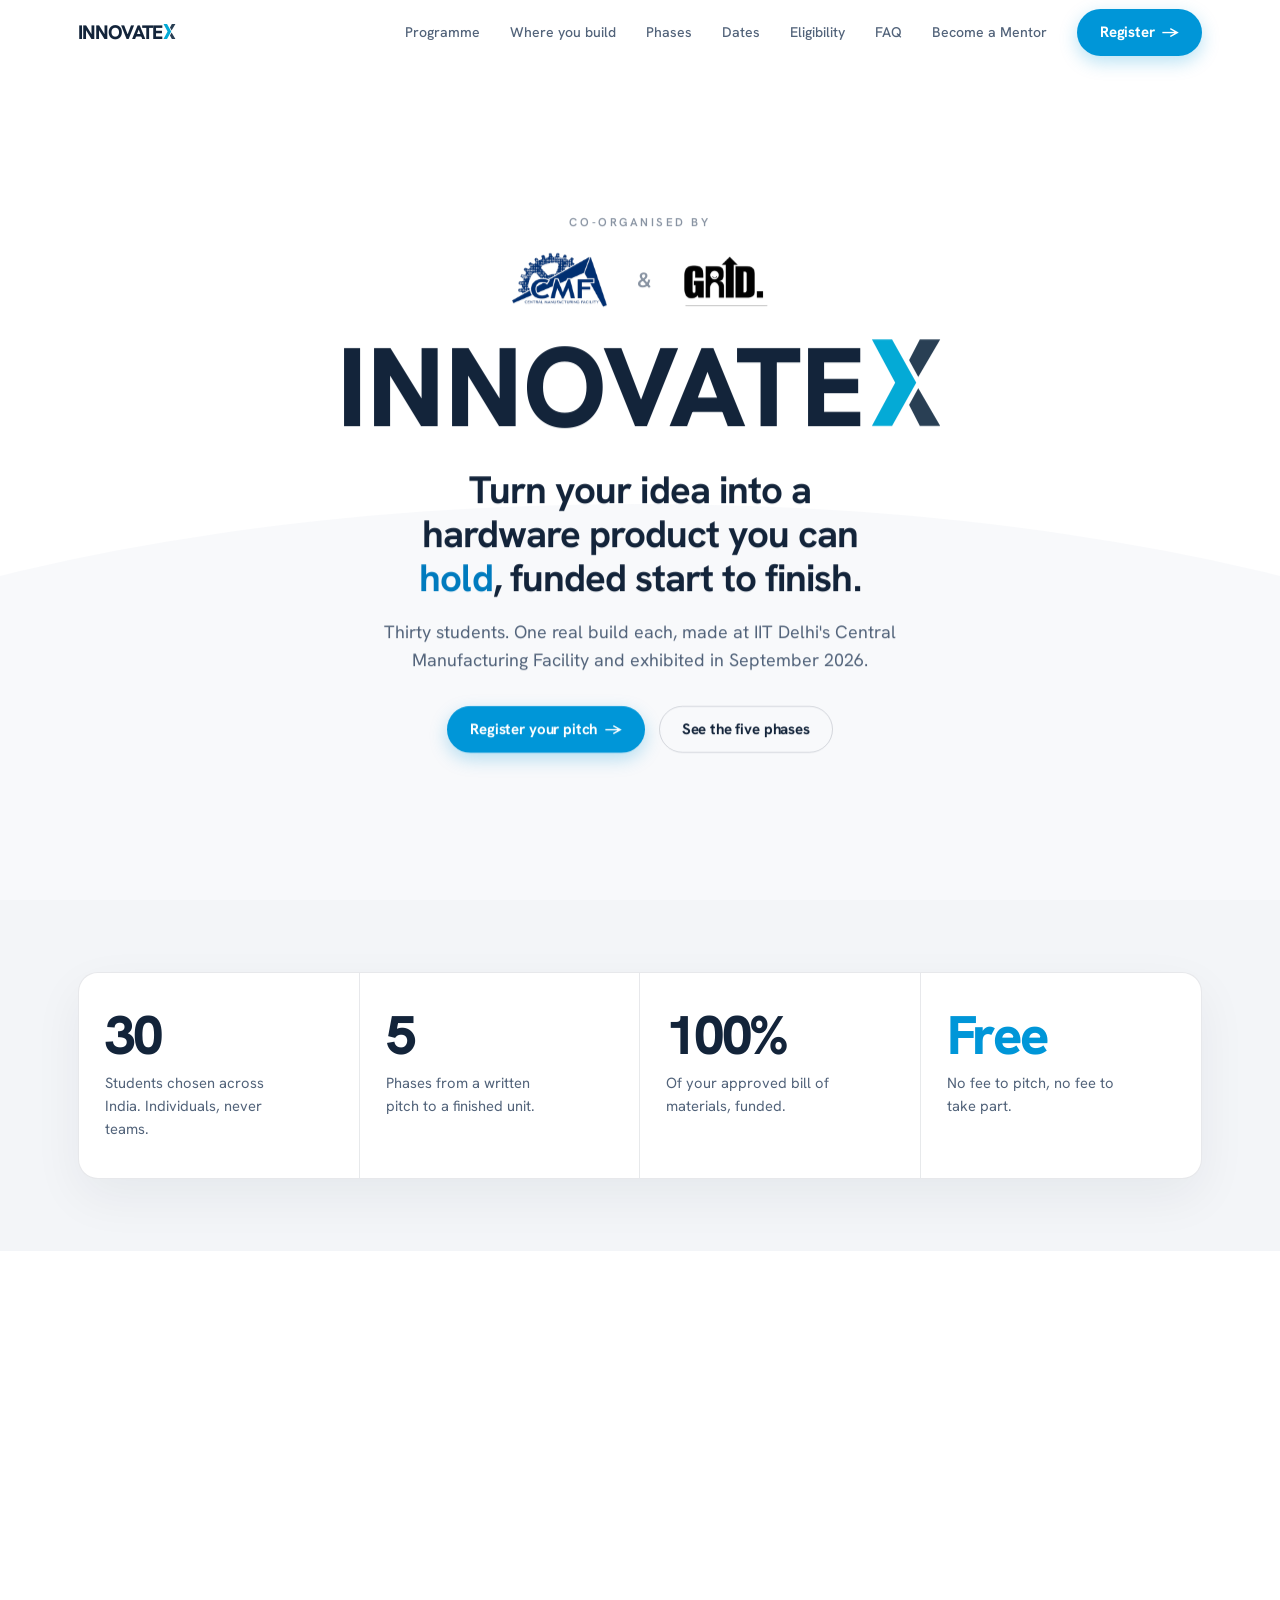
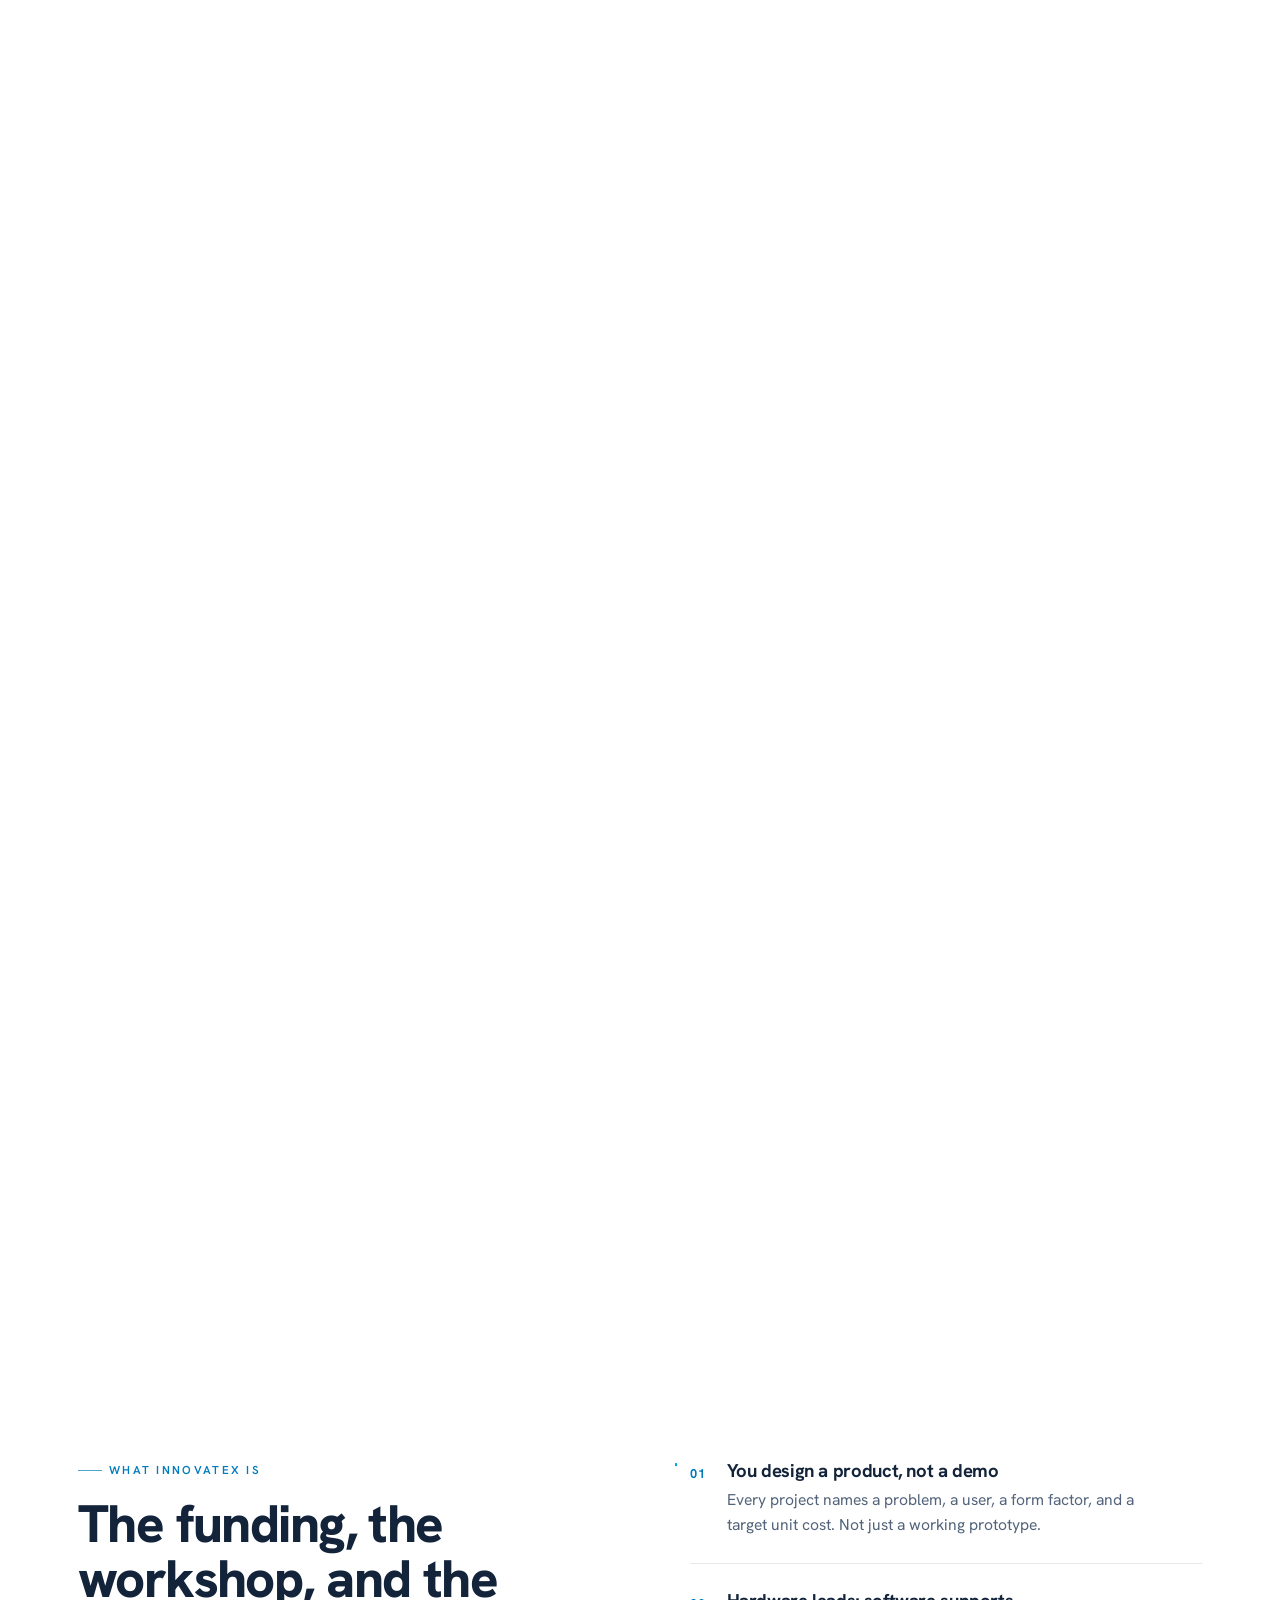
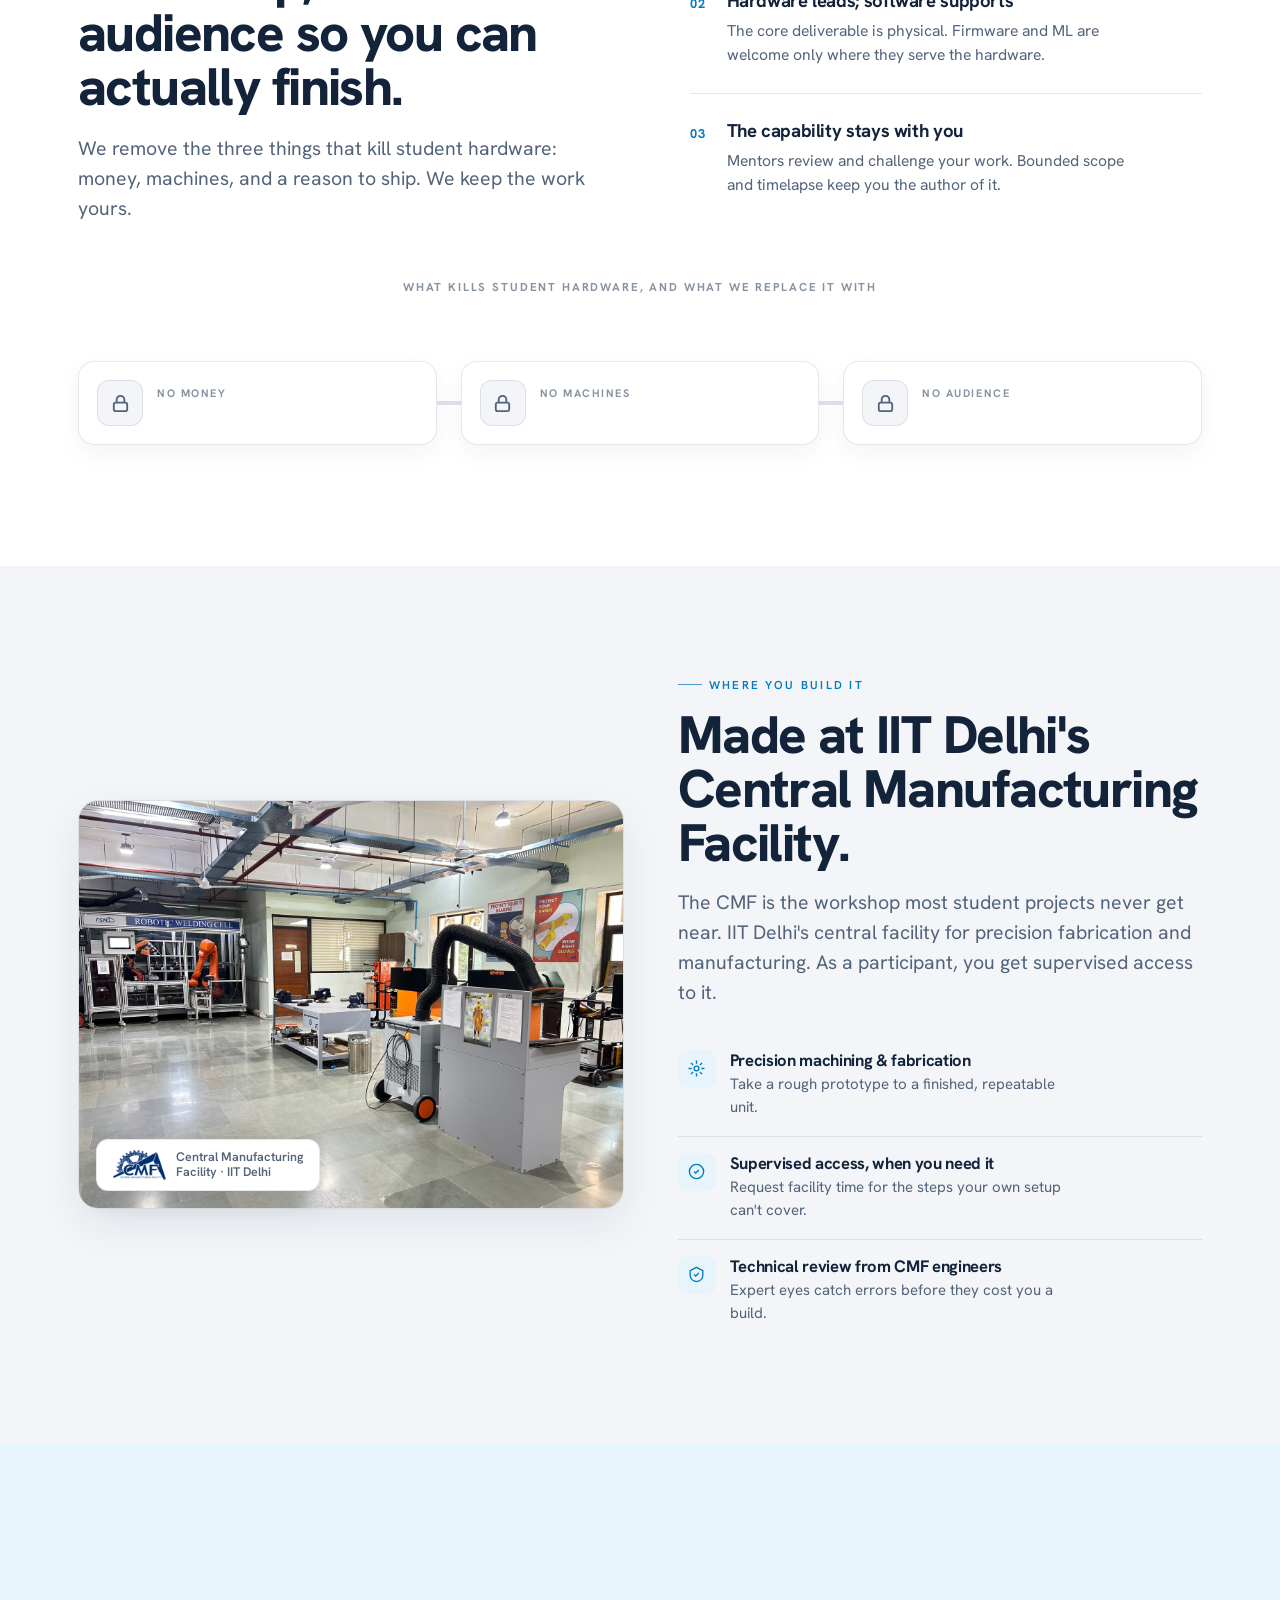
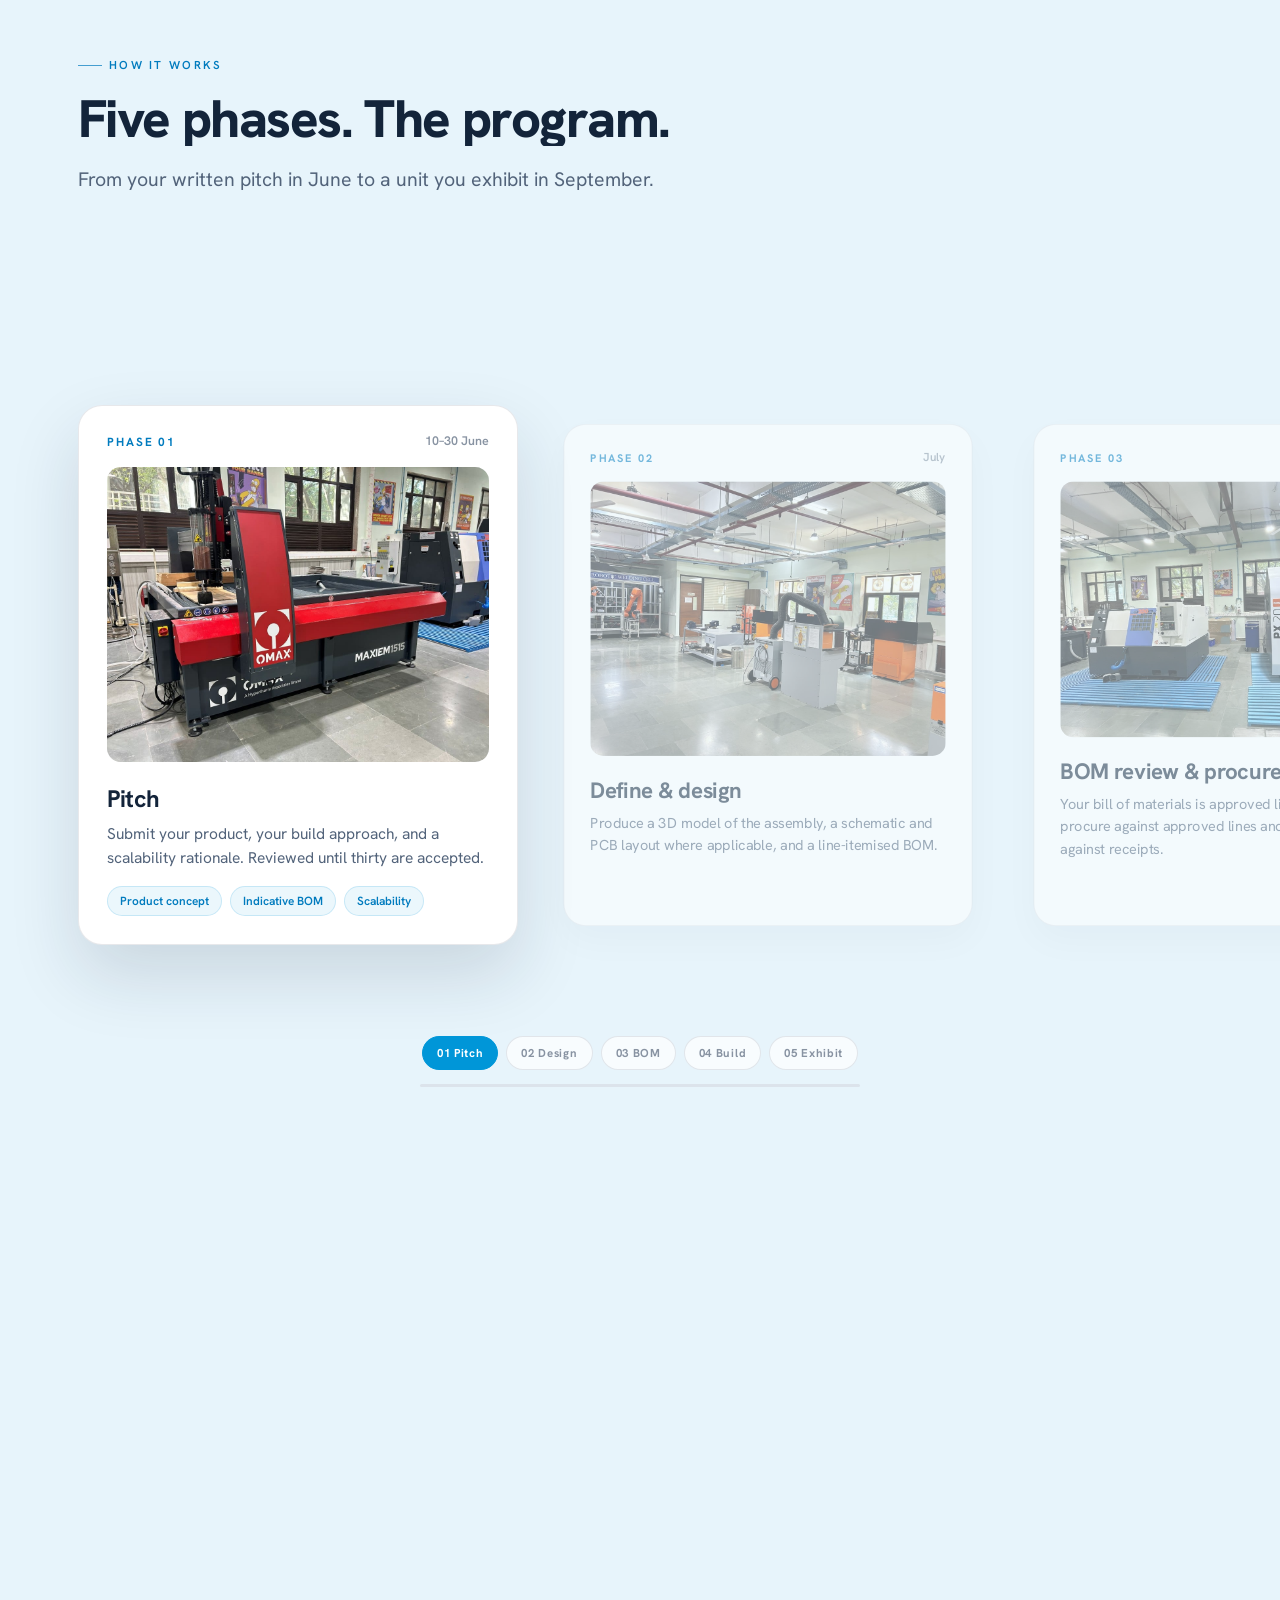
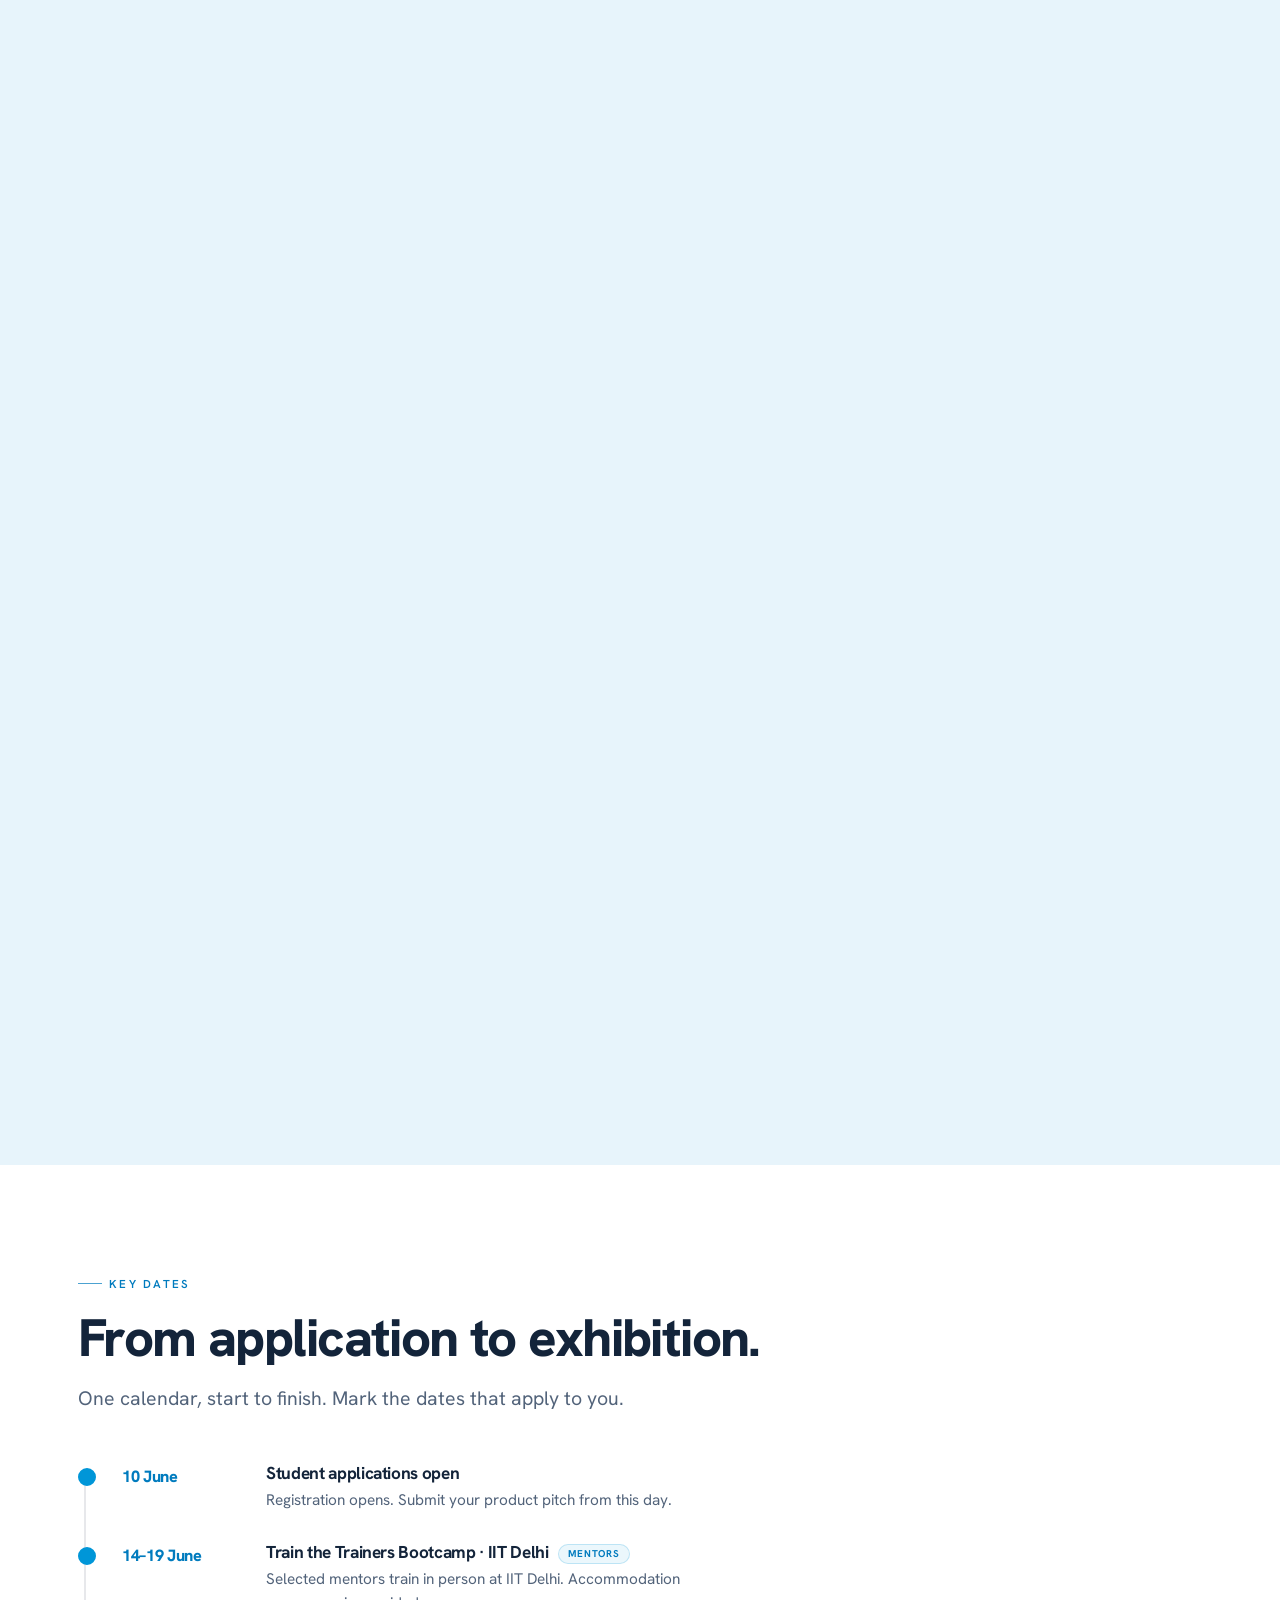
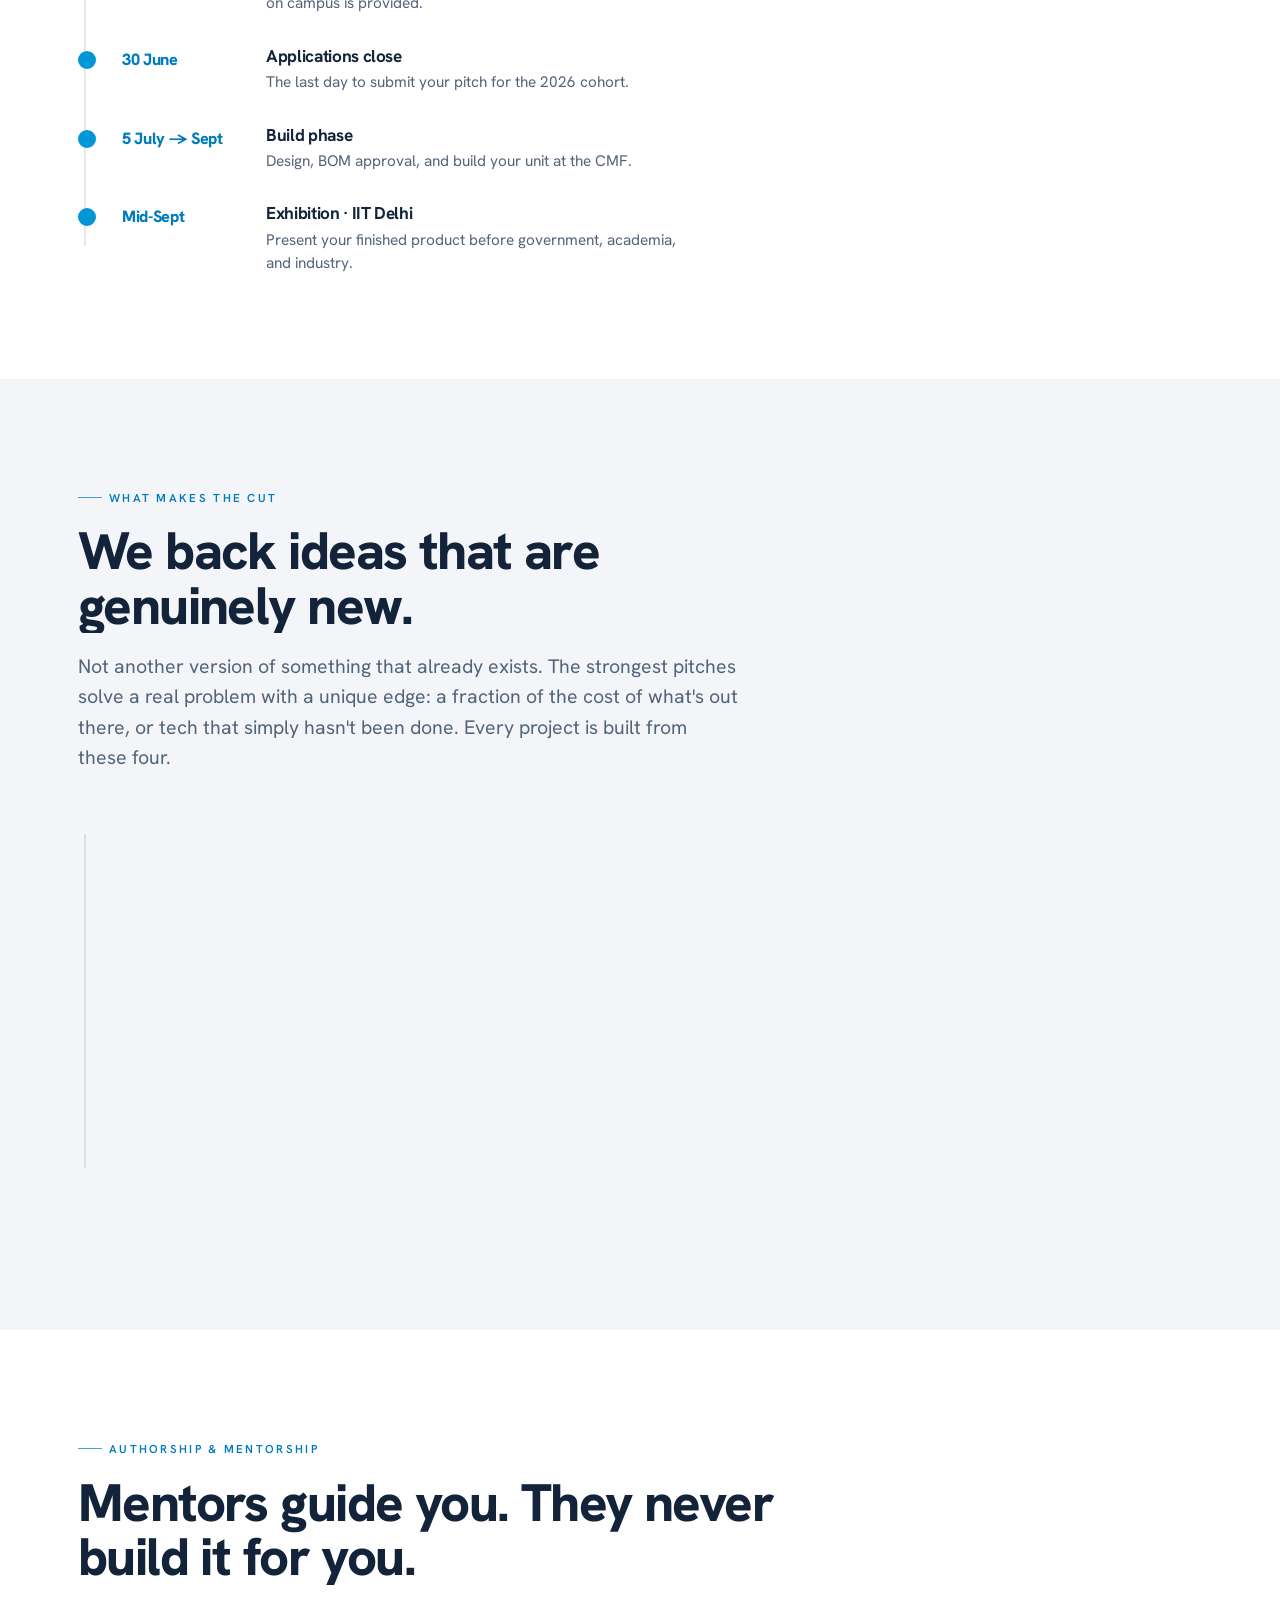
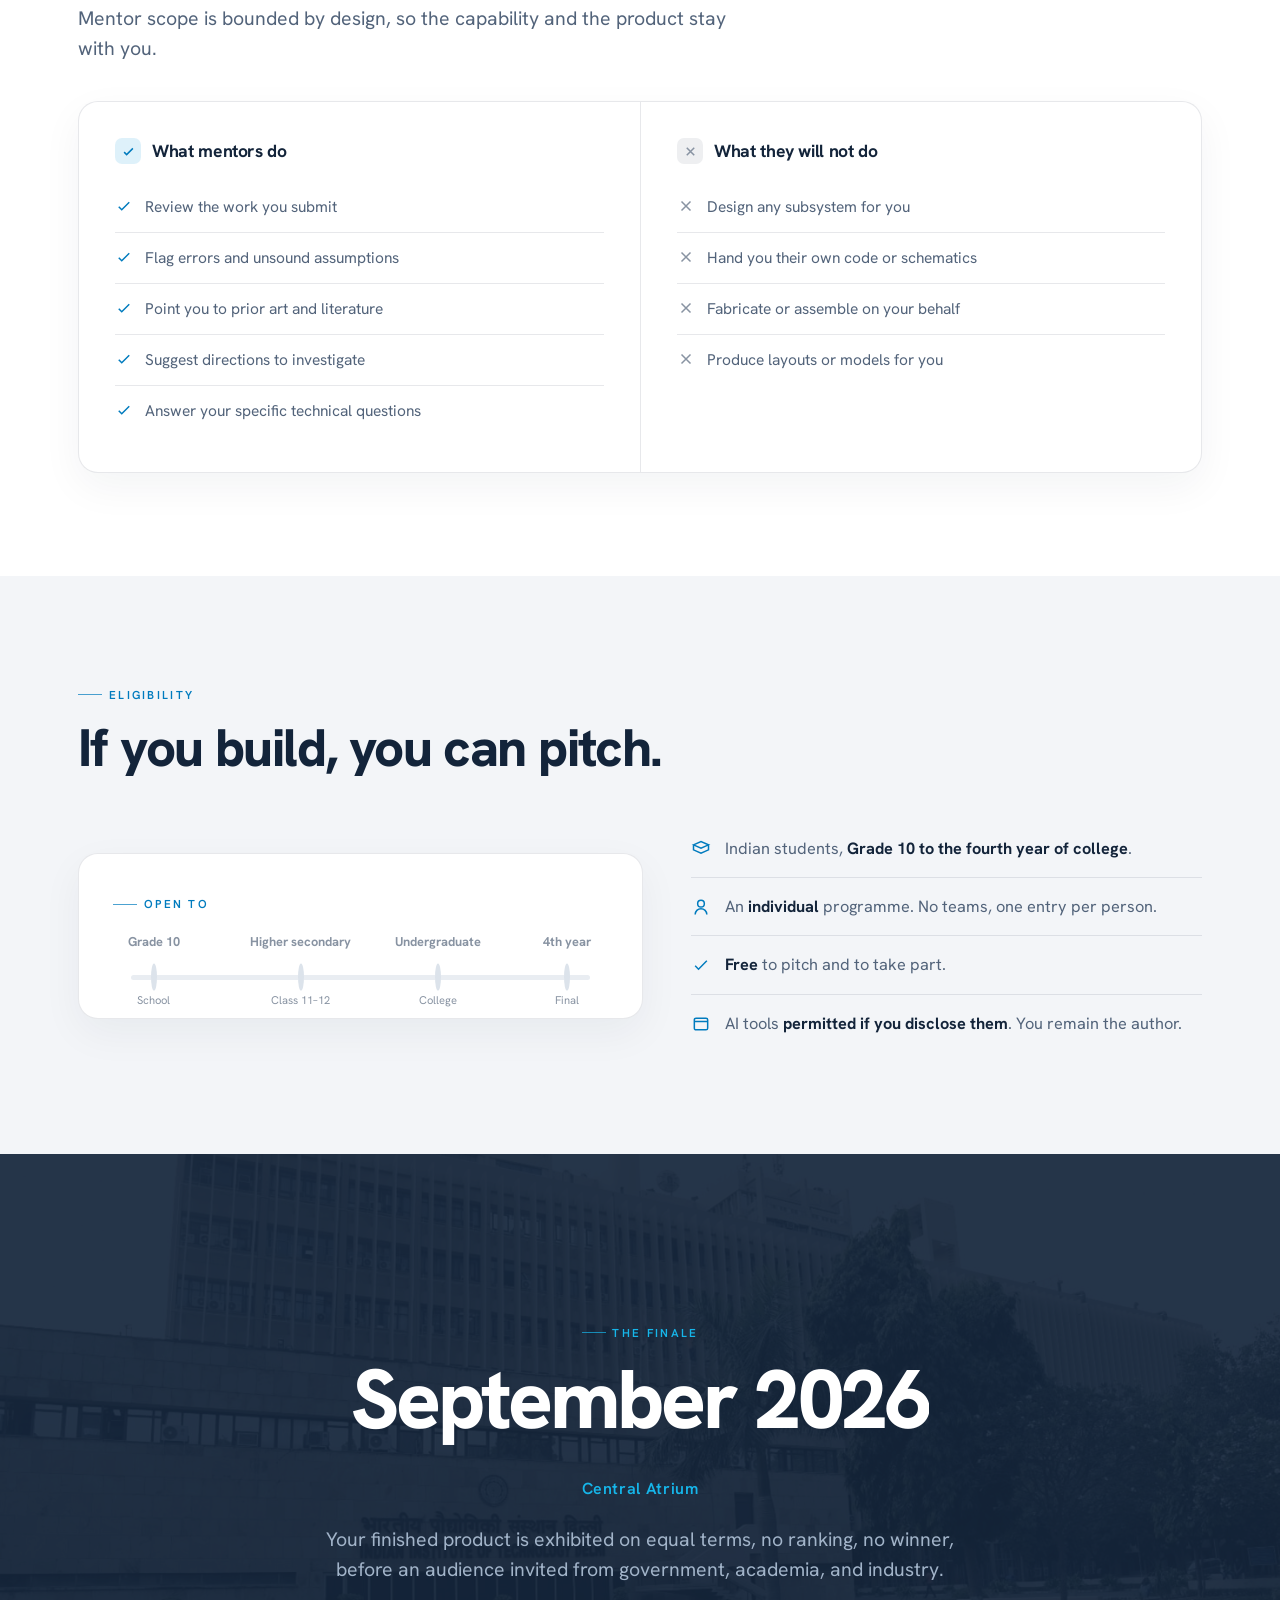
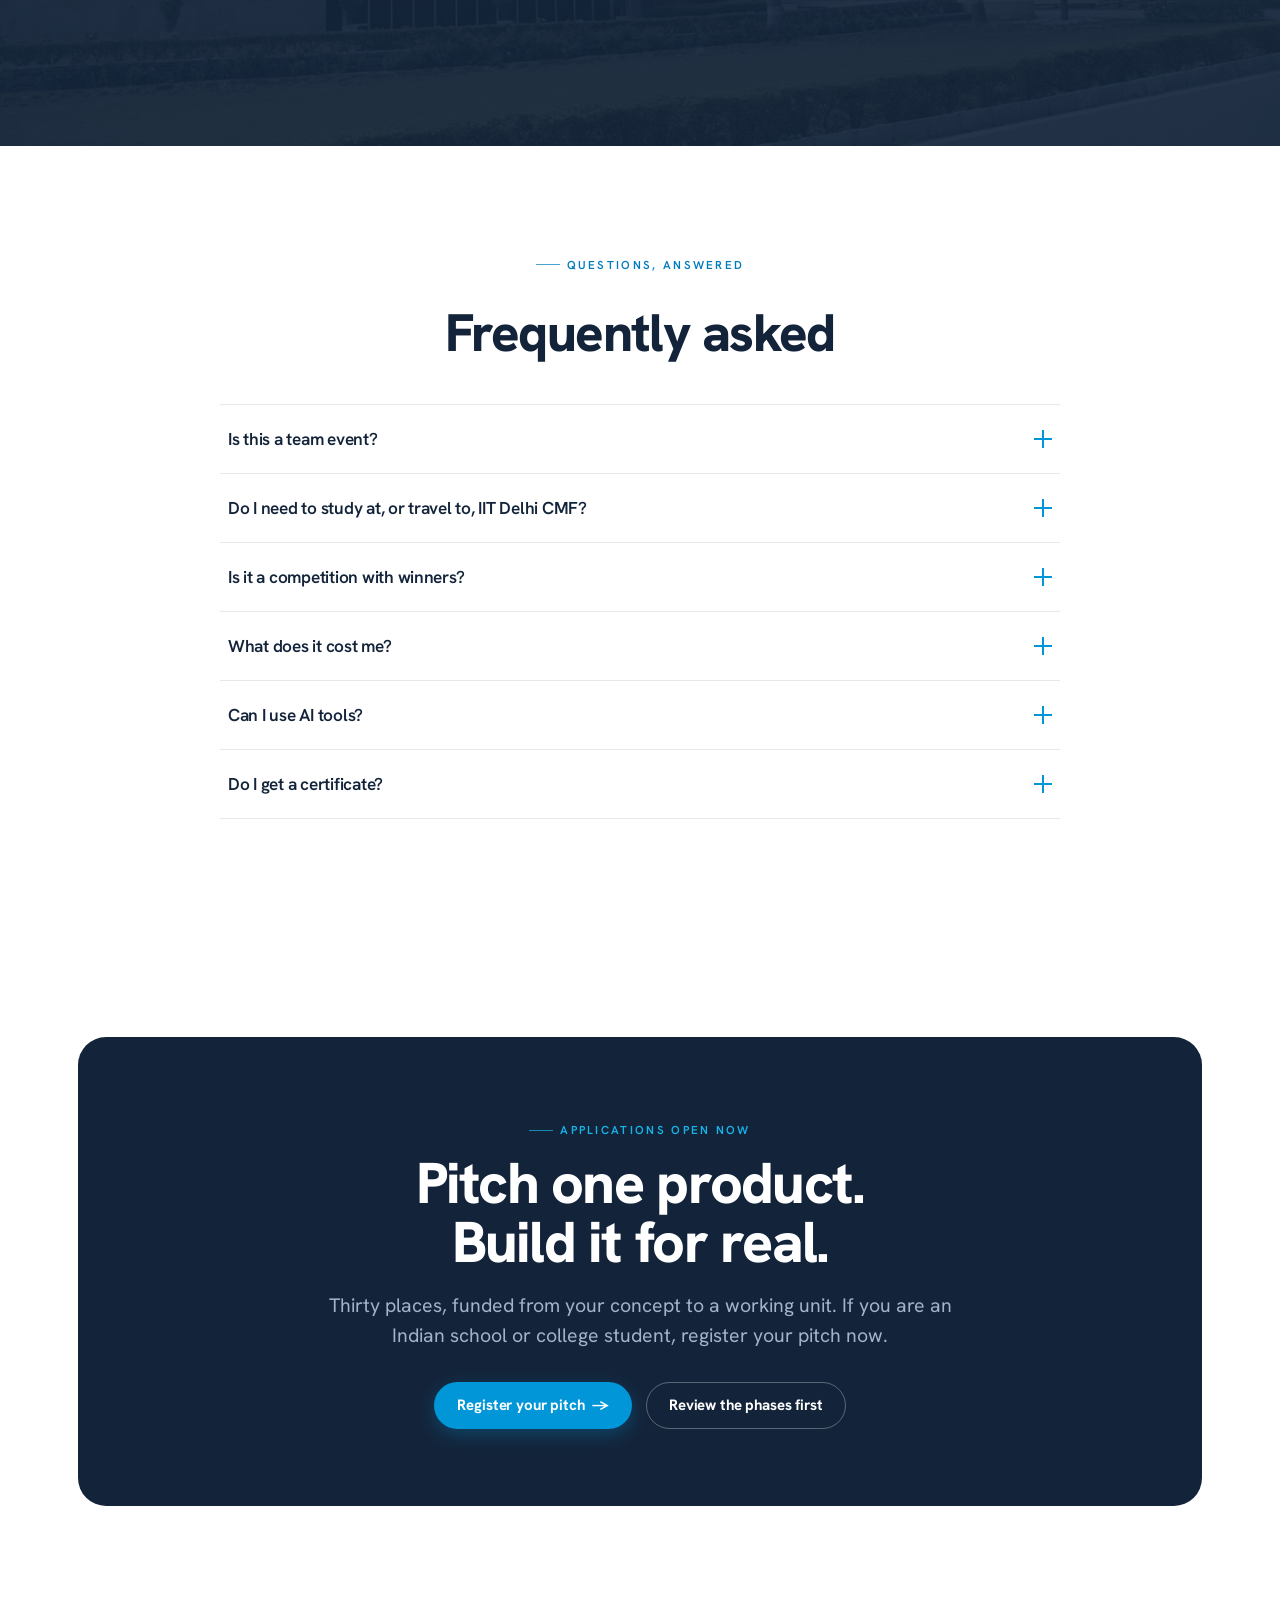
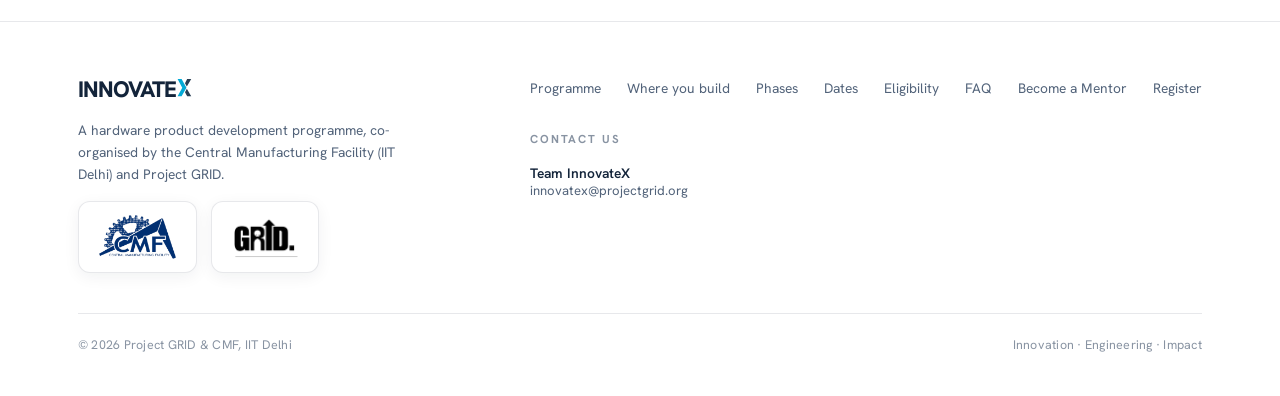
<file: index.html>
<!doctype html>
<html lang="en">
<head>
<meta charset="UTF-8" />
<meta name="viewport" content="width=device-width, initial-scale=1.0, viewport-fit=cover" />
<title>InnovateX 2026: Build one funded hardware product for Indian students · IIT Delhi CMF</title>
<meta name="description" content="InnovateX 2026: a funded programme for Indian students (Grade 10 to final-year college) to build one real hardware or deep-tech product at IIT Delhi's CMF." />
<meta name="keywords" content="InnovateX 2026, InnovateX, hardware programme for students, deep-tech, AI-powered hardware, robotics, electronics, embedded systems, student innovation opportunity, high school and college students, India, IIT Delhi CMF, Project GRID" />
<meta property="og:title" content="InnovateX 2026: Build one real hardware product" />
<meta property="og:description" content="Thirty students. One funded build each, made at IIT Delhi's CMF and exhibited September 2026." />
<meta property="og:type" content="website" />
<meta property="og:url" content="https://innovatex.projectgrid.org/" />
<meta property="og:site_name" content="InnovateX 2026" />
<meta property="og:locale" content="en_IN" />
<meta property="og:image" content="https://innovatex.projectgrid.org/assets/og-image.jpg" />
<meta property="og:image:width" content="1200" />
<meta property="og:image:height" content="630" />
<meta property="og:image:alt" content="InnovateX 2026 - build one funded hardware product at IIT Delhi's CMF" />
<meta name="twitter:card" content="summary_large_image" />
<meta name="twitter:title" content="InnovateX 2026: Build one real hardware product" />
<meta name="twitter:description" content="Thirty students. One funded build each, made at IIT Delhi's CMF and exhibited September 2026." />
<meta name="twitter:image" content="https://innovatex.projectgrid.org/assets/og-image.jpg" />
<meta name="theme-color" content="#13243A" />
    <meta name="google-site-verification" content="c2LIRpm2gs4Denfh2LugCg8todpLCJd2KDR8Kgt6WLs" />
<link rel="canonical" href="https://innovatex.projectgrid.org/" />
<link rel="icon" href="data:image/svg+xml,%3Csvg xmlns='http://www.w3.org/2000/svg' viewBox='0 0 100 100'%3E%3Crect width='100' height='100' fill='%23FFFFFF'/%3E%3Cline x1='24' y1='22' x2='78' y2='78' stroke='%2316273C' stroke-width='15'/%3E%3Cline x1='78' y1='22' x2='24' y2='78' stroke='%2316B6EA' stroke-width='15'/%3E%3C/svg%3E" />
<link rel="apple-touch-icon" href="/assets/apple-touch-icon.png" />
<link rel="preconnect" href="https://fonts.googleapis.com" />
<link rel="preconnect" href="https://fonts.gstatic.com" crossorigin />
<link href="https://fonts.googleapis.com/css2?family=Hanken+Grotesk:wght@400;500;600;700;800&display=swap" rel="stylesheet" />
<script>
  (function(){ var r=matchMedia('(prefers-reduced-motion: reduce)').matches;
    if(!r){ document.documentElement.classList.add('anim'); window.__af=setTimeout(function(){document.documentElement.classList.remove('anim');},2800); } })();
</script>
<style>
  :root{
    --paper:#FFFFFF; --grey:#F3F5F8; --grey-2:#E9EDF2; --grey-3:#DCE3EB; --icy:#E7F4FB;
    --navy:#13243A; --ink:#17273C; --ink-2:#52637A; --ink-3:#8893A2;
    --line:rgba(19,36,58,.10); --line-2:rgba(19,36,58,.16);
    --cyan:#0096D8; --cyan-deep:#007BBE; --cyan-bright:#16B6EA;
    --t-d:#EAF1F8; --t-d2:#A2B4C9;
    --font:"Untitled Sans","Hanken Grotesk","Helvetica Neue",Arial,sans-serif;
    --enter:cubic-bezier(.16,.84,.34,1); --standard:cubic-bezier(.2,0,0,1);
    --nav-h:66px; --maxw:1180px;
  }
  *{box-sizing:border-box;margin:0;padding:0}
  html{-webkit-text-size-adjust:100%;scroll-padding-top:calc(var(--nav-h) + 14px)}
  html:not(.anim){scroll-behavior:smooth}
  body{font-family:var(--font);background:var(--paper);color:var(--ink);line-height:1.55;-webkit-font-smoothing:antialiased;text-rendering:optimizeLegibility;overflow-x:hidden}
  ::selection{background:var(--cyan);color:#fff}
  img{max-width:100%;display:block}
  a{color:inherit;text-decoration:none}
  .wrap{max-width:var(--maxw);margin:0 auto;padding:0 28px}
  :focus-visible{outline:2px solid var(--cyan);outline-offset:3px;border-radius:3px}
  .skip{position:absolute;left:-9999px;top:8px;z-index:300;background:var(--navy);color:#fff;padding:10px 16px;border-radius:8px;font-weight:600}
  .skip:focus{left:14px}

  h1,h2,h3{font-weight:800;letter-spacing:-.03em;line-height:1.04;color:var(--navy)}
  h2{font-size:clamp(2rem,4.6vw,3.3rem);letter-spacing:-.03em;line-height:1.03}
  h3{font-size:1.16rem;font-weight:700;letter-spacing:-.02em;line-height:1.22;color:var(--navy)}
  .lead{font-size:clamp(1.05rem,1.55vw,1.22rem);color:var(--ink-2);max-width:60ch;line-height:1.55}
  .eyebrow{font-size:.72rem;font-weight:600;letter-spacing:.2em;text-transform:uppercase;color:var(--cyan-deep);display:inline-flex;align-items:center;gap:.6em}
  .eyebrow::before{content:"";width:24px;height:1px;background:currentColor;opacity:.7}
  .num{font-variant-numeric:tabular-nums}

  /* logo */
  .logo{display:inline-flex;align-items:baseline;gap:.04em;font-weight:800;letter-spacing:-.045em;color:var(--navy);line-height:1;white-space:nowrap}
  .logo .lx{display:inline-block;height:.82em;width:auto;align-self:baseline;transform:translateY(.025em)}
  .logo .lx .nv{fill:#293F54} .logo .lx .cy{fill:#04AAD6}

  /* nav */
  header.nav{position:fixed;top:0;left:0;right:0;z-index:100;height:var(--nav-h);display:flex;align-items:center;background:rgba(255,255,255,.82);backdrop-filter:saturate(160%) blur(14px);-webkit-backdrop-filter:saturate(160%) blur(14px);border-bottom:1px solid transparent;transition:border-color .3s var(--standard),background .3s var(--standard)}
  header.nav.scrolled{border-bottom-color:var(--line);background:rgba(255,255,255,.93)}
  .nav .wrap{display:flex;align-items:center;justify-content:space-between;width:100%}
  .nav .logo{font-size:1.22rem}
  .navlinks{display:flex;align-items:center;gap:30px}
  .navlinks a:not(.btn){font-size:.88rem;font-weight:500;color:var(--ink-2);transition:color .15s var(--standard);padding:6px 0;position:relative}
  .navlinks a:not(.btn)::after{content:"";position:absolute;left:0;right:0;bottom:0;height:2px;background:var(--cyan);transform:scaleX(0);transform-origin:left;transition:transform .25s var(--standard)}
  .navlinks a:not(.btn):hover{color:var(--navy)} .navlinks a:not(.btn):hover::after{transform:scaleX(1)}
  .btn{display:inline-flex;align-items:center;justify-content:center;gap:.5em;font-weight:700;font-size:.94rem;letter-spacing:-.01em;padding:11px 22px;border-radius:100px;cursor:pointer;border:1.5px solid transparent;min-height:44px;transition:background .15s var(--standard),transform .12s var(--standard),border-color .15s var(--standard),box-shadow .2s var(--standard)}
  .btn-primary{background:var(--cyan);color:#fff;box-shadow:0 6px 18px rgba(0,150,216,.28)}
  .btn-primary:hover{background:var(--cyan-deep);box-shadow:0 10px 26px rgba(0,150,216,.36)}
  .btn-primary:active{transform:scale(.97)}
  .btn-ghost{background:transparent;color:var(--navy);border-color:var(--line-2)}
  .btn-ghost:hover{border-color:var(--navy)}
  .btn .arr{transition:transform .15s var(--standard)}
  .btn:hover .arr{transform:translateX(3px)}
  .navtoggle{display:none;background:none;border:0;cursor:pointer;padding:10px;flex-direction:column;gap:5px;min-width:44px;min-height:44px;align-items:center;justify-content:center}
  .navtoggle span{display:block;width:22px;height:2px;background:var(--navy);transition:.25s var(--standard)}

  /* hero */
  .hero{position:relative;background:var(--paper);overflow:hidden;padding:calc(var(--nav-h) + 64px) 0 64px;min-height:100svh;display:flex;align-items:center;text-align:center}
  .hero::after{content:"";position:absolute;left:50%;bottom:0;width:150%;height:44%;transform:translateX(-50%);background:var(--grey);z-index:0;clip-path:ellipse(58% 100% at 50% 100%);opacity:.55}
  .hero .wrap{position:relative;z-index:2;width:100%}
  .hero-eyebrow{font-size:.74rem;font-weight:600;letter-spacing:.18em;text-transform:uppercase;color:var(--ink-3)}
  .hero-eyebrow b{color:var(--cyan-deep)}
  .hero-logo{margin:22px auto 0;display:flex;justify-content:center}
  .hero-logo .logo{font-size:clamp(3rem,9.5vw,7rem)}
  .hero h1{font-size:clamp(1.55rem,3vw,2.4rem);font-weight:700;letter-spacing:-.025em;line-height:1.14;color:var(--navy);max-width:21ch;margin:26px auto 0}
  .hero h1 em{font-style:normal;color:var(--cyan-deep)}
  .hero .sub{margin:18px auto 0;max-width:54ch;color:var(--ink-2);font-size:clamp(1.02rem,1.4vw,1.15rem)}
  .hero-cta{display:flex;gap:14px;justify-content:center;flex-wrap:wrap;margin-top:32px}
  .trust{margin-top:46px;display:flex;flex-direction:column;align-items:center;gap:18px}
  .trust .tl{font-size:.7rem;letter-spacing:.18em;text-transform:uppercase;color:var(--ink-3)}
  .chips{display:flex;gap:18px;align-items:center;flex-wrap:wrap;justify-content:center}
  .chip{background:#fff;border:1px solid var(--line);border-radius:12px;padding:12px 20px;height:64px;display:flex;align-items:center;box-shadow:0 4px 16px rgba(19,36,58,.06);transition:transform .25s var(--standard),box-shadow .25s var(--standard)}
  .chip:hover{transform:translateY(-3px);box-shadow:0 10px 24px rgba(19,36,58,.10)}
  .chip img{height:38px;width:auto;object-fit:contain}
  .chip.grid img{height:32px}

  /* co-organiser logo lockup (replaces text eyebrow) */
  .orgs{display:flex;flex-direction:column;align-items:center;gap:20px}
  .orgs-label{font-size:.72rem;font-weight:600;letter-spacing:.22em;text-transform:uppercase;color:var(--ink-3)}
  .orgs-row{display:flex;align-items:center;gap:30px;flex-wrap:wrap;justify-content:center}
  .orglock{display:flex;align-items:center;gap:28px}
  .orglock img{height:54px;width:auto;object-fit:contain;display:block}
  .orglock .gridimg{height:58px}
  .orglock .div{width:1px;height:48px;background:var(--line-2)}
  .orgs-row .amp{color:var(--ink-3);font-weight:600;font-size:1.3rem}

  .fx{will-change:transform,opacity}
  .anim .fx{opacity:0}
  .anim .reveal{opacity:0}

  /* sections */
  section{padding:clamp(66px,8vw,120px) 0;position:relative}
  .s-paper{background:var(--paper)} .s-grey{background:var(--grey)} .s-icy{background:var(--icy)}
  .s-navy{background:var(--navy);color:var(--t-d)}
  .s-navy h2,.s-navy h3{color:#fff}.s-navy .lead{color:var(--t-d2)}.s-navy .eyebrow{color:var(--cyan-bright)}
  .head{max-width:700px}.head .eyebrow{margin-bottom:18px}.head .lead{margin-top:18px}
  .reveal-mask{overflow:hidden;display:block}

  /* image placeholder */
  .ph{position:relative;background:linear-gradient(135deg,var(--grey) 0%,var(--grey-2) 100%);border:1px solid var(--line);border-radius:16px;overflow:hidden;display:flex;flex-direction:column;align-items:center;justify-content:center;gap:10px;color:var(--ink-3);min-height:160px}
  .ph::after{content:"";position:absolute;inset:0;background-image:repeating-linear-gradient(45deg,transparent,transparent 11px,rgba(19,36,58,.022) 11px,rgba(19,36,58,.022) 22px);pointer-events:none}
  .ph svg{width:30px;height:30px;stroke:var(--ink-3);fill:none;stroke-width:1.6;opacity:.7}
  .ph .cap{font-size:.74rem;letter-spacing:.04em;font-weight:600;color:var(--ink-3)}
  .ph.cyan{background:linear-gradient(135deg,#E7F4FB 0%,#D3ECF8 100%);border-color:rgba(0,150,216,.18)}
  .ph.cyan svg,.ph.cyan .cap{stroke:var(--cyan-deep);color:var(--cyan-deep)}

  /* credibility band */
  .cred{display:grid;grid-template-columns:repeat(4,1fr);background:#fff;border:1px solid var(--line);border-radius:20px;overflow:hidden;box-shadow:0 18px 50px rgba(19,36,58,.06)}
  .cred .c{padding:38px 26px;border-right:1px solid var(--line)}
  .cred .c:last-child{border-right:0}
  .cred .v{font-size:clamp(2.3rem,4.6vw,3.4rem);font-weight:800;letter-spacing:-.04em;line-height:.9;color:var(--navy)}
  .cred .v em{font-style:normal;color:var(--cyan)}
  .cred .l{margin-top:12px;font-size:.92rem;color:var(--ink-2);max-width:22ch}

  /* PROBLEM: cinematic "three ideas die, one lives" */
  .problem{text-align:center;background:var(--paper);padding:0;overflow:hidden}
  .problem-pin{min-height:100svh;display:flex;align-items:center}
  .problem .wrap{width:100%}
  .problem .kick{color:var(--ink-3);font-size:.72rem;letter-spacing:.24em;text-transform:uppercase;margin-bottom:46px}
  .death-stack{display:flex;flex-direction:column;gap:22px;align-items:center}
  .death{display:flex;align-items:center;gap:20px;justify-content:center;will-change:transform,opacity}
  .death-ic{width:48px;height:48px;flex:none;display:flex;align-items:center;justify-content:center;border-radius:13px;background:var(--grey);border:1px solid var(--line)}
  .death-ic svg{width:25px;height:25px;stroke:var(--ink-2);fill:none;stroke-width:1.7}
  .death-tx{position:relative;font-size:clamp(1.5rem,4.4vw,2.9rem);font-weight:800;letter-spacing:-.03em;line-height:1.1;color:var(--navy);white-space:nowrap}
  .death-tx .strike{position:absolute;left:-6px;right:-6px;top:55%;height:4px;background:#C2CAD4;transform:scaleX(0);transform-origin:left center;border-radius:4px}
  .problem .turn{display:inline-block;position:relative;font-size:clamp(2rem,6.4vw,4.4rem);font-weight:800;letter-spacing:-.035em;line-height:1.04;color:var(--navy);margin-top:46px}
  .problem .turn em{font-style:normal;color:var(--cyan)}
  .problem .turn .ul{position:absolute;left:0;right:0;bottom:-12px;height:6px;background:var(--cyan);transform:scaleX(0);transform-origin:left center;border-radius:5px}
  .anim .problem .kick,.anim .death,.anim .problem .turn{opacity:0}

  /* connecting spine through the 01-02-03 sequence */
  .deflist-wrap{position:relative}
  .deflist-wrap .spine{position:absolute;left:7px;top:9px;bottom:36px;width:2px;background:linear-gradient(var(--cyan-bright),var(--cyan));transform:scaleY(0);transform-origin:top center;border-radius:2px}
  .deflist .dn{position:relative;z-index:1}

  /* CMF machining sweep + phase-card lock-in shimmer */
  .cmf-photo{position:relative;border-radius:20px;overflow:hidden;aspect-ratio:4/3;border:1px solid var(--line);box-shadow:0 16px 44px rgba(19,36,58,.08)}
  .cmf-photo img{width:100%;height:100%;object-fit:cover;display:block;transform:scale(1.02);transition:transform .6s var(--enter)}
  .cmf-media:hover .cmf-photo img{transform:scale(1.06)}
  .cmf-media .ph::before,.cmf-photo::before{content:"";position:absolute;top:0;bottom:0;width:38%;left:-50%;background:linear-gradient(90deg,transparent,rgba(255,255,255,.6),transparent);transform:skewX(-12deg);opacity:0;z-index:2;pointer-events:none}
  .cmf-media .ph.scan::before,.cmf-photo.scan::before{animation:sweep 1.5s var(--enter) forwards}
  @keyframes sweep{0%{left:-50%;opacity:0}14%{opacity:1}82%{opacity:1}100%{left:130%;opacity:0}}
  .pcard.active .pcard-media::before{content:"";position:absolute;inset:0;background:linear-gradient(100deg,transparent,rgba(255,255,255,.5),transparent);transform:translateX(-110%) skewX(-12deg);animation:sweep2 1.05s var(--enter) .08s;pointer-events:none;z-index:2}
  @keyframes sweep2{to{transform:translateX(120%) skewX(-12deg)}}

  /* exhibition date mask reveal */
  .exhibit .dmask{display:inline-block;overflow:hidden;padding-bottom:.08em}
  .exhibit .dinner{display:inline-block}

  /* editorial deflist */
  .editorial{display:grid;grid-template-columns:1fr 1fr;gap:56px;align-items:start}
  .deflist{list-style:none;margin-top:6px;padding-left:22px}
  .deflist li{padding:26px 0;border-top:1px solid var(--line);display:grid;grid-template-columns:auto 1fr;gap:20px;align-items:start;transition:transform .25s var(--standard)}
  .deflist li:hover{transform:translateX(4px)}
  .deflist li:first-child{border-top:0;padding-top:0}
  .deflist .dn{font-size:.8rem;font-weight:700;color:var(--cyan-deep);letter-spacing:.1em;padding-top:4px}
  .deflist h3{margin-bottom:6px}.deflist p{color:var(--ink-2);font-size:.98rem;max-width:46ch}

  /* CMF section */
  .cmf-grid{display:grid;grid-template-columns:1.02fr .98fr;gap:54px;align-items:center}
  .cmf-media{position:relative}
  .cmf-media .ph{min-height:380px;border-radius:20px}
  .cmf-badge{position:absolute;left:18px;bottom:18px;background:#fff;border:1px solid var(--line);border-radius:12px;padding:10px 16px;display:flex;align-items:center;gap:10px;box-shadow:0 10px 30px rgba(19,36,58,.12)}
  .cmf-badge img{height:30px;width:auto}
  .cmf-badge span{font-size:.78rem;font-weight:600;color:var(--ink-2);line-height:1.2}
  .cmf-feats{list-style:none;margin-top:26px}
  .cmf-feats li{display:flex;gap:14px;padding:16px 0;border-top:1px solid var(--line)}
  .cmf-feats li:first-child{border-top:0}
  .cmf-feats .fi{width:38px;height:38px;border-radius:10px;background:var(--icy);display:flex;align-items:center;justify-content:center;flex:none}
  .cmf-feats .fi svg{width:19px;height:19px;stroke:var(--cyan-deep);fill:none;stroke-width:1.7}
  .cmf-feats h3{font-size:1.04rem;margin-bottom:3px}
  .cmf-feats p{font-size:.94rem;color:var(--ink-2);max-width:42ch}

  /* PHASES: pinned horizontal w/ snap */
  .phases-head{padding:clamp(66px,8vw,110px) 0 30px}
  .phases-pin{position:relative;height:100svh;overflow:hidden}
  .phases-track{display:flex;align-items:center;gap:30px;height:100%;padding:0 max(28px,calc((100vw - var(--maxw))/2 + 28px));will-change:transform}
  .pcard{flex:0 0 min(70vw,440px);background:#fff;border:1px solid var(--line);border-radius:24px;height:min(70vh,540px);display:flex;flex-direction:column;overflow:hidden;box-shadow:0 16px 40px rgba(19,36,58,.06);transition:transform .45s var(--enter),box-shadow .45s var(--enter),opacity .45s var(--enter)}
  .pcard-top{display:flex;align-items:center;justify-content:space-between;padding:26px 28px 16px}
  .pcard .pn{font-size:.74rem;letter-spacing:.16em;text-transform:uppercase;color:var(--cyan-deep);font-weight:700}
  .pcard .when{font-size:.78rem;color:var(--ink-3);font-weight:600}
  .pcard-media{flex:1;margin:0 28px;border-radius:14px;min-height:120px;position:relative;overflow:hidden;background:var(--grey)}
  .pcard-media img{position:absolute;inset:0;width:100%;height:100%;object-fit:cover;display:block}
  .pcard-body{padding:22px 28px 28px}
  .pcard-body h3{font-size:1.5rem;margin-bottom:8px}
  .pcard-body p{color:var(--ink-2);font-size:.97rem}
  .deliv{list-style:none;display:flex;flex-wrap:wrap;gap:8px;margin-top:16px}
  .deliv li{font-size:.74rem;font-weight:600;color:var(--cyan-deep);background:rgba(0,150,216,.08);border:1px solid rgba(0,150,216,.16);border-radius:100px;padding:5px 12px}
  .pcard .note{display:inline-block;margin-top:12px;font-size:.74rem;color:var(--cyan-deep);border:1px solid rgba(0,150,216,.3);border-radius:100px;padding:5px 13px}
  /* slot-machine emphasis */
  .phases.snapping .pcard{opacity:.5;transform:scale(.93)}
  .phases.snapping .pcard.active{opacity:1;transform:scale(1);box-shadow:0 30px 70px rgba(19,36,58,.14)}
  .phases.snapping .pcard .pcard-body,.phases.snapping .pcard .pcard-media{transition:opacity .4s var(--enter),transform .4s var(--enter)}
  .phases.snapping .pcard:not(.active) .deliv,.phases.snapping .pcard:not(.active) .note{opacity:0;transform:translateY(10px)}
  .phases.snapping .pcard.active .deliv,.phases.snapping .pcard.active .note{opacity:1;transform:none;transition:opacity .5s var(--enter) .12s,transform .5s var(--enter) .12s}
  .phases-foot{position:absolute;left:0;right:0;bottom:38px;z-index:3;display:flex;flex-direction:column;align-items:center;gap:14px}
  .steps{display:flex;gap:8px}
  .steps .stp{display:flex;align-items:center;gap:8px;font-size:.72rem;font-weight:700;letter-spacing:.06em;color:var(--ink-3);padding:7px 14px;border-radius:100px;border:1px solid var(--line);background:rgba(255,255,255,.7);transition:.3s var(--standard)}
  .steps .stp.on{color:#fff;background:var(--cyan);border-color:var(--cyan)}
  .phases-prog{width:min(440px,70vw);height:3px;background:var(--grey-3);border-radius:3px;overflow:hidden}
  .phases-prog span{display:block;height:100%;width:0;background:var(--cyan);border-radius:3px}
  .scrollcue{display:inline-flex;align-items:center;gap:8px;font-size:.74rem;letter-spacing:.04em;color:var(--ink-3);margin-top:8px}

  /* ledgers */
  .ledgers{display:grid;grid-template-columns:1fr 1fr;gap:22px;margin-top:38px}
  .ledger{background:#fff;border:1px solid var(--line);border-radius:18px;padding:30px;box-shadow:0 10px 30px rgba(19,36,58,.05)}
  .ledger h3{display:flex;align-items:center;gap:11px;margin-bottom:16px;font-size:1.08rem}
  .ledger .dot{width:24px;height:24px;border-radius:50%;display:flex;align-items:center;justify-content:center;flex:none}
  .ledger.yes .dot{background:rgba(0,150,216,.13)} .ledger.no .dot{background:rgba(19,36,58,.07)}
  .ledger .dot svg{width:14px;height:14px;stroke-width:2.4;fill:none}
  .ledger.yes .dot svg{stroke:var(--cyan-deep)} .ledger.no .dot svg{stroke:var(--ink-3)}
  .ledger ul{list-style:none}
  .ledger li{padding:12px 0;border-top:1px solid var(--line);font-size:.97rem;color:var(--ink-2);display:flex;gap:12px;align-items:flex-start}
  .ledger li:first-child{border-top:0}
  .ledger li svg{width:17px;height:17px;flex:none;margin-top:3px;fill:none;stroke-width:2}
  .ledger.yes li svg{stroke:var(--cyan-deep)} .ledger.no li svg{stroke:var(--ink-3)}

  /* 3 — requirements: editorial argument stack */
  .req-stack{position:relative;--rqs-gutter:46px;padding-left:var(--rqs-gutter);margin:52px 0 0}
  .rqs-rail{position:absolute;left:6px;top:10px;width:2px;bottom:60px;background:var(--line);border-radius:2px;overflow:hidden}
  .rqs-fill{width:100%;height:100%;background:var(--cyan);transform-origin:top;transform:scaleY(1)}
  .rqs-row{position:relative;display:flex;align-items:flex-start;gap:20px;padding-bottom:34px}
  .rqs-row::before{content:'';position:absolute;left:calc(var(--rqs-gutter) * -1);top:7px;width:14px;height:14px;border-radius:50%;border:2px solid var(--cyan);background:var(--cyan);z-index:1;transition:border-color .3s,background .3s}
  .rqs-content{flex:1;display:flex;align-items:flex-start;gap:14px}
  .rqs-n{font-size:.7rem;font-weight:800;letter-spacing:.07em;color:var(--cyan-deep);padding-top:3px;white-space:nowrap;min-width:18px}
  .rqs-h{font-size:1.04rem;font-weight:700;color:var(--navy);margin:0 0 4px}
  .rqs-p{font-size:.85rem;color:var(--ink-3);margin:0;line-height:1.55}
  .rqs-vis{width:84px;height:54px;flex-shrink:0}
  .rqs-vis svg{width:100%;height:100%;overflow:visible}
  .rv-line,.rv-mkt,.rv-edge,.rv-box,.rv-step,.rv-arr,.rv-pins{fill:none;stroke-linecap:round;stroke-linejoin:round}
  .rv-line,.rv-box,.rv-pins,.rv-step{stroke:var(--navy);stroke-width:1.6}
  .rv-mkt{stroke:var(--grey-3);stroke-width:1.5}
  .rv-edge,.rv-arr{stroke:var(--cyan-deep);stroke-width:2}
  .rv-dot{fill:var(--cyan)}
  .rqs-sum{display:flex;align-items:center;gap:12px;padding:13px 18px;background:rgba(0,131,219,.07);border:1.5px solid var(--cyan);border-radius:14px}
  .rqs-sum svg{width:18px;height:18px;stroke:var(--cyan-deep);stroke-width:2;fill:none;flex-shrink:0;stroke-linecap:round;stroke-linejoin:round}
  .rqs-sum span{font-weight:700;color:var(--navy);font-size:.95rem}

  /* scope */
  .scope{display:grid;grid-template-columns:1fr 1fr;border:1px solid var(--line);border-radius:20px;overflow:hidden;background:#fff;margin-top:38px;box-shadow:0 14px 40px rgba(19,36,58,.05)}
  .scope .col{padding:36px}.scope .col+.col{border-left:1px solid var(--line)}
  .scope .col h3{display:flex;align-items:center;gap:11px;margin-bottom:18px;font-size:1.1rem}
  .scope .bd{width:26px;height:26px;border-radius:7px;display:flex;align-items:center;justify-content:center;flex:none}
  .scope .bd svg{width:15px;height:15px;stroke-width:2.4;fill:none}
  .scope .do .bd{background:rgba(0,150,216,.13)} .scope .do .bd svg{stroke:var(--cyan-deep)}
  .scope .dont .bd{background:rgba(19,36,58,.07)} .scope .dont .bd svg{stroke:var(--ink-3)}
  .scope ul{list-style:none}
  .scope li{padding:13px 0;border-top:1px solid var(--line);display:flex;gap:12px;color:var(--ink-2);font-size:.97rem}
  .scope li:first-of-type{border-top:0}
  .scope li svg{width:18px;height:18px;flex:none;margin-top:2px;stroke-width:2;fill:none}
  .scope .do li svg{stroke:var(--cyan-deep)} .scope .dont li svg{stroke:var(--ink-3)}

  /* eligibility */
  .elig{display:grid;grid-template-columns:1.05fr .95fr;gap:48px;align-items:center}
  .scale{background:#fff;border:1px solid var(--line);border-radius:20px;padding:34px;box-shadow:0 14px 40px rgba(19,36,58,.05)}
  .scale .bar{height:10px;border-radius:100px;background:var(--grey-2);position:relative;margin:26px 0 14px;overflow:hidden}
  .scale .bar .lit{position:absolute;inset:0;background:var(--cyan);transform-origin:left;transform:scaleX(0)}
  .scale .ends{display:flex;justify-content:space-between;font-weight:700;color:var(--navy);font-size:.95rem}
  .scale .mid{display:flex;justify-content:space-between;font-size:.77rem;color:var(--ink-3);margin-top:8px}
  .facts2{list-style:none}
  .facts2 li{display:flex;gap:14px;padding:16px 0;border-top:1px solid var(--line);font-size:1.02rem;color:var(--ink-2)}
  .facts2 li:first-child{border-top:0}.facts2 li b{color:var(--navy);font-weight:700}
  .facts2 li svg{width:20px;height:20px;flex:none;margin-top:3px;stroke:var(--cyan-deep);fill:none;stroke-width:1.8}

  /* exhibition */
  .exhibit{position:relative;color:#fff;text-align:center;overflow:hidden;background:var(--navy);padding:clamp(110px,18vh,210px) 0}
  .exhibit .bgwrap{position:absolute;inset:-12% 0;z-index:0;overflow:hidden}
  .exhibit .bgimg{width:100%;height:100%;object-fit:cover;opacity:.20;filter:grayscale(.4)}
  .exhibit .ov{position:absolute;inset:0;background:rgba(19,36,58,.6);z-index:1}
  .exhibit .wrap{position:relative;z-index:2}
  .exhibit .date{font-size:clamp(2.6rem,7vw,5.2rem);font-weight:800;letter-spacing:-.04em;color:#fff;line-height:1}
  .exhibit .where{margin-top:16px;color:var(--cyan-bright);font-weight:600;letter-spacing:.04em}
  .exhibit p.lead{margin:22px auto 0;color:var(--t-d2);text-align:center}

  /* KEY DATES timeline */
  .tl-stack{position:relative;--tl-gutter:44px;padding-left:var(--tl-gutter);margin:50px 0 0;max-width:780px}
  .tl-rail{position:absolute;left:6px;top:9px;bottom:30px;width:2px;background:var(--line);border-radius:2px;overflow:hidden}
  .tl-fill{display:block;width:100%;height:100%;background:linear-gradient(var(--cyan-bright),var(--cyan));transform-origin:top center;transform:scaleY(1)}
  .tl-row{position:relative;display:flex;align-items:flex-start;gap:22px;padding-bottom:30px}
  .tl-row:last-child{padding-bottom:0}
  .tl-row::before{content:"";position:absolute;left:calc(var(--tl-gutter) * -1);top:5px;width:14px;height:14px;border-radius:50%;border:2px solid var(--cyan);background:var(--cyan);z-index:1}
  .tl-date{flex:none;min-width:122px;font-weight:800;color:var(--cyan-deep);font-size:1.02rem;letter-spacing:-.02em;padding-top:1px}
  .tl-c h3{font-size:1.08rem;margin-bottom:4px}
  .tl-c p{color:var(--ink-2);font-size:.96rem;max-width:48ch}
  .tl-tag{display:inline-block;margin-left:9px;font-size:.62rem;font-weight:700;letter-spacing:.1em;text-transform:uppercase;color:var(--cyan-deep);background:rgba(0,150,216,.08);border:1px solid rgba(0,150,216,.2);border-radius:100px;padding:3px 9px;vertical-align:middle}
  @media(max-width:560px){ .tl-row{flex-direction:column;gap:4px} .tl-date{min-width:0} }

  /* register notice */
  .reg-notice{margin:22px auto 0;font-size:.96rem;color:#fff;background:rgba(255,255,255,.09);border:1px solid rgba(255,255,255,.2);border-radius:100px;padding:11px 22px;display:inline-block;opacity:0;transform:translateY(6px);transition:opacity .35s var(--enter),transform .35s var(--enter)}
  .reg-notice.show{opacity:1;transform:none}
  .reg-notice b{color:#fff;font-weight:800}

  /* faq */
  .faq{max-width:840px;margin:0 auto}
  .qa{border-top:1px solid var(--line)}.qa:last-child{border-bottom:1px solid var(--line)}
  .qa button{width:100%;background:none;border:0;cursor:pointer;text-align:left;padding:23px 8px;display:flex;align-items:center;justify-content:space-between;gap:20px;font-family:inherit;font-size:1.08rem;font-weight:600;letter-spacing:-.015em;color:var(--navy);min-height:44px;transition:color .2s}
  .qa button:hover{color:var(--cyan-deep)}
  .qa .pm{position:relative;width:18px;height:18px;flex:none}
  .qa .pm::before,.qa .pm::after{content:"";position:absolute;background:var(--cyan);transition:transform .25s var(--standard)}
  .qa .pm::before{top:50%;left:0;right:0;height:2px;transform:translateY(-50%)}
  .qa .pm::after{left:50%;top:0;bottom:0;width:2px;transform:translateX(-50%)}
  .qa[aria-expanded="true"] .pm::after{transform:translateX(-50%) rotate(90deg);opacity:0}
  .qa .ans{max-height:0;overflow:hidden;transition:max-height .3s var(--standard)}
  .qa .ans p{padding:0 8px 23px;color:var(--ink-2);max-width:66ch;font-size:1rem}

  /* cta */
  .cta{padding:clamp(70px,9vw,120px) 0}
  .cta-card{background:var(--navy);border-radius:28px;padding:clamp(44px,6vw,80px);text-align:center;position:relative;overflow:hidden}
  .cta-card h2{color:#fff;font-size:clamp(2.1rem,5vw,3.6rem);max-width:18ch;margin:0 auto}
  .cta-card .lead{margin:18px auto 32px;color:var(--t-d2);text-align:center}
  .cta-card .hero-cta{justify-content:center}
  .cta-card .eyebrow{color:var(--cyan-bright);justify-content:center;margin-bottom:14px}

  footer{background:var(--paper);color:var(--ink-2);padding:56px 0 40px;border-top:1px solid var(--line)}
  .foot{display:flex;justify-content:space-between;align-items:flex-start;gap:40px;flex-wrap:wrap}
  .foot .logo{font-size:1.4rem;margin-bottom:8px}
  .foot p{font-size:.86rem;max-width:42ch;line-height:1.6;margin-top:10px}
  .foot .links{display:flex;gap:26px;flex-wrap:wrap}
  .foot .links a{font-size:.86rem;color:var(--ink-2);transition:color .15s}.foot .links a:hover{color:var(--navy)}
  .foot-chips{display:flex;gap:14px;flex-wrap:wrap;margin-top:16px}
  .foot-chips .chip{height:72px;padding:12px 20px}.foot-chips .chip img{height:44px}
  .foot-right{display:flex;flex-direction:column;gap:30px;align-items:flex-start}
  .foot-contact h4{font-size:.72rem;font-weight:700;letter-spacing:.16em;text-transform:uppercase;color:var(--ink-3);margin-bottom:16px}
  .contact-grid{display:grid;grid-template-columns:repeat(2,minmax(0,1fr));gap:14px 44px}
  .contact-grid .ct{display:flex;flex-direction:column;line-height:1.35}
  .contact-grid .ct .nm{font-size:.86rem;font-weight:600;color:var(--navy)}
  .contact-grid .ct a{font-size:.82rem;color:var(--ink-2);transition:color .15s}.contact-grid .ct a:hover{color:var(--cyan-deep)}
  .legal{margin-top:40px;padding-top:22px;border-top:1px solid var(--line);display:flex;justify-content:space-between;gap:18px;flex-wrap:wrap;font-size:.78rem;color:var(--ink-3);letter-spacing:.02em}

  /* ============ DIEGETIC STORY FIGURES ============ */
  .figcap{font-size:.72rem;font-weight:700;letter-spacing:.16em;text-transform:uppercase;color:var(--ink-3);text-align:center;margin-bottom:8px}

  /* 1 — blockers track: three gates unlock as the rail fills */
  .btrack{position:relative;margin:48px 0 0;padding:18px 0}
  .btrack .rail{position:absolute;left:30px;right:30px;top:50%;height:4px;background:var(--grey-3);border-radius:4px;transform:translateY(-50%)}
  .btrack .rail .rfill{position:absolute;left:0;top:0;bottom:0;width:100%;background:linear-gradient(90deg,var(--cyan),var(--cyan-bright));transform-origin:left;transform:scaleX(1);border-radius:4px}
  .btrack .gates{position:relative;display:grid;grid-template-columns:repeat(3,1fr);gap:24px}
  .gate{background:#fff;border:1px solid var(--line);border-radius:16px;padding:18px 18px;display:flex;align-items:center;gap:14px;box-shadow:0 12px 32px rgba(19,36,58,.07);border-color:rgba(0,150,216,.4)}
  .gate .gic{width:46px;height:46px;border-radius:12px;flex:none;display:flex;align-items:center;justify-content:center;background:var(--cyan);border:1px solid var(--cyan);position:relative}
  .gate .gic svg{width:23px;height:23px;fill:none;stroke-width:1.9;position:absolute}
  .gate .gic .lock{stroke:var(--ink-2);opacity:0}
  .gate .gic .chk{stroke:#fff;opacity:1}
  .gate .gtx{display:flex;flex-direction:column;gap:2px;min-width:0}
  .gate .gk{font-size:.68rem;letter-spacing:.14em;text-transform:uppercase;color:var(--ink-3);font-weight:700}
  .gate .gv{font-size:1.02rem;font-weight:700;color:var(--navy);line-height:1.15;opacity:1}
  .gate.locked{border-color:var(--line);box-shadow:0 8px 22px rgba(19,36,58,.05)}
  .gate.locked .gic{background:var(--grey);border-color:var(--line)}
  .gate.locked .gic .lock{opacity:1} .gate.locked .gic .chk{opacity:0}
  .gate.locked .gv{opacity:0}


  /* (req-stack CSS is in requirements block above) */

  /* 4 — mentorship boundary that holds */
  .bound{position:relative;margin:0}
  .scope{position:relative}
  .bshield{position:absolute;left:50%;top:50%;transform:translate(-50%,-50%);z-index:3;width:50px;height:58px;display:flex;align-items:center;justify-content:center;background:#fff;border-radius:14px;box-shadow:0 10px 28px rgba(19,36,58,.12)}
  .bshield svg{width:28px;height:28px;stroke:var(--cyan-deep);fill:rgba(0,150,216,.08);stroke-width:1.7}
  .bline{position:absolute;left:50%;top:8%;bottom:8%;width:2px;background:repeating-linear-gradient(var(--cyan) 0 7px,transparent 7px 14px);transform:translateX(-50%);transform-origin:top;z-index:2;opacity:.8}
  @media(max-width:720px){ .bshield,.bline{display:none} }

  /* 5 — eligibility span: stepping stones light across the range */
  .span{position:relative;padding:8px 4px 4px}
  .span .strack{position:relative;height:5px;background:var(--grey-2);border-radius:5px;margin:54px 14px 0}
  .span .sfill{position:absolute;left:0;top:0;bottom:0;width:100%;background:linear-gradient(90deg,var(--cyan),var(--cyan-bright));border-radius:5px;transform-origin:left;transform:scaleX(1)}
  .span .snode{position:absolute;top:50%;transform:translate(-50%,-50%);z-index:1}
  .span .sdot{width:18px;height:18px;border-radius:50%;background:var(--cyan);border:3px solid var(--cyan)}
  .span .snode .slabel{position:absolute;left:50%;top:-34px;transform:translateX(-50%);white-space:nowrap;font-size:.8rem;font-weight:700;color:var(--navy)}
  .span .snode .ssub{position:absolute;left:50%;top:26px;transform:translateX(-50%);white-space:nowrap;font-size:.7rem;color:var(--ink-3)}
  .span .snode.off .sdot{background:#fff;border-color:var(--grey-3);box-shadow:none}
  .span .snode.off .slabel{color:var(--ink-3)}
  @media(max-width:560px){ .span .snode .slabel{font-size:.66rem} .span .snode .ssub{display:none} .rqs-vis{display:none} }

  /* ---- scroll-driven state transitions only (no idle glow/float loops) ---- */
  .gate{transition:transform .5s var(--enter),box-shadow .5s var(--enter),border-color .5s var(--enter)}
  .gate:not(.locked){transform:translateY(-6px)}
  .gate .gic .lock,.gate .gic .chk{transition:opacity .4s var(--enter),transform .4s var(--enter)}
  .gate .gic .lock{transform:rotate(-90deg) scale(.4)} .gate.locked .gic .lock{transform:rotate(0) scale(1)}
  .gate .gic .chk{transform:scale(1)} .gate.locked .gic .chk{transform:scale(0)}
  .gate .gv{transition:opacity .45s var(--enter),transform .45s var(--enter)} .gate.locked .gv{transform:translateY(7px)}
  .span .sdot{transition:background .35s,border-color .35s,transform .35s}
  .span .snode:not(.off) .sdot{transform:scale(1.15)}
  .span .snode .slabel,.span .snode .ssub{transition:color .35s}

  @media(max-width:940px){
    .btrack .gates{grid-template-columns:1fr;gap:14px}
    .btrack .rail{display:none}
    .req-stack{--rqs-gutter:32px}
    .rqs-row{gap:12px}
    .rqs-vis{width:70px;height:44px}
    .hero{min-height:auto;padding:calc(var(--nav-h) + 48px) 0 56px}
    .editorial,.elig,.cmf-grid{grid-template-columns:1fr;gap:34px}
    .cred{grid-template-columns:1fr 1fr}.cred .c:nth-child(2){border-right:0}.cred .c:nth-child(-n+2){border-bottom:1px solid var(--line)}
    .cmf-media .ph{min-height:300px}
    .problem-pin{min-height:auto;padding:72px 0}
    .death{flex-direction:column;gap:10px}
    .death-tx{white-space:normal}
    .phases-pin{height:auto;overflow:visible}
    .phases-track{flex-direction:column;height:auto;padding:0 28px 20px;gap:18px;transform:none !important}
    .pcard{flex:none;width:100%;height:auto}
    .pcard-media{min-height:180px}
    .phases-foot{display:none}
  }
  @media(max-width:720px){
    .navlinks{position:fixed;top:var(--nav-h);left:0;right:0;flex-direction:column;gap:0;background:#fff;padding:8px 28px 22px;transform:translateY(-130%);transition:transform .3s var(--standard);border-bottom:1px solid var(--line);align-items:stretch}
    .navlinks.open{transform:translateY(0)}
    .navlinks a:not(.btn){padding:15px 0;border-bottom:1px solid var(--line);font-size:1rem;color:var(--navy)}
    .navlinks .btn{margin-top:14px}
    .navtoggle{display:flex}
    .navtoggle.on span:nth-child(1){transform:translateY(7px) rotate(45deg)}
    .navtoggle.on span:nth-child(2){opacity:0}
    .navtoggle.on span:nth-child(3){transform:translateY(-7px) rotate(-45deg)}
    .scope{grid-template-columns:1fr}
    .scope .col+.col{border-left:0;border-top:1px solid var(--line)}
  }
  @media(max-width:520px){
    .cred{grid-template-columns:1fr}.cred .c{border-right:0;border-bottom:1px solid var(--line)}.cred .c:last-child{border-bottom:0}
    .wrap{padding:0 20px}.chips{gap:12px}.chip{height:56px;padding:10px 16px}.chip img{height:32px}
    .orgs-row{gap:18px}.orglock{gap:16px}.orglock img{height:34px}.orglock .gridimg{height:40px}.orglock .div{height:32px}
  }
  @media(prefers-reduced-motion:reduce){
    *,*::before,*::after{animation-duration:.01ms !important;animation-iteration-count:1 !important;transition-duration:.01ms !important}
    html{scroll-behavior:auto}
  }
</style>
<script type="application/ld+json">
{
  "@context": "https://schema.org",
  "@graph": [
    {
      "@type": "WebSite",
      "@id": "https://innovatex.projectgrid.org/#website",
      "url": "https://innovatex.projectgrid.org/",
      "name": "InnovateX 2026",
      "alternateName": "InnovateX",
      "description": "InnovateX 2026: 30 Indian students each build one funded hardware product end to end at IIT Delhi's Central Manufacturing Facility.",
      "inLanguage": "en",
      "publisher": { "@id": "https://projectgrid.org/#organization" }
    },
    {
      "@type": "WebPage",
      "@id": "https://innovatex.projectgrid.org/#webpage",
      "url": "https://innovatex.projectgrid.org/",
      "name": "InnovateX 2026: Build one real hardware product, funded",
      "isPartOf": { "@id": "https://innovatex.projectgrid.org/#website" },
      "about": { "@id": "https://innovatex.projectgrid.org/#event" },
      "primaryImageOfPage": "https://innovatex.projectgrid.org/assets/og-image.jpg",
      "keywords": "InnovateX 2026, hardware programme for students, deep-tech, AI-powered hardware, robotics, electronics, opportunity for high school and college students, India, IIT Delhi CMF",
      "inLanguage": "en"
    },
    {
      "@type": "EducationalOrganization",
      "@id": "https://cmf.iitd.ac.in/#organization",
      "name": "Central Manufacturing Facility (CMF), IIT Delhi",
      "alternateName": "IIT Delhi CMF",
      "url": "https://cmf.iitd.ac.in",
      "parentOrganization": {
        "@type": "CollegeOrUniversity",
        "name": "Indian Institute of Technology Delhi",
        "url": "https://home.iitd.ac.in"
      },
      "address": {
        "@type": "PostalAddress",
        "streetAddress": "IIT Delhi, Hauz Khas",
        "addressLocality": "New Delhi",
        "postalCode": "110016",
        "addressCountry": "IN"
      }
    },
    {
      "@type": "Organization",
      "@id": "https://projectgrid.org/#organization",
      "name": "Project GRID",
      "url": "https://projectgrid.org",
      "email": "info@projectgrid.org"
    },
    {
      "@type": "Event",
      "@id": "https://innovatex.projectgrid.org/#event",
      "name": "InnovateX 2026",
      "alternateName": "InnovateX",
      "description": "A funded hardware and deep-tech programme in which 30 students across India each take one product from a written pitch to a working, exhibited unit, built at IIT Delhi's Central Manufacturing Facility. Open to Indian students from Grade 10 (high school) to the fourth year of college. Projects are hardware-led and may be AI-powered - robotics, electronics, embedded systems, instrumentation, or smart devices. No fee to apply or take part; 100% of the approved bill of materials is funded.",
      "keywords": "hardware, deep-tech, robotics, electronics, embedded systems, AI-powered hardware, instrumentation, product design, student innovation, opportunity for high school and college students, India, IIT Delhi",
      "audience": {
        "@type": "EducationalAudience",
        "educationalRole": "student",
        "name": "Indian students from Grade 10 (high school) to the fourth year of college (undergraduate)"
      },
      "startDate": "2026-06-10",
      "endDate": "2026-09-30",
      "eventAttendanceMode": "https://schema.org/MixedEventAttendanceMode",
      "eventStatus": "https://schema.org/EventScheduled",
      "url": "https://innovatex.projectgrid.org/",
      "image": "https://innovatex.projectgrid.org/assets/og-image.jpg",
      "inLanguage": "en",
      "location": {
        "@type": "Place",
        "name": "IIT Delhi - Central Manufacturing Facility (Central Atrium)",
        "address": {
          "@type": "PostalAddress",
          "streetAddress": "IIT Delhi, Hauz Khas",
          "addressLocality": "New Delhi",
          "postalCode": "110016",
          "addressCountry": "IN"
        }
      },
      "organizer": [
        { "@id": "https://cmf.iitd.ac.in/#organization" },
        { "@id": "https://projectgrid.org/#organization" }
      ],
      "isAccessibleForFree": true,
      "offers": {
        "@type": "Offer",
        "name": "Student application",
        "price": "0",
        "priceCurrency": "INR",
        "availability": "https://schema.org/InStock",
        "url": "https://forms.gle/ojN2HMhWAPydUiBaA",
        "validFrom": "2026-06-10",
        "eligibleRegion": { "@type": "Country", "name": "India" }
      },
      "subEvent": [
        {
          "@type": "Event",
          "name": "Student applications open",
          "description": "Registration opens; submit your product pitch.",
          "startDate": "2026-06-10",
          "eventAttendanceMode": "https://schema.org/OnlineEventAttendanceMode",
          "eventStatus": "https://schema.org/EventScheduled",
          "location": { "@type": "VirtualLocation", "url": "https://innovatex.projectgrid.org/" }
        },
        {
          "@type": "Event",
          "name": "Train the Trainers Bootcamp",
          "description": "Selected mentors train in person at IIT Delhi; on-campus accommodation provided.",
          "startDate": "2026-06-14",
          "endDate": "2026-06-19",
          "eventAttendanceMode": "https://schema.org/OfflineEventAttendanceMode",
          "eventStatus": "https://schema.org/EventScheduled",
          "location": { "@type": "Place", "name": "IIT Delhi", "address": { "@type": "PostalAddress", "addressLocality": "New Delhi", "addressCountry": "IN" } }
        },
        {
          "@type": "Event",
          "name": "Applications close",
          "description": "Last day to submit your pitch for the 2026 cohort.",
          "startDate": "2026-06-30",
          "eventAttendanceMode": "https://schema.org/OnlineEventAttendanceMode",
          "eventStatus": "https://schema.org/EventScheduled",
          "location": { "@type": "VirtualLocation", "url": "https://innovatex.projectgrid.org/" }
        },
        {
          "@type": "Event",
          "name": "Build phase",
          "description": "Design, bill-of-materials approval, and build your unit at the CMF.",
          "startDate": "2026-07-05",
          "endDate": "2026-09-30",
          "eventAttendanceMode": "https://schema.org/MixedEventAttendanceMode",
          "eventStatus": "https://schema.org/EventScheduled",
          "location": { "@type": "Place", "name": "IIT Delhi Central Manufacturing Facility", "address": { "@type": "PostalAddress", "streetAddress": "IIT Delhi, Hauz Khas", "addressLocality": "New Delhi", "postalCode": "110016", "addressCountry": "IN" } }
        },
        {
          "@type": "Event",
          "name": "Exhibition",
          "description": "Present your finished product before government, academia, and industry at the Central Atrium, IIT Delhi.",
          "startDate": "2026-09-15",
          "eventAttendanceMode": "https://schema.org/OfflineEventAttendanceMode",
          "eventStatus": "https://schema.org/EventScheduled",
          "location": { "@type": "Place", "name": "Central Atrium, IIT Delhi", "address": { "@type": "PostalAddress", "addressLocality": "New Delhi", "addressCountry": "IN" } }
        }
      ]
    },
    {
      "@type": "FAQPage",
      "@id": "https://innovatex.projectgrid.org/#faq",
      "mainEntity": [
        {
          "@type": "Question",
          "name": "Is this a team event?",
          "acceptedAnswer": { "@type": "Answer", "text": "No. Every entry is by a single individual, and you cannot be listed on a second application within the same edition." }
        },
        {
          "@type": "Question",
          "name": "Do I need to study at, or travel to, IIT Delhi CMF?",
          "acceptedAnswer": { "@type": "Answer", "text": "No. You design and build with your own resources, and may request supervised access to the Central Manufacturing Facility if your project needs equipment you lack. The final exhibition is held at the Central Atrium." }
        },
        {
          "@type": "Question",
          "name": "Is it a competition with winners?",
          "acceptedAnswer": { "@type": "Answer", "text": "No. There is no ranking and no single winner. Every completed project is exhibited on equal terms. The value is tangible: a funded build, a finished product you own, a certificate, and a stage in front of people who can take it further." }
        },
        {
          "@type": "Question",
          "name": "What does it cost me?",
          "acceptedAnswer": { "@type": "Answer", "text": "Nothing to pitch or take part, and the programme funds your bill of materials. Personal travel, accommodation, and equipment you already own are not covered." }
        },
        {
          "@type": "Question",
          "name": "Can I use AI tools?",
          "acceptedAnswer": { "@type": "Answer", "text": "Yes, provided you disclose how you used them. You remain the author of the work and the capability behind it." }
        },
        {
          "@type": "Question",
          "name": "Do I get a certificate?",
          "acceptedAnswer": { "@type": "Answer", "text": "Yes. Every participant who completes the programme receives a certificate and exhibits their finished product at the Central Atrium." }
        }
      ]
    }
  ]
}
</script>
</head>
<body id="top">
<a class="skip" href="#main">Skip to content</a>

<header class="nav" id="nav">
  <div class="wrap">
    <a class="logo" href="#top" aria-label="InnovateX home">INNOVATE<svg class="lx" viewBox="0 0 330 410" aria-hidden="true"><path class="cy" d="M13 12 L103 12 L211 205 L103 398 L13 398 L117 205 Z"/><path class="nv" d="M227 12 L318 12 L220 180 L179 105 Z M227 398 L318 398 L220 230 L179 305 Z"/></svg></a>
    <nav class="navlinks" id="navlinks" aria-label="Primary">
      <a href="#programme">Programme</a>
      <a href="#cmf">Where you build</a>
      <a href="#process">Phases</a>
      <a href="#dates">Dates</a>
      <a href="#eligibility">Eligibility</a>
      <a href="#faq">FAQ</a>
      <a href="mentors.html">Become a Mentor</a>
      <a class="btn btn-primary" href="#register">Register <span class="arr" aria-hidden="true">→</span></a>
    </nav>
    <button class="navtoggle" id="navtoggle" aria-label="Open menu" aria-expanded="false" aria-controls="navlinks"><span></span><span></span><span></span></button>
  </div>
</header>

<main id="main">

<!-- HERO -->
<section class="hero">
  <div class="wrap">
    <div class="orgs fx">
      <span class="orgs-label">Co-organised by</span>
      <div class="orgs-row">
        <span class="orglock">
          <img src="assets/CMF-Logo-CW4iBhSi.png" alt="IIT Delhi CMF (Central Manufacturing Facility)" width="110" height="44">
        </span>
        <span class="amp" aria-hidden="true">&amp;</span>
        <span class="orglock"><img class="gridimg" src="assets/GRID-logo-BYyGAV5o.png" alt="Project GRID" width="72" height="36"></span>
      </div>
    </div>
    <div class="hero-logo fx"><span class="logo">INNOVATE<svg class="lx" viewBox="0 0 330 410" aria-hidden="true"><path class="cy lxa" d="M13 12 L103 12 L211 205 L103 398 L13 398 L117 205 Z"/><path class="nv lxb" d="M227 12 L318 12 L220 180 L179 105 Z M227 398 L318 398 L220 230 L179 305 Z"/></svg></span></div>
    <h1 class="fx">Turn your idea into a hardware product you can <em>hold</em>, funded start to finish.</h1>
    <p class="sub fx">Thirty students. One real build each, made at IIT Delhi's Central Manufacturing Facility and exhibited in September 2026.</p>
    <div class="hero-cta fx">
      <a class="btn btn-primary" href="#register">Register your pitch <span class="arr" aria-hidden="true">→</span></a>
      <a class="btn btn-ghost" href="#process">See the five phases</a>
    </div>
  </div>
</section>

<!-- CREDIBILITY -->
<section class="s-grey" aria-label="At a glance" style="padding:clamp(48px,6vw,72px) 0">
  <div class="wrap">
    <div class="cred reveal">
      <div class="c"><div class="v num" data-count="30">0</div><div class="l">Students chosen across India. Individuals, never teams.</div></div>
      <div class="c"><div class="v num" data-count="5">0</div><div class="l">Phases from a written pitch to a finished unit.</div></div>
      <div class="c"><div class="v num" data-count="100" data-suffix="%">0</div><div class="l">Of your approved bill of materials, funded.</div></div>
      <div class="c"><div class="v"><em>Free</em></div><div class="l">No fee to pitch, no fee to take part.</div></div>
    </div>
  </div>
</section>

<!-- PROBLEM -->
<section class="problem" id="problem" aria-label="Why InnovateX exists">
  <div class="problem-pin" id="problemPin">
    <div class="wrap">
      <p class="kick">Most student hardware never gets built</p>
      <div class="death-stack">
        <div class="death">
          <span class="death-ic" aria-hidden="true"><svg viewBox="0 0 24 24"><path d="M6 2h9l3 3v17l-3-2-3 2-3-2-3 2V2z"/><path d="M9 8h6M9 12h6M9 16h4"/></svg></span>
          <span class="death-tx">It dies at the bill of materials.<i class="strike" aria-hidden="true"></i></span>
        </div>
        <div class="death">
          <span class="death-ic" aria-hidden="true"><svg viewBox="0 0 24 24"><circle cx="12" cy="12" r="3"/><path d="M12 2v3M12 19v3M2 12h3M19 12h3M5 5l2 2M17 17l2 2M19 5l-2 2M7 17l-2 2"/></svg></span>
          <span class="death-tx">It dies waiting for a machine.<i class="strike" aria-hidden="true"></i></span>
        </div>
        <div class="death">
          <span class="death-ic" aria-hidden="true"><svg viewBox="0 0 24 24"><path d="M3 21h18M5 21V5a2 2 0 012-2h10a2 2 0 012 2v16M15 12h.01"/></svg></span>
          <span class="death-tx">It dies in an empty room.<i class="strike" aria-hidden="true"></i></span>
        </div>
      </div>
      <p class="turn">InnovateX is where it <em>lives.</em><span class="ul" aria-hidden="true"></span></p>
    </div>
  </div>
</section>

<!-- WHAT IT IS -->
<section id="programme" class="s-paper">
  <div class="wrap">
    <div class="editorial">
      <div class="head">
        <span class="eyebrow reveal">What InnovateX is</span>
        <h2 class="reveal-mask"><span class="reveal-line">The funding, the workshop, and the audience so you can actually finish.</span></h2>
        <p class="lead reveal">We remove the three things that kill student hardware: money, machines, and a reason to ship. We keep the work yours.</p>
      </div>
      <div class="deflist-wrap">
        <span class="spine" aria-hidden="true"></span>
        <ol class="deflist">
          <li><span class="dn">01</span><div><h3>You design a product, not a demo</h3><p>Every project names a problem, a user, a form factor, and a target unit cost. Not just a working prototype.</p></div></li>
          <li><span class="dn">02</span><div><h3>Hardware leads; software supports</h3><p>The core deliverable is physical. Firmware and ML are welcome only where they serve the hardware.</p></div></li>
          <li><span class="dn">03</span><div><h3>The capability stays with you</h3><p>Mentors review and challenge your work. Bounded scope and timelapse keep you the author of it.</p></div></li>
        </ol>
      </div>
    </div>
    <p class="figcap" style="margin-top:54px">What kills student hardware, and what we replace it with</p>
    <div class="btrack" id="btrack" aria-hidden="true">
      <div class="rail"><span class="rfill"></span></div>
      <div class="gates">
        <div class="gate" data-i="0">
          <span class="gic"><svg class="lock" viewBox="0 0 24 24"><rect x="5" y="11" width="14" height="9" rx="2"/><path d="M8 11V8a4 4 0 018 0v3"/></svg><svg class="chk" viewBox="0 0 24 24"><path d="M5 13l4 4L19 7"/></svg></span>
          <span class="gtx"><span class="gk">No money</span><span class="gv">Fully funded</span></span>
        </div>
        <div class="gate" data-i="1">
          <span class="gic"><svg class="lock" viewBox="0 0 24 24"><rect x="5" y="11" width="14" height="9" rx="2"/><path d="M8 11V8a4 4 0 018 0v3"/></svg><svg class="chk" viewBox="0 0 24 24"><path d="M5 13l4 4L19 7"/></svg></span>
          <span class="gtx"><span class="gk">No machines</span><span class="gv">CMF access</span></span>
        </div>
        <div class="gate" data-i="2">
          <span class="gic"><svg class="lock" viewBox="0 0 24 24"><rect x="5" y="11" width="14" height="9" rx="2"/><path d="M8 11V8a4 4 0 018 0v3"/></svg><svg class="chk" viewBox="0 0 24 24"><path d="M5 13l4 4L19 7"/></svg></span>
          <span class="gtx"><span class="gk">No audience</span><span class="gv">The exhibition</span></span>
        </div>
      </div>
    </div>
  </div>
</section>

<!-- CMF -->
<section id="cmf" class="s-grey">
  <div class="wrap">
    <div class="cmf-grid">
      <div class="cmf-media reveal">
        <div class="cmf-photo">
          <img src="assets/IMG_9663.jpg" alt="Central Manufacturing Facility, IIT Delhi" loading="lazy" decoding="async">
        </div>
        <div class="cmf-badge"><img src="assets/CMF-Logo-CW4iBhSi.png" alt="CMF, IIT Delhi" width="80" height="30"><span>Central Manufacturing<br>Facility · IIT Delhi</span></div>
      </div>
      <div>
        <span class="eyebrow reveal">Where you build it</span>
        <h2 class="reveal-mask" style="margin-top:14px"><span class="reveal-line">Made at IIT Delhi's Central Manufacturing Facility.</span></h2>
        <p class="lead reveal" style="margin-top:16px">The CMF is the workshop most student projects never get near. IIT Delhi's central facility for precision fabrication and manufacturing. As a participant, you get supervised access to it.</p>
        <ul class="cmf-feats reveal">
          <li><span class="fi"><svg viewBox="0 0 24 24"><path d="M12 2v4M12 18v4M4.9 4.9l2.8 2.8M16.3 16.3l2.8 2.8M2 12h4M18 12h4M4.9 19.1l2.8-2.8M16.3 7.7l2.8-2.8"/><circle cx="12" cy="12" r="3"/></svg></span><div><h3>Precision machining &amp; fabrication</h3><p>Take a rough prototype to a finished, repeatable unit.</p></div></li>
          <li><span class="fi"><svg viewBox="0 0 24 24"><path d="M9 12l2 2 4-4M21 12a9 9 0 11-18 0 9 9 0 0118 0z"/></svg></span><div><h3>Supervised access, when you need it</h3><p>Request facility time for the steps your own setup can't cover.</p></div></li>
          <li><span class="fi"><svg viewBox="0 0 24 24"><path d="M12 3l8 4v6c0 4-3.4 7.4-8 8-4.6-.6-8-4-8-8V7z"/><path d="M9 12l2 2 4-4"/></svg></span><div><h3>Technical review from CMF engineers</h3><p>Expert eyes catch errors before they cost you a build.</p></div></li>
        </ul>
      </div>
    </div>
  </div>
</section>

<!-- PHASES -->
<section id="process" class="s-icy phases" id="phasesSec">
  <div class="phases-head">
    <div class="wrap">
      <div class="head">
        <span class="eyebrow reveal">How it works</span> 
        <h2 class="reveal-mask"><span class="reveal-line">Five phases. The program.</span></h2>
        <p class="lead reveal">From your written pitch in June to a unit you exhibit in September.</p>
      </div>
    </div>
  </div>
  <div class="phases-pin" id="phasesPin">
    <div class="phases-track" id="phasesTrack">
      <article class="pcard">
        <div class="pcard-top"><span class="pn">Phase 01</span><span class="when">10–30 June</span></div>
        <div class="pcard-media"><img src="assets/cmf-phase-1.jpg" alt="Waterjet cutting machine at IIT Delhi's Central Manufacturing Facility" width="1201" height="901" loading="lazy" decoding="async"></div>
        <div class="pcard-body"><h3>Pitch</h3><p>Submit your product, your build approach, and a scalability rationale. Reviewed until thirty are accepted.</p><ul class="deliv"><li>Product concept</li><li>Indicative BOM</li><li>Scalability</li></ul></div>
      </article>
      <article class="pcard">
        <div class="pcard-top"><span class="pn">Phase 02</span><span class="when">July</span></div>
        <div class="pcard-media"><img src="assets/cmf-phase-5.jpg" alt="Robotic welding cell and workshop floor at IIT Delhi's Central Manufacturing Facility" width="1201" height="901" loading="lazy" decoding="async"></div>
        <div class="pcard-body"><h3>Define &amp; design</h3><p>Produce a 3D model of the assembly, a schematic and PCB layout where applicable, and a line-itemised BOM.</p><ul class="deliv"><li>3D model</li><li>Schematic / PCB</li><li>Line-item BOM</li></ul></div>
      </article>
      <article class="pcard">
        <div class="pcard-top"><span class="pn">Phase 03</span><span class="when">August</span></div>
        <div class="pcard-media"><img src="assets/cmf-phase-3.jpg" alt="CNC turning and multi-axis milling machines at IIT Delhi's Central Manufacturing Facility" width="1201" height="901" loading="lazy" decoding="async"></div>
        <div class="pcard-body"><h3>BOM review &amp; procurement</h3><p>Your bill of materials is approved line by line. You procure against approved lines and are reimbursed against receipts.</p><span class="note">Written approval required to proceed</span></div>
      </article>
      <article class="pcard">
        <div class="pcard-top"><span class="pn">Phase 04</span><span class="when">August → September</span></div>
        <div class="pcard-media"><img src="assets/cmf-phase-4.jpg" alt="Wire-EDM machine at IIT Delhi's Central Manufacturing Facility" width="1201" height="901" loading="lazy" decoding="async"></div>
        <div class="pcard-body"><h3>Build</h3><p>Assemble, integrate, debug, calibrate, and finalise your unit, recorded through timelapse that evidences your authorship.</p><ul class="deliv"><li>Working unit</li><li>Timelapse</li><li>Calibration</li></ul></div>
      </article>
      <article class="pcard">
        <div class="pcard-top"><span class="pn">Phase 05</span><span class="when">Mid-September 2026</span></div>
        <div class="pcard-media"><img src="assets/cmf-phase-2.jpg" alt="Laser cutting machine at IIT Delhi's Central Manufacturing Facility" width="901" height="1201" loading="lazy" decoding="async"></div>
        <div class="pcard-body"><h3>Exhibition</h3><p>Present your finished product before government, academia, and industry, and answer questions on design and build.</p><ul class="deliv"><li>Live demo</li><li>Certificate</li><li>The room</li></ul></div>
      </article>
    </div>
    <div class="phases-foot" aria-hidden="true">
      <div class="steps" id="phasesSteps">
        <span class="stp on">01 Pitch</span><span class="stp">02 Design</span><span class="stp">03 BOM</span><span class="stp">04 Build</span><span class="stp">05 Exhibit</span>
      </div>
      <div class="phases-prog"><span id="phasesProg"></span></div>
    </div>
  </div>
</section>

<!-- KEY DATES -->
<section id="dates" class="s-paper" aria-label="Key dates">
  <div class="wrap">
    <div class="head">
      <span class="eyebrow reveal">Key dates</span>
      <h2 class="reveal-mask"><span class="reveal-line">From application to exhibition.</span></h2>
      <p class="lead reveal">One calendar, start to finish. Mark the dates that apply to you.</p>
    </div>
    <div class="tl-stack" id="timeline">
      <div class="tl-rail" aria-hidden="true"><span class="tl-fill" id="tlFill"></span></div>
      <div class="tl-row reveal"><span class="tl-date">10 June</span><div class="tl-c"><h3>Student applications open</h3><p>Registration opens. Submit your product pitch from this day.</p></div></div>
      <div class="tl-row reveal"><span class="tl-date">14–19 June</span><div class="tl-c"><h3>Train the Trainers Bootcamp · IIT Delhi<span class="tl-tag">Mentors</span></h3><p>Selected mentors train in person at IIT Delhi. Accommodation on campus is provided.</p></div></div>
      <div class="tl-row reveal"><span class="tl-date">30 June</span><div class="tl-c"><h3>Applications close</h3><p>The last day to submit your pitch for the 2026 cohort.</p></div></div>
      <div class="tl-row reveal"><span class="tl-date">5 July → Sept</span><div class="tl-c"><h3>Build phase</h3><p>Design, BOM approval, and build your unit at the CMF.</p></div></div>
      <div class="tl-row reveal"><span class="tl-date">Mid-Sept</span><div class="tl-c"><h3>Exhibition · IIT Delhi</h3><p>Present your finished product before government, academia, and industry.</p></div></div>
    </div>
  </div>
</section>

<!-- REQUIREMENTS -->
<section class="s-grey">
  <div class="wrap">
    <div class="head">
      <span class="eyebrow reveal">What makes the cut</span>
      <h2 class="reveal-mask"><span class="reveal-line">We back ideas that are genuinely new.</span></h2>
      <p class="lead reveal">Not another version of something that already exists. The strongest pitches solve a real problem with a unique edge: a fraction of the cost of what's out there, or tech that simply hasn't been done. Every project is built from these four.</p>
    </div>
    <div class="req-stack" id="reqStack">
      <div class="rqs-rail" aria-hidden="true"><div class="rqs-fill" id="rqsFill"></div></div>

      <div class="rqs-row" data-i="0">
        <div class="rqs-content">
          <span class="rqs-n">01</span>
          <div><h3 class="rqs-h">A real problem</h3><p class="rqs-p">A specific pain for a specific user. Not a demo looking for a use.</p></div>
        </div>
        <div class="rqs-vis" aria-hidden="true" id="rqsV0">
          <svg viewBox="0 0 80 52" fill="none">
            <path class="rv-line" d="M4 36 L20 36 L28 12 L36 36 L76 36"/>
            <circle class="rv-dot" cx="32" cy="24" r="3"/>
          </svg>
        </div>
      </div>

      <div class="rqs-row" data-i="1">
        <div class="rqs-content">
          <span class="rqs-n">02</span>
          <div><h3 class="rqs-h">A unique edge</h3><p class="rqs-p">Genuinely new: a fraction of the cost, or tech that hasn't shipped.</p></div>
        </div>
        <div class="rqs-vis" aria-hidden="true" id="rqsV1">
          <svg viewBox="0 0 80 52" fill="none">
            <path class="rv-mkt" d="M8 40 L72 40"/>
            <path class="rv-edge" d="M8 40 L26 40 L72 14"/>
            <circle class="rv-dot" cx="26" cy="40" r="3"/>
          </svg>
        </div>
      </div>

      <div class="rqs-row" data-i="2">
        <div class="rqs-content">
          <span class="rqs-n">03</span>
          <div><h3 class="rqs-h">A form factor</h3><p class="rqs-p">A defined physical product with a real shape and footprint.</p></div>
        </div>
        <div class="rqs-vis" aria-hidden="true" id="rqsV2">
          <svg viewBox="0 0 80 52" fill="none">
            <rect class="rv-box" x="16" y="10" width="48" height="32" rx="5"/>
            <circle class="rv-dot" cx="40" cy="26" r="6"/>
            <path class="rv-pins" d="M24 10 L24 5 M40 10 L40 5 M56 10 L56 5 M24 42 L24 47 M40 42 L40 47 M56 42 L56 47"/>
          </svg>
        </div>
      </div>

      <div class="rqs-row" data-i="3">
        <div class="rqs-content">
          <span class="rqs-n">04</span>
          <div><h3 class="rqs-h">A path to scale</h3><p class="rqs-p">A unit cost that holds up well past the first build.</p></div>
        </div>
        <div class="rqs-vis" aria-hidden="true" id="rqsV3">
          <svg viewBox="0 0 80 52" fill="none">
            <path class="rv-step" d="M8 46 L8 36 L28 36 L28 24 L48 24 L48 14 L76 14"/>
            <path class="rv-arr" d="M68 6 L76 14 L68 22"/>
          </svg>
        </div>
      </div>

      <div class="rqs-sum" id="rqsSum" aria-hidden="true">
        <svg viewBox="0 0 24 24"><path d="M5 12 L19 12 M13 6 L19 12 L13 18"/></svg>
        <span>A fundable build</span>
      </div>
    </div>
  </div>
</section>

<!-- MENTORSHIP -->
<section class="s-paper">
  <div class="wrap">
    <div class="head">
      <span class="eyebrow reveal">Authorship &amp; mentorship</span>
      <h2 class="reveal-mask"><span class="reveal-line">Mentors guide you. They never build it for you.</span></h2>
      <p class="lead reveal">Mentor scope is bounded by design, so the capability and the product stay with you.</p>
    </div>
    <div class="scope reveal">
      <span class="bline" aria-hidden="true"></span>
      <span class="bshield" aria-hidden="true"><svg viewBox="0 0 24 24"><path d="M12 3l8 3v6c0 4-3.5 7.5-8 9-4.5-1.5-8-5-8-9V6z"/><path d="M9 12l2 2 4-4" stroke-width="2"/></svg></span>
      <div class="col do">
        <h3><span class="bd"><svg viewBox="0 0 24 24" stroke="currentColor"><path d="M5 13l4 4L19 7"/></svg></span>What mentors do</h3>
        <ul>
          <li><svg viewBox="0 0 24 24" stroke="currentColor"><path d="M5 13l4 4L19 7"/></svg>Review the work you submit</li>
          <li><svg viewBox="0 0 24 24" stroke="currentColor"><path d="M5 13l4 4L19 7"/></svg>Flag errors and unsound assumptions</li>
          <li><svg viewBox="0 0 24 24" stroke="currentColor"><path d="M5 13l4 4L19 7"/></svg>Point you to prior art and literature</li>
          <li><svg viewBox="0 0 24 24" stroke="currentColor"><path d="M5 13l4 4L19 7"/></svg>Suggest directions to investigate</li>
          <li><svg viewBox="0 0 24 24" stroke="currentColor"><path d="M5 13l4 4L19 7"/></svg>Answer your specific technical questions</li>
        </ul>
      </div>
      <div class="col dont">
        <h3><span class="bd"><svg viewBox="0 0 24 24" stroke="currentColor"><path d="M6 6l12 12M18 6L6 18"/></svg></span>What they will not do</h3>
        <ul>
          <li><svg viewBox="0 0 24 24" stroke="currentColor"><path d="M6 6l12 12M18 6L6 18"/></svg>Design any subsystem for you</li>
          <li><svg viewBox="0 0 24 24" stroke="currentColor"><path d="M6 6l12 12M18 6L6 18"/></svg>Hand you their own code or schematics</li>
          <li><svg viewBox="0 0 24 24" stroke="currentColor"><path d="M6 6l12 12M18 6L6 18"/></svg>Fabricate or assemble on your behalf</li>
          <li><svg viewBox="0 0 24 24" stroke="currentColor"><path d="M6 6l12 12M18 6L6 18"/></svg>Produce layouts or models for you</li>
        </ul>
      </div>
    </div>
  </div>
</section>

<!-- ELIGIBILITY -->
<section id="eligibility" class="s-grey">
  <div class="wrap">
    <div class="head" style="margin-bottom:44px"><span class="eyebrow reveal">Eligibility</span><h2 class="reveal-mask"><span class="reveal-line">If you build, you can pitch.</span></h2></div>
    <div class="elig">
      <div class="scale reveal">
        <span class="eyebrow" style="color:var(--cyan-deep)">Open to</span>
        <div class="span" id="span" aria-hidden="true">
          <div class="strack"><span class="sfill" id="spanFill"></span>
            <div class="snode" style="left:5%"><span class="sdot"></span><span class="slabel">Grade 10</span><span class="ssub">School</span></div>
            <div class="snode" style="left:37%"><span class="sdot"></span><span class="slabel">Higher secondary</span><span class="ssub">Class 11–12</span></div>
            <div class="snode" style="left:67%"><span class="sdot"></span><span class="slabel">Undergraduate</span><span class="ssub">College</span></div>
            <div class="snode" style="left:95%"><span class="sdot"></span><span class="slabel">4th year</span><span class="ssub">Final</span></div>
          </div>
        </div>
      </div>
      <ul class="facts2">
        <li><svg viewBox="0 0 24 24"><path d="M3 7l9-4 9 4-9 4-9-4zM3 7v6l9 4 9-4V7"/></svg><span>Indian students, <b>Grade 10 to the fourth year of college</b>.</span></li>
        <li><svg viewBox="0 0 24 24"><circle cx="12" cy="8" r="4"/><path d="M5 21a7 7 0 0114 0"/></svg><span>An <b>individual</b> programme. No teams, one entry per person.</span></li>
        <li><svg viewBox="0 0 24 24"><path d="M5 13l4 4L19 7"/></svg><span><b>Free</b> to pitch and to take part.</span></li>
        <li><svg viewBox="0 0 24 24"><rect x="4" y="5" width="16" height="14" rx="2"/><path d="M4 9h16"/></svg><span>AI tools <b>permitted if you disclose them</b>. You remain the author.</span></li>
      </ul>
    </div>
  </div>
</section>

<!-- EXHIBITION -->
<section class="exhibit" aria-label="The exhibition">
  <div class="bgwrap"><img class="bgimg" src="assets/iitd-campus-gp0zI0XH.jpg" alt="" width="1600" height="900" loading="lazy" decoding="async"></div>
  <div class="ov"></div>
  <div class="wrap">
    <span class="eyebrow reveal" style="color:var(--cyan-bright);justify-content:center">The finale</span>
    <div class="date" style="margin-top:16px"><span class="dmask"><span class="dinner">September 2026</span></span></div>
    <div class="where reveal">Central Atrium</div>
    <p class="lead reveal">Your finished product is exhibited on equal terms, no ranking, no winner, before an audience invited from government, academia, and industry.</p>
  </div>
</section>

<!-- FAQ -->
<section id="faq" class="s-paper">
  <div class="wrap">
    <div class="head" style="text-align:center;margin:0 auto 44px;max-width:560px"><span class="eyebrow reveal" style="justify-content:center">Questions, answered</span><h2 class="reveal" style="margin:14px auto 0">Frequently asked</h2></div>
    <div class="faq">
      <div class="qa reveal"><button aria-expanded="false">Is this a team event?<span class="pm" aria-hidden="true"></span></button><div class="ans"><p>No. Every entry is by a single individual, and you cannot be listed on a second application within the same edition.</p></div></div>
      <div class="qa reveal"><button aria-expanded="false">Do I need to study at, or travel to, IIT Delhi CMF?<span class="pm" aria-hidden="true"></span></button><div class="ans"><p>No. You design and build with your own resources, and may request supervised access to the Central Manufacturing Facility if your project needs equipment you lack. The final exhibition is held at the Central Atrium.</p></div></div>
      <div class="qa reveal"><button aria-expanded="false">Is it a competition with winners?<span class="pm" aria-hidden="true"></span></button><div class="ans"><p>No. There is no ranking and no single winner. Every completed project is exhibited on equal terms. The value is tangible: a funded build, a finished product you own, a certificate, and a stage in front of people who can take it further.</p></div></div>
      <div class="qa reveal"><button aria-expanded="false">What does it cost me?<span class="pm" aria-hidden="true"></span></button><div class="ans"><p>Nothing to pitch or take part, and the programme funds your bill of materials. Personal travel, accommodation, and equipment you already own are not covered.</p></div></div>
      <div class="qa reveal"><button aria-expanded="false">Can I use AI tools?<span class="pm" aria-hidden="true"></span></button><div class="ans"><p>Yes, provided you disclose how you used them. You remain the author of the work and the capability behind it.</p></div></div>
      <div class="qa reveal"><button aria-expanded="false">Do I get a certificate?<span class="pm" aria-hidden="true"></span></button><div class="ans"><p>Yes. Every participant who completes the programme receives a certificate and exhibits their finished product at the Central Atrium.</p></div></div>
    </div>
  </div>
</section>

<!-- REGISTER -->
<section id="register" class="cta s-paper">
  <div class="wrap">
    <div class="cta-card reveal">
      <span class="eyebrow">Applications open now</span>
      <h2>Pitch one product. Build it for real.</h2>
      <p class="lead">Thirty places, funded from your concept to a working unit. If you are an Indian school or college student, register your pitch now.</p>
      <div class="hero-cta">
        <a class="btn btn-primary" href="https://forms.gle/cPoz5a9cCGTxWzts5" target="_blank" rel="noopener">Register your pitch <span class="arr" aria-hidden="true">→</span></a>
        <a class="btn btn-ghost" href="#process" style="color:#fff;border-color:rgba(255,255,255,.3)">Review the phases first</a>
      </div>
    </div>
  </div>
</section>

</main>

<footer>
  <div class="wrap">
    <div class="foot">
      <div style="max-width:380px">
        <a class="logo" href="#top" aria-label="InnovateX home">INNOVATE<svg class="lx" viewBox="0 0 330 410" aria-hidden="true"><path class="cy" d="M13 12 L103 12 L211 205 L103 398 L13 398 L117 205 Z"/><path class="nv" d="M227 12 L318 12 L220 180 L179 105 Z M227 398 L318 398 L220 230 L179 305 Z"/></svg></a>
        <p>A hardware product development programme, co-organised by the Central Manufacturing Facility (IIT Delhi) and Project GRID.</p>
        <div class="foot-chips">
          <span class="chip"><a href="https://cmf.iitd.ac.in" target="_blank" rel="noopener"><img src="assets/CMF-Logo-CW4iBhSi.png" alt="IIT Delhi CMF (Central Manufacturing Facility)" width="120" height="50" loading="lazy"></a></span>
          <span class="chip grid"><a href="https://projectgrid.org" target="_blank" rel="noopener"><img src="assets/GRID-logo-BYyGAV5o.png" alt="Project GRID" width="80" height="50" loading="lazy"></a></span>
        </div>
      </div>
      <div class="foot-right">
        <nav class="links" aria-label="Footer">
          <a href="#programme">Programme</a><a href="#cmf">Where you build</a><a href="#process">Phases</a><a href="#dates">Dates</a><a href="#eligibility">Eligibility</a><a href="#faq">FAQ</a><a href="mentors.html">Become a Mentor</a><a href="#register">Register</a>
        </nav>
        <div class="foot-contact">
          <h4>Contact us</h4>
          <div class="contact-grid">
            <div class="ct"><span class="nm">Team InnovateX</span><a href="mailto:innovatex@projectgrid.org">innovatex@projectgrid.org</a></div>
          </div>
        </div>
      </div>
    </div>
    <div class="legal"><span>© 2026 Project GRID &amp; CMF, IIT Delhi</span><span>Innovation · Engineering · Impact</span></div>
  </div>
</footer>

<script src="assets/gsap.min.js"></script>
<script src="assets/ScrollTrigger.min.js"></script>
<script src="assets/lenis.min.js"></script>
<script>
(function(){
  var root=document.documentElement;
  var reduce=matchMedia('(prefers-reduced-motion: reduce)').matches;
  var hasGSAP=!!(window.gsap&&window.ScrollTrigger);

  var nav=document.getElementById('nav'),toggle=document.getElementById('navtoggle'),links=document.getElementById('navlinks');
  function onScroll(){ nav.classList.toggle('scrolled', window.scrollY>10); }
  onScroll(); window.addEventListener('scroll',onScroll,{passive:true});
  toggle.addEventListener('click',function(){var o=links.classList.toggle('open');toggle.classList.toggle('on',o);toggle.setAttribute('aria-expanded',o);toggle.setAttribute('aria-label',o?'Close menu':'Open menu');});
  document.querySelectorAll('.qa').forEach(function(qa){var b=qa.querySelector('button'),a=qa.querySelector('.ans');b.addEventListener('click',function(){var o=b.getAttribute('aria-expanded')==='true';b.setAttribute('aria-expanded',String(!o));a.style.maxHeight=o?'0px':(a.scrollHeight+'px');});});

  /* student registration not open yet: show "stay tuned" notice on click */
  function instantCount(){document.querySelectorAll('[data-count]').forEach(function(el){el.textContent=el.getAttribute('data-count')+(el.getAttribute('data-suffix')||'');});}

  if(reduce||!hasGSAP){
    clearTimeout(window.__af); root.classList.remove('anim');
    instantCount();
    return;
  }
  clearTimeout(window.__af);
  gsap.registerPlugin(ScrollTrigger);


  var lenis=null;
  if(window.Lenis){
    lenis=new Lenis({lerp:.095,smoothWheel:true});
    lenis.on('scroll',ScrollTrigger.update);
    gsap.ticker.add(function(t){lenis.raf(t*1000);});
    gsap.ticker.lagSmoothing(0);
  }
  document.querySelectorAll('a[href^="#"]').forEach(function(a){a.addEventListener('click',function(e){var id=a.getAttribute('href');if(id.length<2)return;var el=document.querySelector(id);if(!el)return;e.preventDefault();links.classList.remove('open');toggle.classList.remove('on');toggle.setAttribute('aria-expanded','false');if(lenis)lenis.scrollTo(el,{offset:-66});else el.scrollIntoView();});});

  /* hero build */
  var tl=gsap.timeline({defaults:{ease:'power3.out'}});
  tl.fromTo('.hero-logo',{opacity:0,y:26},{opacity:1,y:0,duration:.85})
    .fromTo('.hero-logo .logo',{letterSpacing:'.08em'},{letterSpacing:'-.045em',duration:.85},'<')
    .fromTo('.hero-logo .lxa',{scaleX:0,transformOrigin:'left center'},{scaleX:1,duration:.5},'-=.42')
    .fromTo('.hero-logo .lxb',{scaleX:0,transformOrigin:'right center'},{scaleX:1,duration:.5},'-=.34')
    .fromTo('.orgs',{opacity:0,y:12},{opacity:1,y:0,duration:.5},'-=.7')
    .fromTo('.hero h1,.hero .sub,.hero .hero-cta',{opacity:0,y:20},{opacity:1,y:0,duration:.6,stagger:.1},'-=.45');

  gsap.utils.toArray('.reveal-line').forEach(function(line){
    gsap.fromTo(line,{yPercent:115},{yPercent:0,duration:.9,ease:'power4.out',scrollTrigger:{trigger:line,start:'top 88%'}});
  });
  gsap.utils.toArray('.reveal').forEach(function(el){
    gsap.fromTo(el,{y:30,opacity:0},{y:0,opacity:1,duration:.7,ease:'power3.out',scrollTrigger:{trigger:el,start:'top 88%'}});
  });

  /* draw-on checklist: ledgers + mentor scope tick/cross themselves in, row by row */
  gsap.utils.toArray('.ledger, .scope .col').forEach(function(box){
    var paths=box.querySelectorAll('li svg path, h3 svg path');
    var rows=box.querySelectorAll('li');
    paths.forEach(function(p){ if(!p.getTotalLength)return; var len=p.getTotalLength()||1; gsap.set(p,{strokeDasharray:len,strokeDashoffset:len}); });
    gsap.set(rows,{x:16});
    ScrollTrigger.create({trigger:box,start:'top 82%',once:true,onEnter:function(){
      gsap.to(paths,{strokeDashoffset:0,duration:.55,ease:'power2.out',stagger:.08});
      gsap.to(rows,{x:0,duration:.5,ease:'power3.out',stagger:.08});
    }});
  });

  /* what-it-is: spine draws + each step activates in sequence */
  gsap.fromTo('.deflist-wrap .spine',{scaleY:0},{scaleY:1,ease:'none',scrollTrigger:{trigger:'.deflist-wrap',start:'top 78%',end:'bottom 72%',scrub:.6}});
  gsap.utils.toArray('.deflist li').forEach(function(li){
    var n=li.querySelector('.dn');
    var t=gsap.timeline({scrollTrigger:{trigger:li,start:'top 84%'}});
    t.fromTo(li,{opacity:0,x:26},{opacity:1,x:0,duration:.6,ease:'power3.out'})
     .fromTo(n,{scale:.2},{scale:1,duration:.5,ease:'back.out(2.2)'},'-=.45');
  });


  /* eligibility: facts cascade in beside the filling range */
  gsap.fromTo('.facts2 li',{opacity:0,x:22},{opacity:1,x:0,duration:.5,ease:'power3.out',stagger:.12,scrollTrigger:{trigger:'.facts2',start:'top 82%'}});

  /* CMF: machining sweep across the facility image */
  ScrollTrigger.create({trigger:'.cmf-media',start:'top 78%',once:true,onEnter:function(){var ph=document.querySelector('.cmf-photo')||document.querySelector('.cmf-media .ph');if(ph)ph.classList.add('scan');}});

  /* exhibition date: mask reveal */
  gsap.utils.toArray('.exhibit .dinner').forEach(function(el){
    gsap.fromTo(el,{yPercent:115},{yPercent:0,duration:1,ease:'power4.out',scrollTrigger:{trigger:'.exhibit',start:'top 72%'}});
  });

  /* hero: subtle depth parallax on exit */
  gsap.to('.hero .wrap',{yPercent:-7,ease:'none',scrollTrigger:{trigger:'.hero',start:'top top',end:'bottom top',scrub:.5}});

  document.querySelectorAll('[data-count]').forEach(function(el){
    var target=+el.getAttribute('data-count'),suffix=el.getAttribute('data-suffix')||'',o={v:0};
    ScrollTrigger.create({trigger:el,start:'top 90%',once:true,onEnter:function(){gsap.to(o,{v:target,duration:1.3,ease:'power2.out',onUpdate:function(){el.textContent=Math.round(o.v)+suffix;}});}});
  });

  gsap.to('.exhibit .bgimg',{yPercent:14,ease:'none',scrollTrigger:{trigger:'.exhibit',start:'top bottom',end:'bottom top',scrub:true}});

  /* FIGURE 1 — blockers: scroll fills the rail; each gate unlocks as it passes */
  (function(){
    var bt=document.getElementById('btrack'); if(!bt)return;
    var fill=bt.querySelector('.rfill'),gates=[].slice.call(bt.querySelectorAll('.gate'));
    gsap.set(fill,{scaleX:0}); gates.forEach(function(g){g.classList.add('locked');});
    ScrollTrigger.create({trigger:bt,start:'top 80%',end:'top 26%',scrub:.7,onUpdate:function(self){
      var p=self.progress; gsap.set(fill,{scaleX:p});
      gates.forEach(function(g,i){ g.classList.toggle('locked', p < (i+1)/(gates.length+0.4)); });
    }});
  })();

  /* FIGURE 3 — requirements: scroll-driven argument stack */
  (function(){
    var rs=document.getElementById('reqStack'); if(!rs)return;
    var fill=document.getElementById('rqsFill');
    var rows=[].slice.call(rs.querySelectorAll('.rqs-row'));
    var sum=document.getElementById('rqsSum');
    var cl=function(v){return v<0?0:v>1?1:v;};
    var rowData=rows.map(function(row){
      var paths=[].slice.call(row.querySelectorAll('path,rect'));
      var lens=paths.map(function(p){var l=(p.getTotalLength?p.getTotalLength():60)||60; gsap.set(p,{strokeDasharray:l,strokeDashoffset:l}); return l;});
      var dots=[].slice.call(row.querySelectorAll('circle.rv-dot'));
      gsap.set(dots,{opacity:0}); gsap.set(row,{opacity:0,x:-20});
      return {paths:paths,lens:lens,dots:dots};
    });
    gsap.set(fill,{scaleY:0}); gsap.set(sum,{opacity:0,x:-20});
    var starts=[0.04,0.24,0.44,0.64];
    ScrollTrigger.create({trigger:rs,start:'top 80%',end:'top 12%',scrub:.7,onUpdate:function(self){
      var p=self.progress;
      gsap.set(fill,{scaleY:cl(p/0.86)});
      rows.forEach(function(row,i){
        var rd=rowData[i];
        var t=cl((p-starts[i])/0.17); gsap.set(row,{opacity:t,x:-20*(1-t)});
        var dt=cl((p-starts[i]-0.05)/0.12);
        rd.paths.forEach(function(path,j){ gsap.set(path,{strokeDashoffset:rd.lens[j]*(1-dt)}); });
        gsap.set(rd.dots,{opacity:dt});
      });
      var vt=cl((p-0.82)/0.12); gsap.set(sum,{opacity:vt,x:-20*(1-vt)});
    }});
  })();

  /* FIGURE 4 — mentorship: scroll draws the boundary down, then sets the shield */
  (function(){
    var scope=document.querySelector('.scope'),bl=scope&&scope.querySelector('.bline'),bs=scope&&scope.querySelector('.bshield'); if(!bl)return;
    var cl=function(v){return v<0?0:v>1?1:v;};
    gsap.set(bl,{scaleY:0,transformOrigin:'top center'}); gsap.set(bs,{scale:0,opacity:0});
    ScrollTrigger.create({trigger:'.scope',start:'top 82%',end:'top 42%',scrub:.6,onUpdate:function(self){
      var p=self.progress;
      gsap.set(bl,{scaleY:cl(p/0.7)});
      var s=cl((p-0.55)/0.45); gsap.set(bs,{scale:s,opacity:s});
    }});
  })();

  /* FIGURE 5 — eligibility: scroll fills the range; each stone lights as it passes */
  (function(){
    var sp=document.getElementById('span'); if(!sp)return;
    var fill=document.getElementById('spanFill'),nodes=[].slice.call(sp.querySelectorAll('.snode'));
    gsap.set(fill,{scaleX:0}); nodes.forEach(function(n){n.classList.add('off');});
    ScrollTrigger.create({trigger:'.scale',start:'top 78%',end:'top 32%',scrub:.7,onUpdate:function(self){
      var p=self.progress; gsap.set(fill,{scaleX:p});
      nodes.forEach(function(n){ n.classList.toggle('off', p < (parseFloat(n.style.left)/100)-0.01); });
    }});
  })();

  /* KEY DATES: rail fills as the section scrolls */
  (function(){
    var ts=document.getElementById('timeline'),fill=document.getElementById('tlFill'); if(!ts||!fill)return;
    gsap.set(fill,{scaleY:0});
    ScrollTrigger.create({trigger:ts,start:'top 80%',end:'bottom 62%',scrub:.7,onUpdate:function(self){gsap.set(fill,{scaleY:self.progress});}});
  })();

  /* PHASES: pinned horizontal with slot-machine snap */
  var phasesSec=document.querySelector('.phases');
  var mm=gsap.matchMedia();

  /* PROBLEM: pinned cinematic — three ideas die, one lives */
  mm.add('(min-width: 941px)',function(){
    var deaths=gsap.utils.toArray('.problem .death');
    var turn=document.querySelector('.problem .turn');
    var ul=document.querySelector('.problem .turn .ul');
    var tlP=gsap.timeline({scrollTrigger:{trigger:'#problemPin',start:'top top',end:'+=2400',pin:true,scrub:1,anticipatePin:1}});
    tlP.fromTo('.problem .kick',{opacity:0,y:18},{opacity:1,y:0,duration:.5});
    deaths.forEach(function(d){
      var tx=d.querySelector('.death-tx'),svg=d.querySelector('.death-ic svg'),ic=d.querySelector('.death-ic'),strike=d.querySelector('.strike');
      tlP.fromTo(d,{opacity:0,y:42},{opacity:1,y:0,duration:.9,ease:'power3.out'},'>');
      tlP.to(strike,{scaleX:1,duration:.55,ease:'power2.inOut'},'>.15');
      tlP.to(tx,{color:'#C2CAD4',duration:.5},'<');
      tlP.to(svg,{stroke:'#C8CFD8',duration:.5},'<');
      tlP.to(ic,{backgroundColor:'#F6F8FA',borderColor:'rgba(19,36,58,.05)',duration:.5},'<');
      tlP.to(d,{opacity:.5,y:12,duration:.55,ease:'power2.in'},'>.05');
    });
    tlP.to(deaths,{opacity:.12,scale:.9,y:20,duration:.7,ease:'power2.inOut'},'>.1');
    tlP.fromTo(turn,{opacity:0,y:48,scale:.82},{opacity:1,y:0,scale:1,duration:1.1,ease:'back.out(1.4)'},'>-.15');
    tlP.fromTo(ul,{scaleX:0},{scaleX:1,duration:.7,ease:'power3.out'},'>-.35');
    return function(){ if(tlP.scrollTrigger)tlP.scrollTrigger.kill(); tlP.kill(); gsap.set('.problem .kick,.problem .death,.problem .death-tx,.problem .death-ic,.problem .death-ic svg,.problem .strike,.problem .turn,.problem .turn .ul',{clearProps:'all'}); };
  });
  mm.add('(max-width: 940px)',function(){
    var tlm=gsap.timeline({scrollTrigger:{trigger:'.problem',start:'top 72%'}});
    tlm.fromTo('.problem .kick',{opacity:0,y:14},{opacity:1,y:0,duration:.4})
       .fromTo('.problem .death',{opacity:0,y:24},{opacity:1,y:0,stagger:.16,duration:.55},'>')
       .to('.problem .strike',{scaleX:1,stagger:.16,duration:.4},'<.15')
       .to('.problem .death',{opacity:.45,duration:.45},'>.05')
       .fromTo('.problem .turn',{opacity:0,y:26,scale:.9},{opacity:1,y:0,scale:1,duration:.7,ease:'back.out(1.4)'},'>-.1')
       .fromTo('.problem .turn .ul',{scaleX:0},{scaleX:1,duration:.55},'>-.25');
    return function(){ if(tlm.scrollTrigger)tlm.scrollTrigger.kill(); tlm.kill(); };
  });

  mm.add('(min-width: 941px)',function(){
    var track=document.getElementById('phasesTrack'),pin=document.getElementById('phasesPin');
    var prog=document.getElementById('phasesProg'),steps=[].slice.call(document.querySelectorAll('#phasesSteps .stp'));
    var cards=[].slice.call(track.querySelectorAll('.pcard')),N=cards.length;
    var dist=function(){ return cards[N-1].offsetLeft - (pin.clientWidth - cards[N-1].offsetWidth)/2; };
    phasesSec.classList.add('snapping');
    function setActive(p){
      var idx=Math.round(p*(N-1));
      cards.forEach(function(c,i){c.classList.toggle('active',i===idx);});
      steps.forEach(function(s,i){s.classList.toggle('on',i===idx);});
    }
    setActive(0);
    var st=gsap.to(track,{x:function(){return -dist();},ease:'none',
      scrollTrigger:{trigger:pin,start:'top top',end:function(){return '+='+dist();},pin:true,scrub:1,anticipatePin:1,invalidateOnRefresh:true,
        snap:{snapTo:1/(N-1),duration:{min:.18,max:.5},ease:'power2.inOut',delay:.03},
        onUpdate:function(self){ if(prog) prog.style.width=(self.progress*100)+'%'; setActive(self.progress); }}});
    return function(){ phasesSec.classList.remove('snapping'); if(st.scrollTrigger)st.scrollTrigger.kill(); st.kill(); gsap.set(track,{x:0}); cards.forEach(function(c){c.classList.remove('active');}); };
  });

  ScrollTrigger.refresh();
})();
</script>
</body>
</html>
</file>
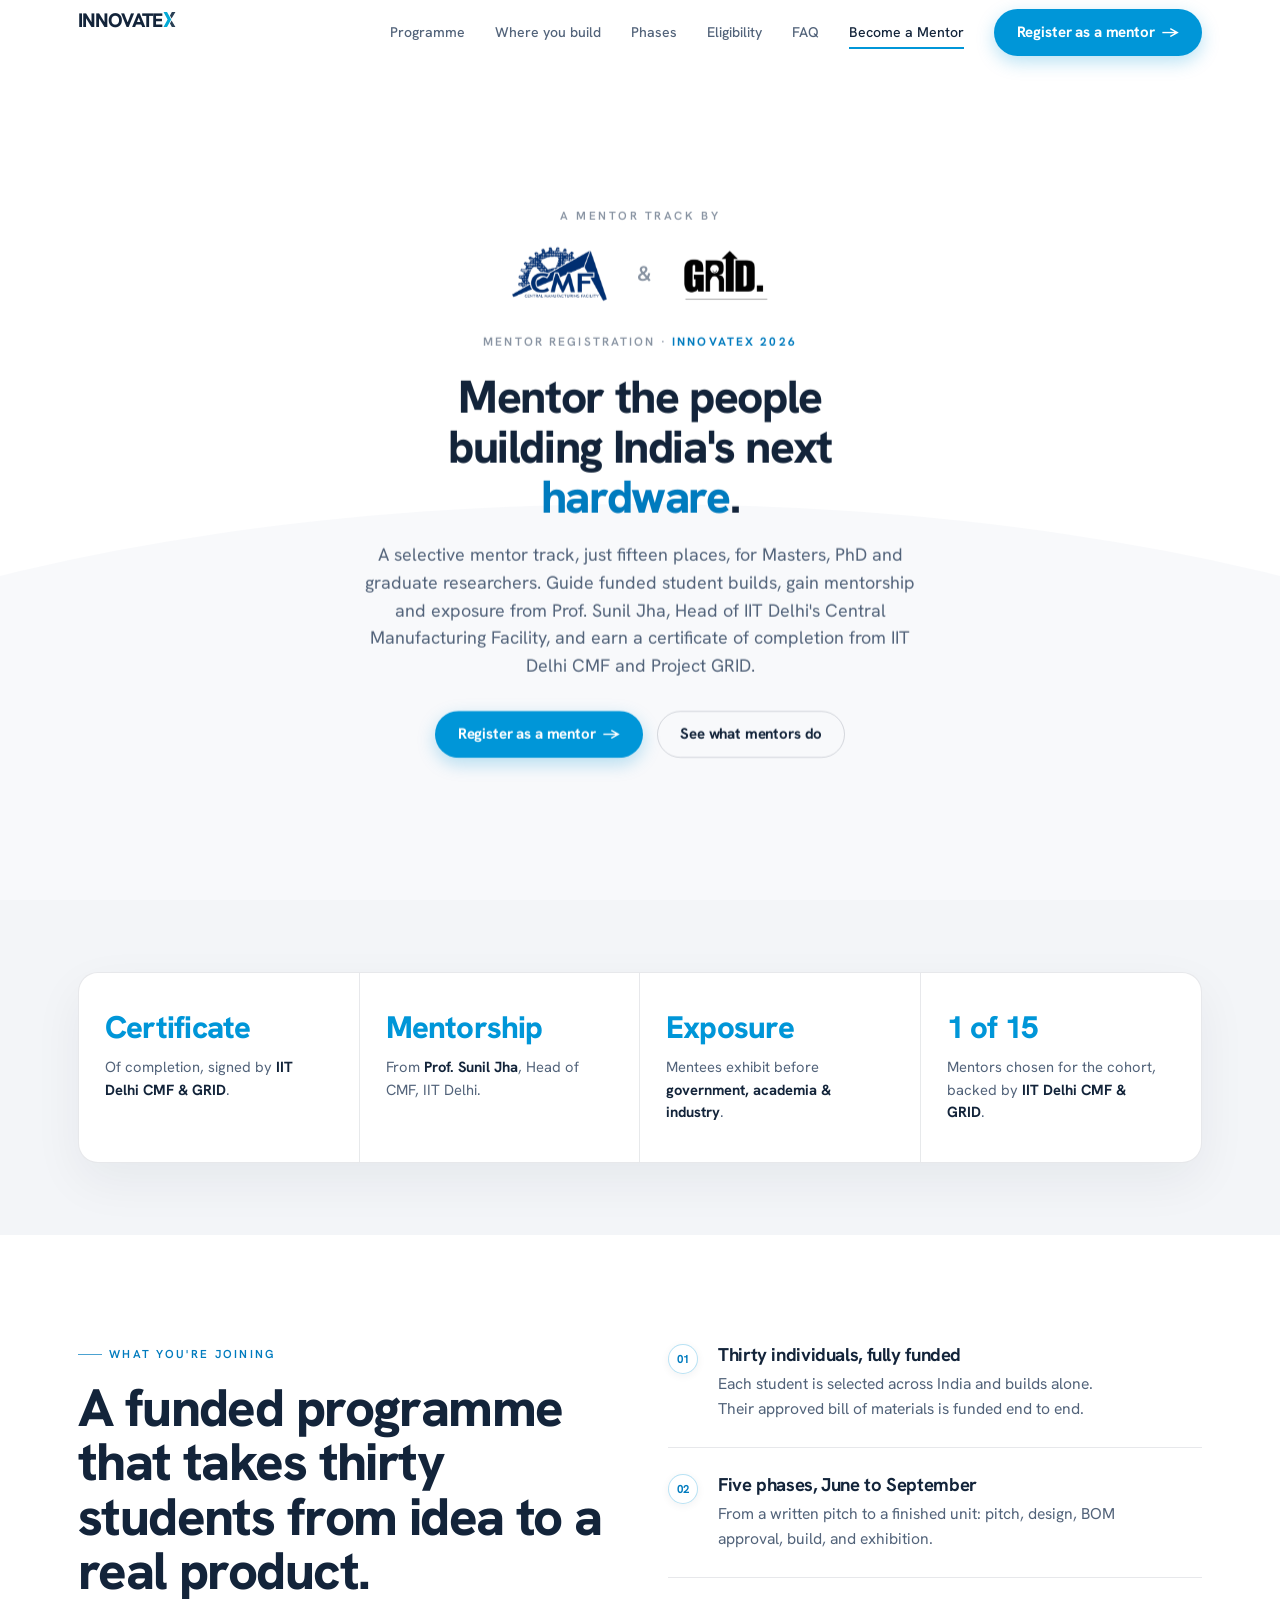
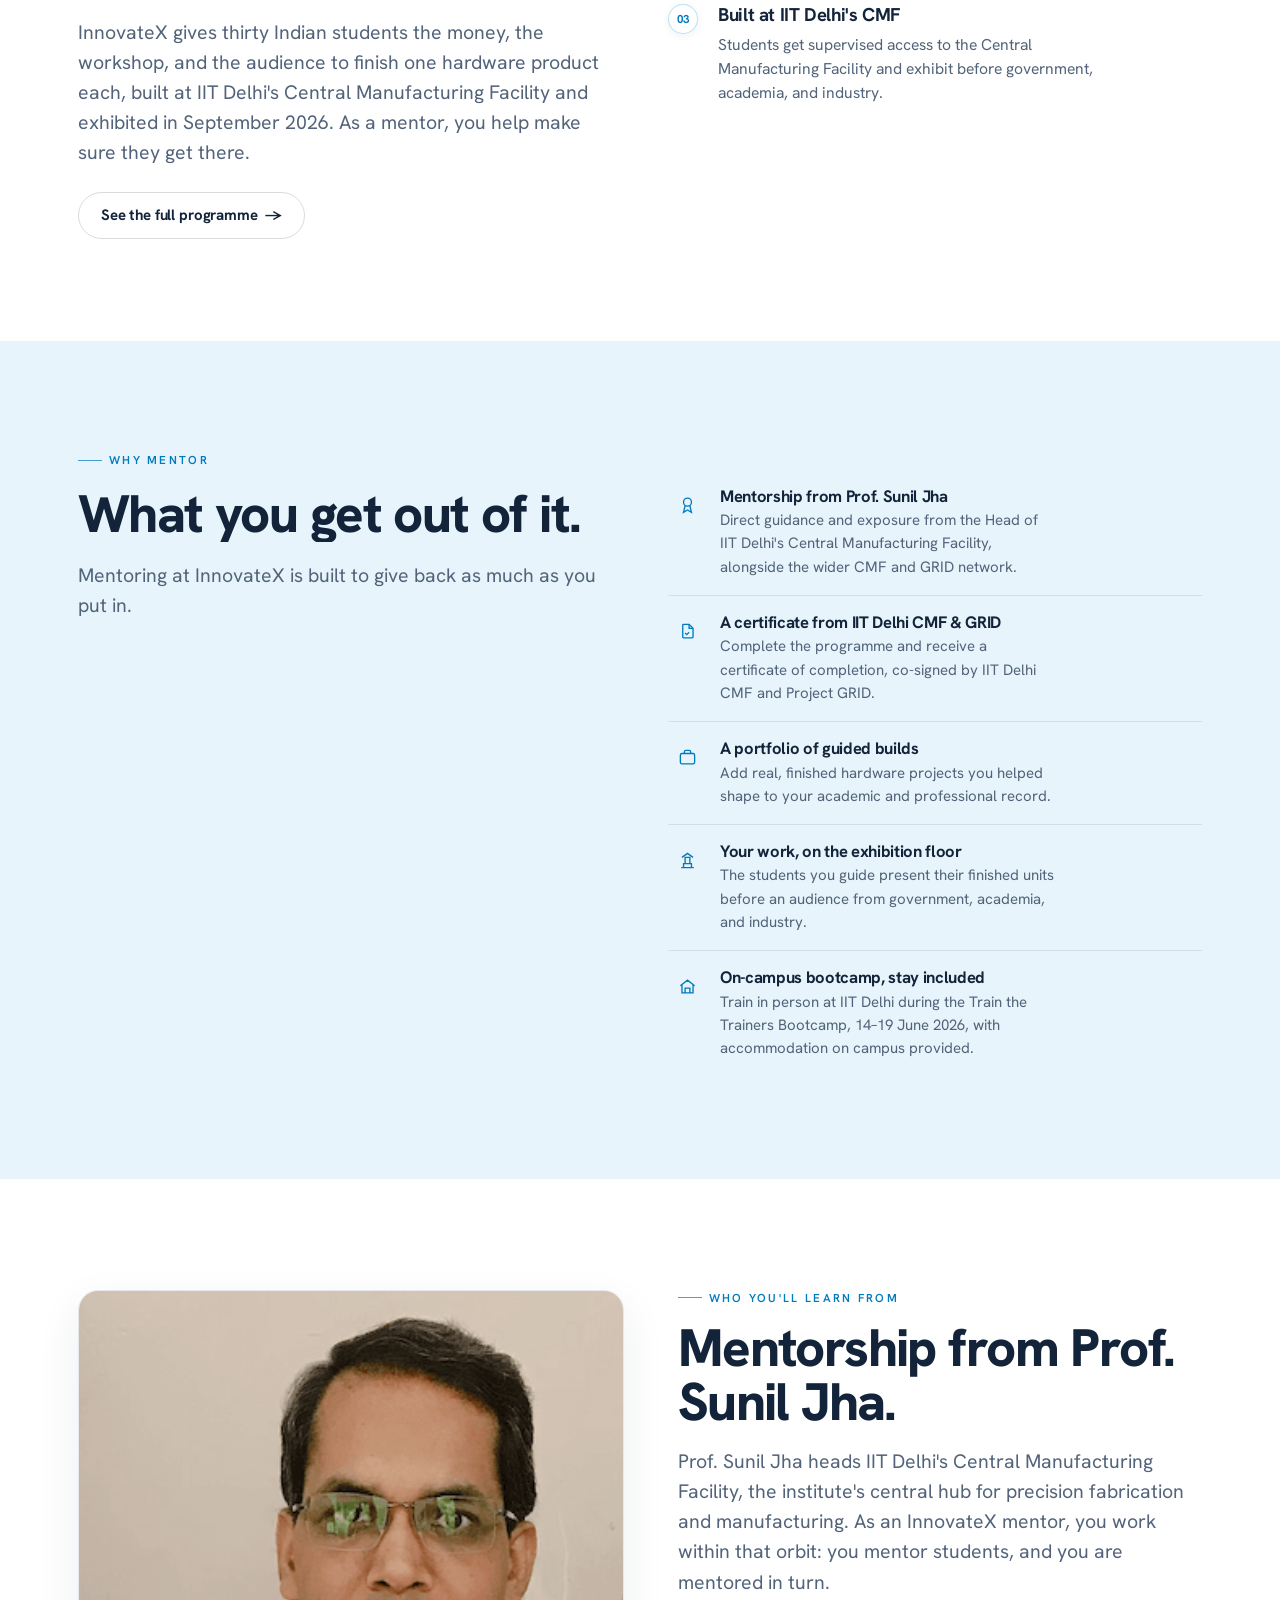
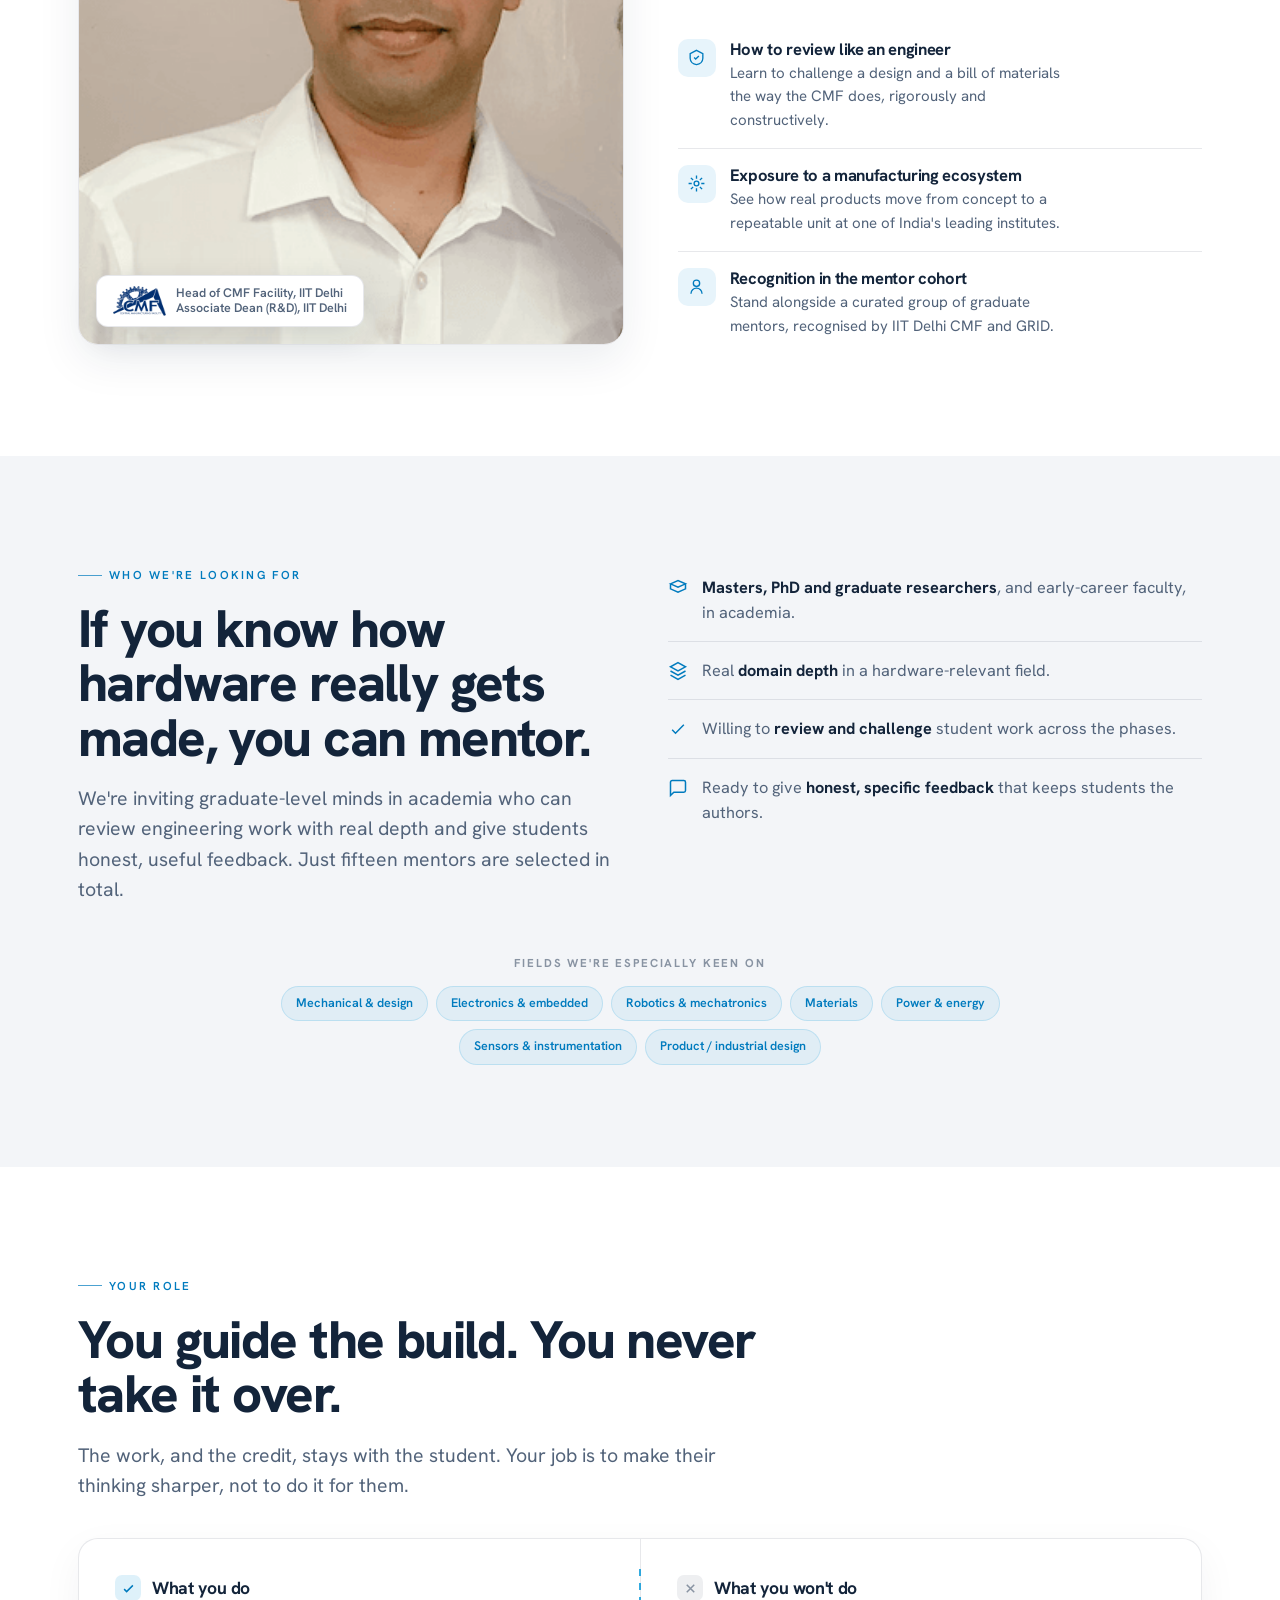
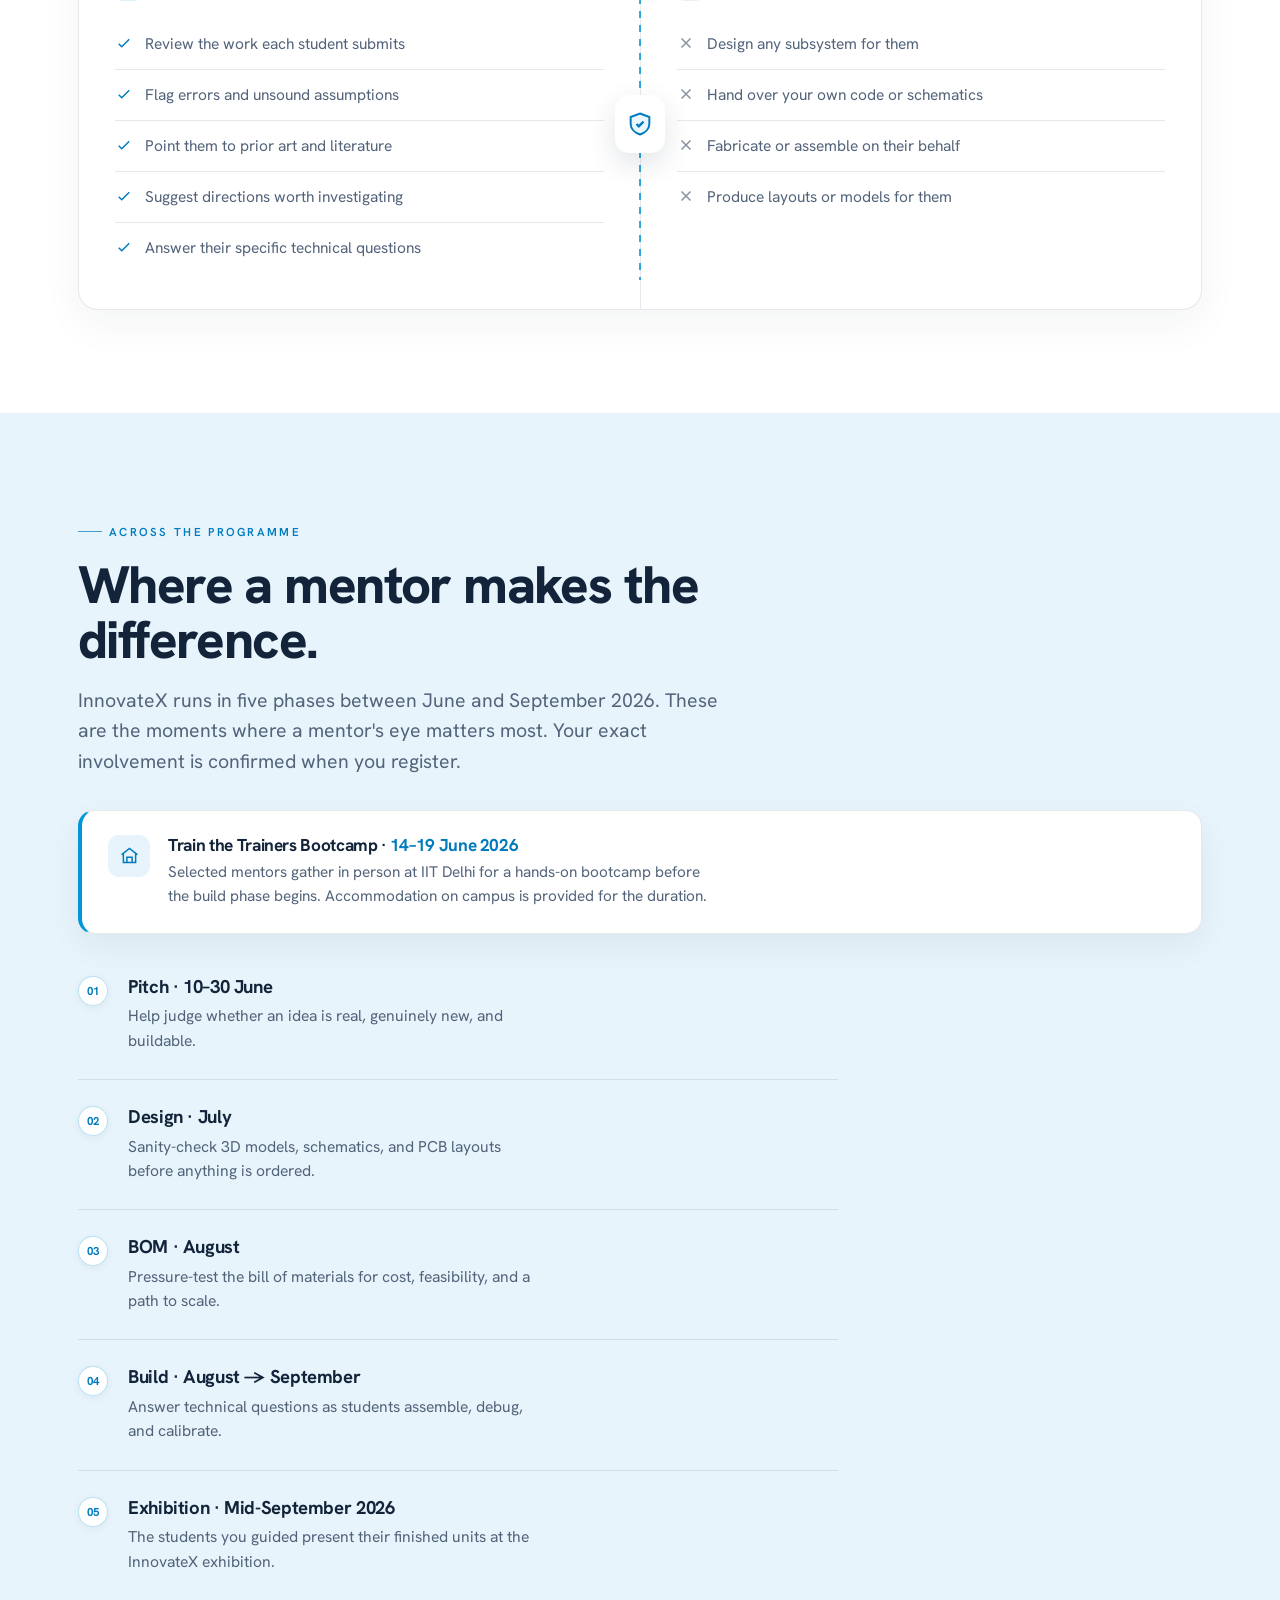
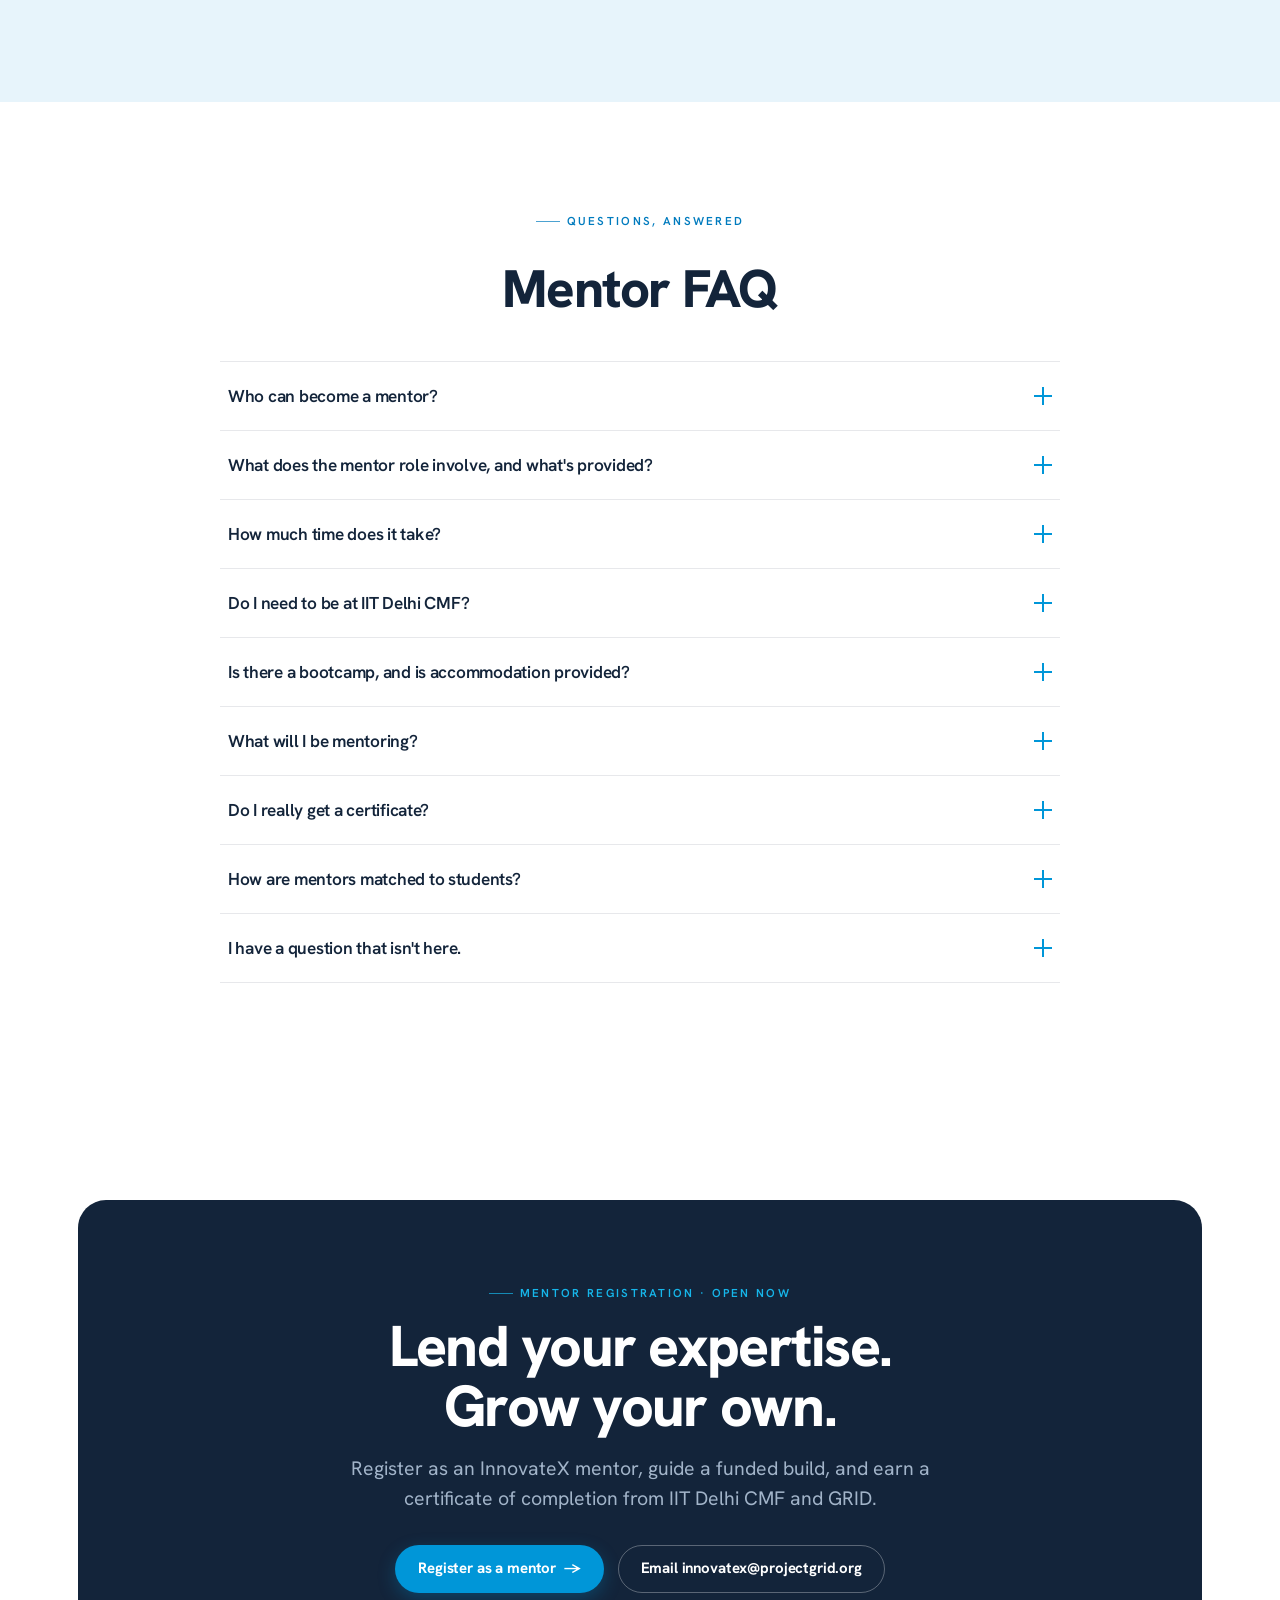
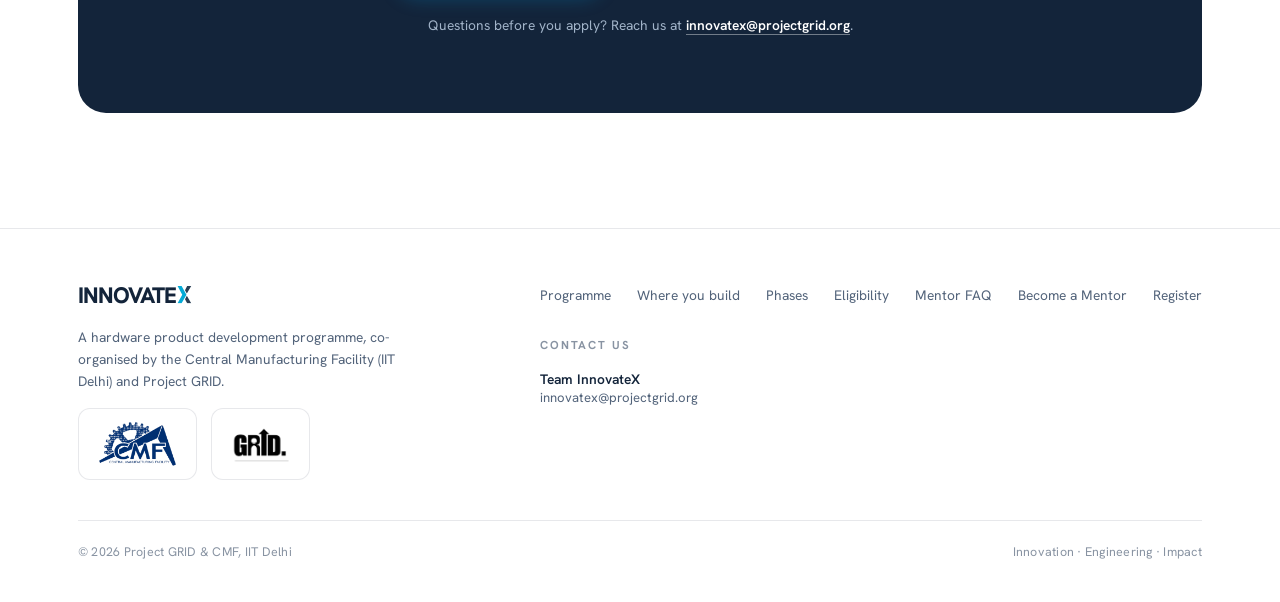
<file: mentors.html>
<!doctype html>
<html lang="en">
<head>
<meta charset="UTF-8" />
<meta name="viewport" content="width=device-width, initial-scale=1.0, viewport-fit=cover" />
<title>Become an InnovateX Mentor · Guide funded hardware builds at IIT Delhi's CMF</title>
<meta name="description" content="Mentor track for Masters/PhD researchers: guide funded InnovateX 2026 hardware builds under Prof. Sunil Jha (Head of CMF, IIT Delhi) and earn a certificate." />
<meta property="og:title" content="Become an InnovateX Mentor" />
<meta property="og:description" content="Mentor Masters/PhD-level. Guide funded student hardware builds, learn under Prof. Sunil Jha (Head, CMF, IIT Delhi), and earn a certificate from IIT Delhi CMF and GRID." />
<meta property="og:type" content="website" />
<meta property="og:url" content="https://innovatex.projectgrid.org/mentors.html" />
<meta property="og:site_name" content="InnovateX 2026" />
<meta property="og:locale" content="en_IN" />
<meta property="og:image" content="https://innovatex.projectgrid.org/assets/og-image.jpg" />
<meta property="og:image:width" content="1200" />
<meta property="og:image:height" content="630" />
<meta property="og:image:alt" content="Become an InnovateX 2026 mentor at IIT Delhi's CMF" />
<meta name="twitter:card" content="summary_large_image" />
<meta name="twitter:title" content="Become an InnovateX Mentor" />
<meta name="twitter:description" content="Mentor Masters/PhD-level. Guide funded student hardware builds, learn under Prof. Sunil Jha (Head, CMF, IIT Delhi), and earn a certificate from IIT Delhi CMF and GRID." />
<meta name="twitter:image" content="https://innovatex.projectgrid.org/assets/og-image.jpg" />
<meta name="theme-color" content="#13243A" />
    <meta name="google-site-verification" content="c2LIRpm2gs4Denfh2LugCg8todpLCJd2KDR8Kgt6WLs" />
<link rel="canonical" href="https://innovatex.projectgrid.org/mentors.html" />
<link rel="icon" href="data:image/svg+xml,%3Csvg xmlns='http://www.w3.org/2000/svg' viewBox='0 0 100 100'%3E%3Crect width='100' height='100' fill='%23FFFFFF'/%3E%3Cline x1='24' y1='22' x2='78' y2='78' stroke='%2316273C' stroke-width='15'/%3E%3Cline x1='78' y1='22' x2='24' y2='78' stroke='%2316B6EA' stroke-width='15'/%3E%3C/svg%3E" />
<link rel="apple-touch-icon" href="/assets/apple-touch-icon.png" />
<link rel="preconnect" href="https://fonts.googleapis.com" />
<link rel="preconnect" href="https://fonts.gstatic.com" crossorigin />
<link href="https://fonts.googleapis.com/css2?family=Hanken+Grotesk:wght@400;500;600;700;800&display=swap" rel="stylesheet" />
<script>
  (function(){ var r=matchMedia('(prefers-reduced-motion: reduce)').matches;
    if(!r){ document.documentElement.classList.add('anim'); window.__af=setTimeout(function(){document.documentElement.classList.remove('anim');},2800); } })();
</script>
<style>
  :root{
    --paper:#FFFFFF; --grey:#F3F5F8; --grey-2:#E9EDF2; --grey-3:#DCE3EB; --icy:#E7F4FB;
    --navy:#13243A; --ink:#17273C; --ink-2:#52637A; --ink-3:#8893A2;
    --line:rgba(19,36,58,.10); --line-2:rgba(19,36,58,.16);
    --cyan:#0096D8; --cyan-deep:#007BBE; --cyan-bright:#16B6EA;
    --t-d:#EAF1F8; --t-d2:#A2B4C9;
    --font:"Untitled Sans","Hanken Grotesk","Helvetica Neue",Arial,sans-serif;
    --enter:cubic-bezier(.16,.84,.34,1); --standard:cubic-bezier(.2,0,0,1);
    --nav-h:66px; --maxw:1180px;
  }
  *{box-sizing:border-box;margin:0;padding:0}
  html{-webkit-text-size-adjust:100%;scroll-padding-top:calc(var(--nav-h) + 14px)}
  html:not(.anim){scroll-behavior:smooth}
  body{font-family:var(--font);background:var(--paper);color:var(--ink);line-height:1.55;-webkit-font-smoothing:antialiased;text-rendering:optimizeLegibility;overflow-x:hidden}
  ::selection{background:var(--cyan);color:#fff}
  img{max-width:100%;display:block}
  a{color:inherit;text-decoration:none}
  .wrap{max-width:var(--maxw);margin:0 auto;padding:0 28px}
  :focus-visible{outline:2px solid var(--cyan);outline-offset:3px;border-radius:3px}
  .skip{position:absolute;left:-9999px;top:8px;z-index:300;background:var(--navy);color:#fff;padding:10px 16px;border-radius:8px;font-weight:600}
  .skip:focus{left:14px}

  h1,h2,h3{font-weight:800;letter-spacing:-.03em;line-height:1.04;color:var(--navy)}
  h2{font-size:clamp(2rem,4.6vw,3.3rem);letter-spacing:-.03em;line-height:1.03}
  h3{font-size:1.16rem;font-weight:700;letter-spacing:-.02em;line-height:1.22;color:var(--navy)}
  .lead{font-size:clamp(1.05rem,1.55vw,1.22rem);color:var(--ink-2);max-width:60ch;line-height:1.55}
  .eyebrow{font-size:.72rem;font-weight:600;letter-spacing:.2em;text-transform:uppercase;color:var(--cyan-deep);display:inline-flex;align-items:center;gap:.6em}
  .eyebrow::before{content:"";width:24px;height:1px;background:currentColor;opacity:.7}
  .num{font-variant-numeric:tabular-nums}

  /* logo */
  .logo{display:inline-flex;align-items:baseline;gap:.04em;font-weight:800;letter-spacing:-.045em;color:var(--navy);line-height:1;white-space:nowrap}
  .logo .lx{display:inline-block;height:.82em;width:auto;align-self:baseline;transform:translateY(.025em)}
  .logo .lx .nv{fill:#293F54} .logo .lx .cy{fill:#04AAD6}

  /* nav */
  header.nav{position:fixed;top:0;left:0;right:0;z-index:100;height:var(--nav-h);display:flex;align-items:center;background:rgba(255,255,255,.82);backdrop-filter:saturate(160%) blur(14px);-webkit-backdrop-filter:saturate(160%) blur(14px);border-bottom:1px solid transparent;transition:border-color .3s var(--standard),background .3s var(--standard)}
  header.nav.scrolled{border-bottom-color:var(--line);background:rgba(255,255,255,.93)}
  .nav .wrap{display:flex;align-items:center;justify-content:space-between;width:100%}
  .nav .logo{font-size:1.22rem;min-height:44px}
  .navlinks{display:flex;align-items:center;gap:30px}
  .navlinks a:not(.btn){font-size:.88rem;font-weight:500;color:var(--ink-2);transition:color .15s var(--standard);padding:6px 0;position:relative}
  .navlinks a:not(.btn)::after{content:"";position:absolute;left:0;right:0;bottom:0;height:2px;background:var(--cyan);transform:scaleX(0);transform-origin:left;transition:transform .25s var(--standard)}
  .navlinks a:not(.btn):hover{color:var(--navy)} .navlinks a:not(.btn):hover::after{transform:scaleX(1)}
  .navlinks a[aria-current="page"]{color:var(--navy)} .navlinks a[aria-current="page"]::after{transform:scaleX(1)}
  .btn{display:inline-flex;align-items:center;justify-content:center;gap:.5em;font-weight:700;font-size:.94rem;letter-spacing:-.01em;padding:11px 22px;border-radius:100px;cursor:pointer;border:1.5px solid transparent;min-height:44px;transition:background .15s var(--standard),transform .12s var(--standard),border-color .15s var(--standard),box-shadow .2s var(--standard)}
  .btn-primary{background:var(--cyan);color:#fff;box-shadow:0 6px 18px rgba(0,150,216,.28)}
  .btn-primary:hover{background:var(--cyan-deep);box-shadow:0 10px 26px rgba(0,150,216,.36)}
  .btn-primary:active{transform:scale(.97)}
  .btn-ghost{background:transparent;color:var(--navy);border-color:var(--line-2)}
  .btn-ghost:hover{border-color:var(--navy)}
  .btn .arr{transition:transform .15s var(--standard)}
  .btn:hover .arr{transform:translateX(3px)}
  .navtoggle{display:none;background:none;border:0;cursor:pointer;padding:10px;flex-direction:column;gap:5px;min-width:44px;min-height:44px;align-items:center;justify-content:center}
  .navtoggle span{display:block;width:22px;height:2px;background:var(--navy);transition:.25s var(--standard)}

  /* hero */
  .hero{position:relative;background:var(--paper);overflow:hidden;padding:calc(var(--nav-h) + 64px) 0 64px;min-height:100svh;display:flex;align-items:center;text-align:center}
  .hero::after{content:"";position:absolute;left:50%;bottom:0;width:150%;height:44%;transform:translateX(-50%);background:var(--grey);z-index:0;clip-path:ellipse(58% 100% at 50% 100%);opacity:.55}
  .hero .wrap{position:relative;z-index:2;width:100%}
  .hero-eyebrow{font-size:.74rem;font-weight:600;letter-spacing:.18em;text-transform:uppercase;color:var(--ink-3)}
  .hero-eyebrow b{color:var(--cyan-deep)}
  .hero-logo{margin:22px auto 0;display:flex;justify-content:center}
  .hero-logo .logo{font-size:clamp(3rem,9.5vw,7rem)}
  .hero h1{font-size:clamp(1.75rem,3.6vw,2.9rem);font-weight:800;letter-spacing:-.03em;line-height:1.08;color:var(--navy);max-width:20ch;margin:22px auto 0}
  .hero h1 em{font-style:normal;color:var(--cyan-deep)}
  .hero .sub{margin:18px auto 0;max-width:58ch;color:var(--ink-2);font-size:clamp(1.02rem,1.4vw,1.15rem)}
  .hero-cta{display:flex;gap:14px;justify-content:center;flex-wrap:wrap;margin-top:32px}

  /* co-organiser logo lockup */
  .orgs{display:flex;flex-direction:column;align-items:center;gap:20px}
  .orgs-label{font-size:.72rem;font-weight:600;letter-spacing:.22em;text-transform:uppercase;color:var(--ink-3)}
  .orgs-row{display:flex;align-items:center;gap:30px;flex-wrap:wrap;justify-content:center}
  .orglock{display:flex;align-items:center;gap:28px}
  .orglock img{height:54px;width:auto;object-fit:contain;display:block}
  .orglock .gridimg{height:58px}
  .orglock .div{width:1px;height:48px;background:var(--line-2)}
  .orgs-row .amp{color:var(--ink-3);font-weight:600;font-size:1.3rem}

  .fx{will-change:transform,opacity}
  .anim .fx{opacity:0}
  .anim .reveal{opacity:0}

  /* sections */
  section{padding:clamp(66px,8vw,120px) 0;position:relative}
  .s-paper{background:var(--paper)} .s-grey{background:var(--grey)} .s-icy{background:var(--icy)}
  .s-navy{background:var(--navy);color:var(--t-d)}
  .s-navy h2,.s-navy h3{color:#fff}.s-navy .lead{color:var(--t-d2)}.s-navy .eyebrow{color:var(--cyan-bright)}
  .head{max-width:700px}.head .eyebrow{margin-bottom:18px}.head .lead{margin-top:18px}
  .reveal-mask{overflow:hidden;display:block}

  /* image placeholder */
  .ph{position:relative;background:linear-gradient(135deg,var(--grey) 0%,var(--grey-2) 100%);border:1px solid var(--line);border-radius:16px;overflow:hidden;display:flex;flex-direction:column;align-items:center;justify-content:center;gap:10px;color:var(--ink-3);min-height:160px}
  .ph::after{content:"";position:absolute;inset:0;background-image:repeating-linear-gradient(45deg,transparent,transparent 11px,rgba(19,36,58,.022) 11px,rgba(19,36,58,.022) 22px);pointer-events:none}
  .ph svg{width:30px;height:30px;stroke:var(--ink-3);fill:none;stroke-width:1.6;opacity:.7}
  .ph .cap{font-size:.74rem;letter-spacing:.04em;font-weight:600;color:var(--ink-3)}
  .ph.cyan{background:linear-gradient(135deg,#E7F4FB 0%,#D3ECF8 100%);border-color:rgba(0,150,216,.18)}
  .ph.cyan svg,.ph.cyan .cap{stroke:var(--cyan-deep);color:var(--cyan-deep)}

  /* credibility band */
  .cred{display:grid;grid-template-columns:repeat(4,1fr);background:#fff;border:1px solid var(--line);border-radius:20px;overflow:hidden;box-shadow:0 18px 50px rgba(19,36,58,.06)}
  .cred .c{padding:38px 26px;border-right:1px solid var(--line)}
  .cred .c:last-child{border-right:0}
  .cred .v{font-size:clamp(2.3rem,4.6vw,3.4rem);font-weight:800;letter-spacing:-.04em;line-height:.9;color:var(--navy)}
  .cred .v em{font-style:normal;color:var(--cyan)}
  .cred .l{margin-top:12px;font-size:.92rem;color:var(--ink-2);max-width:22ch}
  .mentor-cred .v{font-size:clamp(1.45rem,2.5vw,1.95rem);letter-spacing:-.025em;line-height:1.05}
  .mentor-cred .l{max-width:27ch}
  .mentor-cred .l b{color:var(--navy);font-weight:700}

  /* connecting spine through the 01-02-03 sequence */
  .deflist-wrap{position:relative}
  .deflist-wrap .spine{position:absolute;left:14px;top:15px;bottom:42px;width:2px;background:linear-gradient(var(--cyan-bright),var(--cyan));transform:scaleY(0);transform-origin:top center;border-radius:2px}
  .deflist .dn{position:relative;z-index:1}

  /* photo sweep */
  .cmf-photo{position:relative;border-radius:20px;overflow:hidden;aspect-ratio:5/6;border:1px solid var(--line);box-shadow:0 16px 44px rgba(19,36,58,.08)}
  .cmf-photo img{width:100%;height:100%;object-fit:cover;display:block;transform:scale(1.02);transition:transform .6s var(--enter)}
  .cmf-media:hover .cmf-photo img{transform:scale(1.06)}
  .cmf-media .ph::before,.cmf-photo::before{content:"";position:absolute;top:0;bottom:0;width:38%;left:-50%;background:linear-gradient(90deg,transparent,rgba(255,255,255,.6),transparent);transform:skewX(-12deg);opacity:0;z-index:2;pointer-events:none}
  .cmf-media .ph.scan::before,.cmf-photo.scan::before{animation:sweep 1.5s var(--enter) forwards}
  @keyframes sweep{0%{left:-50%;opacity:0}14%{opacity:1}82%{opacity:1}100%{left:130%;opacity:0}}

  /* editorial deflist */
  .editorial{display:grid;grid-template-columns:1fr 1fr;gap:56px;align-items:start}
  .deflist{list-style:none;margin-top:6px}
  .deflist li{padding:26px 0;border-top:1px solid var(--line);display:grid;grid-template-columns:auto 1fr;gap:20px;align-items:start;transition:transform .25s var(--standard)}
  .deflist li:hover{transform:translateX(4px)}
  .deflist li:first-child{border-top:0;padding-top:0}
  .deflist .dn{display:inline-flex;align-items:center;justify-content:center;width:30px;height:30px;border-radius:50%;background:var(--paper);border:1.5px solid rgba(0,150,216,.28);box-shadow:0 2px 8px rgba(19,36,58,.06);font-size:.72rem;font-weight:700;color:var(--cyan-deep);letter-spacing:.04em}
  .deflist h3{margin-bottom:6px}.deflist p{color:var(--ink-2);font-size:.98rem;max-width:46ch}

  /* CMF / feature section */
  .cmf-grid{display:grid;grid-template-columns:1.02fr .98fr;gap:54px;align-items:center}
  .cmf-media{position:relative}
  .cmf-media .ph{min-height:380px;border-radius:20px}
  .cmf-badge{position:absolute;left:18px;bottom:18px;background:#fff;border:1px solid var(--line);border-radius:12px;padding:10px 16px;display:flex;align-items:center;gap:10px;box-shadow:0 10px 30px rgba(19,36,58,.12)}
  .cmf-badge img{height:30px;width:auto}
  .cmf-badge span{font-size:.78rem;font-weight:600;color:var(--ink-2);line-height:1.2}
  .cmf-feats{list-style:none;margin-top:26px}
  .cmf-feats li{display:flex;gap:14px;padding:16px 0;border-top:1px solid var(--line)}
  .cmf-feats li:first-child{border-top:0}
  .cmf-feats .fi{width:38px;height:38px;border-radius:10px;background:var(--icy);display:flex;align-items:center;justify-content:center;flex:none}
  .cmf-feats .fi svg{width:19px;height:19px;stroke:var(--cyan-deep);fill:none;stroke-width:1.7}
  .cmf-feats h3{font-size:1.04rem;margin-bottom:3px}
  .cmf-feats p{font-size:.94rem;color:var(--ink-2);max-width:42ch}

  /* domain pills */
  .deliv{list-style:none;display:flex;flex-wrap:wrap;gap:8px;margin-top:16px}
  .deliv li{font-size:.78rem;font-weight:600;color:var(--cyan-deep);background:rgba(0,150,216,.08);border:1px solid rgba(0,150,216,.16);border-radius:100px;padding:7px 14px}
  .figcap{font-size:.72rem;font-weight:700;letter-spacing:.16em;text-transform:uppercase;color:var(--ink-3);text-align:center;margin-bottom:8px}

  /* scope (do / don't) */
  .scope{display:grid;grid-template-columns:1fr 1fr;border:1px solid var(--line);border-radius:20px;overflow:hidden;background:#fff;margin-top:38px;box-shadow:0 14px 40px rgba(19,36,58,.05);position:relative}
  .scope .col{padding:36px}.scope .col+.col{border-left:1px solid var(--line)}
  .scope .col h3{display:flex;align-items:center;gap:11px;margin-bottom:18px;font-size:1.1rem}
  .scope .bd{width:26px;height:26px;border-radius:7px;display:flex;align-items:center;justify-content:center;flex:none}
  .scope .bd svg{width:15px;height:15px;stroke-width:2.4;fill:none}
  .scope .do .bd{background:rgba(0,150,216,.13)} .scope .do .bd svg{stroke:var(--cyan-deep)}
  .scope .dont .bd{background:rgba(19,36,58,.07)} .scope .dont .bd svg{stroke:var(--ink-3)}
  .scope ul{list-style:none}
  .scope li{padding:13px 0;border-top:1px solid var(--line);display:flex;gap:12px;color:var(--ink-2);font-size:.97rem}
  .scope li:first-of-type{border-top:0}
  .scope li svg{width:18px;height:18px;flex:none;margin-top:2px;stroke-width:2;fill:none}
  .scope .do li svg{stroke:var(--cyan-deep)} .scope .dont li svg{stroke:var(--ink-3)}
  .bshield{position:absolute;left:50%;top:50%;transform:translate(-50%,-50%);z-index:3;width:50px;height:58px;display:flex;align-items:center;justify-content:center;background:#fff;border-radius:14px;box-shadow:0 10px 28px rgba(19,36,58,.12)}
  .bshield svg{width:28px;height:28px;stroke:var(--cyan-deep);fill:rgba(0,150,216,.08);stroke-width:1.7}
  .bline{position:absolute;left:50%;top:8%;bottom:8%;width:2px;background:repeating-linear-gradient(var(--cyan) 0 7px,transparent 7px 14px);transform:translateX(-50%);transform-origin:top;z-index:2;opacity:.8}
  @media(max-width:720px){ .bshield,.bline{display:none} }

  /* eligibility facts */
  .facts2{list-style:none}
  .facts2 li{display:flex;gap:14px;padding:16px 0;border-top:1px solid var(--line);font-size:1.02rem;color:var(--ink-2)}
  .facts2 li:first-child{border-top:0}.facts2 li b{color:var(--navy);font-weight:700}
  .facts2 li svg{width:20px;height:20px;flex:none;margin-top:3px;stroke:var(--cyan-deep);fill:none;stroke-width:1.8}

  /* bootcamp callout */
  .bootcamp{display:flex;gap:18px;align-items:flex-start;background:#fff;border:1px solid var(--line);border-left:4px solid var(--cyan);border-radius:16px;padding:24px 26px;margin-top:34px;box-shadow:0 12px 32px rgba(19,36,58,.06)}
  .bootcamp .bc-ic{width:42px;height:42px;border-radius:11px;background:var(--icy);display:flex;align-items:center;justify-content:center;flex:none}
  .bootcamp .bc-ic svg{width:21px;height:21px;stroke:var(--cyan-deep);fill:none;stroke-width:1.7}
  .bootcamp h3{font-size:1.08rem;margin-bottom:5px}
  .bootcamp p{color:var(--ink-2);font-size:.96rem;max-width:60ch}
  .bootcamp .bc-date{color:var(--cyan-deep)}

  /* register notice */
  .reg-notice{margin:22px auto 0;font-size:.96rem;color:#fff;background:rgba(255,255,255,.09);border:1px solid rgba(255,255,255,.2);border-radius:100px;padding:11px 22px;display:inline-block;opacity:0;transform:translateY(6px);transition:opacity .35s var(--enter),transform .35s var(--enter)}
  .reg-notice.show{opacity:1;transform:none}
  .reg-notice b{color:#fff;font-weight:800}

  /* faq */
  .faq{max-width:840px;margin:0 auto}
  .qa{border-top:1px solid var(--line)}.qa:last-child{border-bottom:1px solid var(--line)}
  .qa button{width:100%;background:none;border:0;cursor:pointer;text-align:left;padding:23px 8px;display:flex;align-items:center;justify-content:space-between;gap:20px;font-family:inherit;font-size:1.08rem;font-weight:600;letter-spacing:-.015em;color:var(--navy);min-height:44px;transition:color .2s}
  .qa button:hover{color:var(--cyan-deep)}
  .qa .pm{position:relative;width:18px;height:18px;flex:none}
  .qa .pm::before,.qa .pm::after{content:"";position:absolute;background:var(--cyan);transition:transform .25s var(--standard)}
  .qa .pm::before{top:50%;left:0;right:0;height:2px;transform:translateY(-50%)}
  .qa .pm::after{left:50%;top:0;bottom:0;width:2px;transform:translateX(-50%)}
  .qa[aria-expanded="true"] .pm::after{transform:translateX(-50%) rotate(90deg);opacity:0}
  .qa .ans{max-height:0;overflow:hidden;transition:max-height .3s var(--standard)}
  .qa .ans p{padding:0 8px 23px;color:var(--ink-2);max-width:66ch;font-size:1rem}

  /* cta */
  .cta{padding:clamp(70px,9vw,120px) 0}
  .cta-card{background:var(--navy);border-radius:28px;padding:clamp(44px,6vw,80px);text-align:center;position:relative;overflow:hidden}
  .cta-card h2{color:#fff;font-size:clamp(2.1rem,5vw,3.6rem);max-width:18ch;margin:0 auto}
  .cta-card .lead{margin:18px auto 32px;color:var(--t-d2);text-align:center}
  .cta-card .hero-cta{justify-content:center}
  .cta-card .eyebrow{color:var(--cyan-bright);justify-content:center;margin-bottom:14px}
  .cta-card .help{margin-top:22px;font-size:.86rem;color:var(--t-d2)}
  .cta-card .help a{color:#fff;font-weight:600;border-bottom:1px solid rgba(255,255,255,.4)}

  footer{background:var(--paper);color:var(--ink-2);padding:56px 0 40px;border-top:1px solid var(--line)}
  .foot{display:flex;justify-content:space-between;align-items:flex-start;gap:40px;flex-wrap:wrap}
  .foot .logo{font-size:1.4rem;margin-bottom:8px}
  .foot p{font-size:.86rem;max-width:42ch;line-height:1.6;margin-top:10px}
  .foot .links{display:flex;gap:26px;flex-wrap:wrap}
  .foot .links a{font-size:.86rem;color:var(--ink-2);transition:color .15s}.foot .links a:hover{color:var(--navy)}
  .foot-chips{display:flex;gap:14px;flex-wrap:wrap;margin-top:16px}
  .foot-chips .chip{height:72px;padding:12px 20px;background:#fff;border:1px solid var(--line);border-radius:12px;display:flex;align-items:center}
  .foot-chips .chip img{height:44px;width:auto;object-fit:contain}
  .foot-chips .chip.grid img{height:38px}
  .foot-right{display:flex;flex-direction:column;gap:30px;align-items:flex-start}
  .foot-contact h4{font-size:.72rem;font-weight:700;letter-spacing:.16em;text-transform:uppercase;color:var(--ink-3);margin-bottom:16px}
  .contact-grid{display:grid;grid-template-columns:repeat(2,minmax(0,1fr));gap:14px 44px}
  .contact-grid .ct{display:flex;flex-direction:column;line-height:1.35}
  .contact-grid .ct .nm{font-size:.86rem;font-weight:600;color:var(--navy)}
  .contact-grid .ct a{font-size:.82rem;color:var(--ink-2);transition:color .15s}.contact-grid .ct a:hover{color:var(--cyan-deep)}
  .legal{margin-top:40px;padding-top:22px;border-top:1px solid var(--line);display:flex;justify-content:space-between;gap:18px;flex-wrap:wrap;font-size:.78rem;color:var(--ink-3);letter-spacing:.02em}

  @media(max-width:940px){
    .hero{min-height:auto;padding:calc(var(--nav-h) + 48px) 0 56px}
    .editorial,.cmf-grid{grid-template-columns:1fr;gap:34px}
    .cred{grid-template-columns:1fr 1fr}.cred .c:nth-child(2){border-right:0}.cred .c:nth-child(-n+2){border-bottom:1px solid var(--line)}
    .cmf-media .ph{min-height:300px}
  }
  @media(max-width:720px){
    .navlinks{position:fixed;top:var(--nav-h);left:0;right:0;flex-direction:column;gap:0;background:#fff;padding:8px 28px 22px;transform:translateY(-130%);transition:transform .3s var(--standard);border-bottom:1px solid var(--line);align-items:stretch}
    .navlinks.open{transform:translateY(0)}
    .navlinks a:not(.btn){padding:15px 0;border-bottom:1px solid var(--line);font-size:1rem;color:var(--navy)}
    .navlinks .btn{margin-top:14px}
    .navtoggle{display:flex}
    .navtoggle.on span:nth-child(1){transform:translateY(7px) rotate(45deg)}
    .navtoggle.on span:nth-child(2){opacity:0}
    .navtoggle.on span:nth-child(3){transform:translateY(-7px) rotate(-45deg)}
    .scope{grid-template-columns:1fr}
    .scope .col+.col{border-left:0;border-top:1px solid var(--line)}
  }
  @media(max-width:520px){
    .cred{grid-template-columns:1fr}.cred .c{border-right:0;border-bottom:1px solid var(--line)}.cred .c:last-child{border-bottom:0}
    .wrap{padding:0 20px}
    .orgs-row{gap:18px}.orglock{gap:16px}.orglock img{height:34px}.orglock .gridimg{height:40px}.orglock .div{height:32px}
  }
  @media(prefers-reduced-motion:reduce){
    *,*::before,*::after{animation-duration:.01ms !important;animation-iteration-count:1 !important;transition-duration:.01ms !important}
    html{scroll-behavior:auto}
  }
</style>
<script type="application/ld+json">
{
  "@context": "https://schema.org",
  "@graph": [
    {
      "@type": "WebSite",
      "@id": "https://innovatex.projectgrid.org/#website",
      "url": "https://innovatex.projectgrid.org/",
      "name": "InnovateX 2026",
      "alternateName": "InnovateX",
      "inLanguage": "en",
      "publisher": { "@id": "https://projectgrid.org/#organization" }
    },
    {
      "@type": "WebPage",
      "@id": "https://innovatex.projectgrid.org/mentors.html#webpage",
      "url": "https://innovatex.projectgrid.org/mentors.html",
      "name": "Become an InnovateX Mentor",
      "isPartOf": { "@id": "https://innovatex.projectgrid.org/#website" },
      "about": { "@id": "https://innovatex.projectgrid.org/mentors.html#sunil-jha" },
      "primaryImageOfPage": "https://innovatex.projectgrid.org/assets/og-image.jpg",
      "breadcrumb": { "@id": "https://innovatex.projectgrid.org/mentors.html#breadcrumb" },
      "inLanguage": "en"
    },
    {
      "@type": "EducationalOrganization",
      "@id": "https://cmf.iitd.ac.in/#organization",
      "name": "Central Manufacturing Facility (CMF), IIT Delhi",
      "alternateName": "IIT Delhi CMF",
      "url": "https://cmf.iitd.ac.in",
      "parentOrganization": {
        "@type": "CollegeOrUniversity",
        "name": "Indian Institute of Technology Delhi",
        "url": "https://home.iitd.ac.in"
      }
    },
    {
      "@type": "Organization",
      "@id": "https://projectgrid.org/#organization",
      "name": "Project GRID",
      "url": "https://projectgrid.org",
      "email": "innovatex@projectgrid.org"
    },
    {
      "@type": "Person",
      "@id": "https://innovatex.projectgrid.org/mentors.html#sunil-jha",
      "name": "Prof. Sunil Jha",
      "jobTitle": "Head, Central Manufacturing Facility (CMF)",
      "worksFor": { "@id": "https://cmf.iitd.ac.in/#organization" },
      "affiliation": { "@id": "https://cmf.iitd.ac.in/#organization" },
      "email": "suniljha@mech.iitd.ac.in",
      "url": "https://cmf.iitd.ac.in"
    },
    {
      "@type": "BreadcrumbList",
      "@id": "https://innovatex.projectgrid.org/mentors.html#breadcrumb",
      "itemListElement": [
        { "@type": "ListItem", "position": 1, "name": "InnovateX 2026", "item": "https://innovatex.projectgrid.org/" },
        { "@type": "ListItem", "position": 2, "name": "Become a Mentor", "item": "https://innovatex.projectgrid.org/mentors.html" }
      ]
    },
    {
      "@type": "FAQPage",
      "@id": "https://innovatex.projectgrid.org/mentors.html#faq",
      "mainEntity": [
        {
          "@type": "Question",
          "name": "Who can become a mentor?",
          "acceptedAnswer": { "@type": "Answer", "text": "Masters and PhD students, graduate researchers, and early-career faculty in academia, with real depth in a hardware-relevant field: mechanical, electronics and embedded, robotics, materials, power, instrumentation, or product design." }
        },
        {
          "@type": "Question",
          "name": "What does the mentor role involve, and what's provided?",
          "acceptedAnswer": { "@type": "Answer", "text": "Full details of the role are being finalised and will be shared with you when you register. What is already confirmed: you receive mentorship and exposure from Prof. Sunil Jha and the CMF and GRID network, and a certificate of completion from IIT Delhi CMF and GRID." }
        },
        {
          "@type": "Question",
          "name": "How much time does it take?",
          "acceptedAnswer": { "@type": "Answer", "text": "Mentoring follows the programme's five phases between June and September 2026, around the review points. The exact time commitment is confirmed when you register, and is designed to fit around graduate study and research." }
        },
        {
          "@type": "Question",
          "name": "Do I need to be at IIT Delhi CMF?",
          "acceptedAnswer": { "@type": "Answer", "text": "Where and how mentoring happens is being finalised and will be shared on registration, so it's fine if you're not in Delhi. The student exhibition itself is hosted by IIT Delhi CMF." }
        },
        {
          "@type": "Question",
          "name": "Is there a bootcamp, and is accommodation provided?",
          "acceptedAnswer": { "@type": "Answer", "text": "Yes. Selected mentors attend the Train the Trainers Bootcamp at IIT Delhi from 14 to 19 June 2026, and accommodation on campus is provided for those dates. Remaining details are shared with you when you register." }
        },
        {
          "@type": "Question",
          "name": "What will I be mentoring?",
          "acceptedAnswer": { "@type": "Answer", "text": "Hardware-led student projects in or near your domain: a defined physical product taken from a written pitch to a working, exhibited unit. You guide; the student builds." }
        },
        {
          "@type": "Question",
          "name": "Do I really get a certificate?",
          "acceptedAnswer": { "@type": "Answer", "text": "Yes. Every mentor who completes the programme receives a certificate of completion, co-signed by IIT Delhi CMF and Project GRID." }
        },
        {
          "@type": "Question",
          "name": "How are mentors matched to students?",
          "acceptedAnswer": { "@type": "Answer", "text": "By domain. After you register, we aim to match you with students whose projects sit closest to your expertise, so your feedback is as useful as possible. Final matching is confirmed once the cohort is selected." }
        },
        {
          "@type": "Question",
          "name": "I have a question that isn't here.",
          "acceptedAnswer": { "@type": "Answer", "text": "Email innovatex@projectgrid.org and we'll help you out." }
        }
      ]
    }
  ]
}
</script>
</head>
<body id="top">
<a class="skip" href="#main">Skip to content</a>

<header class="nav" id="nav">
  <div class="wrap">
    <a class="logo" href="index.html" aria-label="InnovateX home">INNOVATE<svg class="lx" viewBox="0 0 330 410" aria-hidden="true"><path class="cy" d="M13 12 L103 12 L211 205 L103 398 L13 398 L117 205 Z"/><path class="nv" d="M227 12 L318 12 L220 180 L179 105 Z M227 398 L318 398 L220 230 L179 305 Z"/></svg></a>
    <nav class="navlinks" id="navlinks" aria-label="Primary">
      <a href="index.html#programme">Programme</a>
      <a href="index.html#cmf">Where you build</a>
      <a href="index.html#process">Phases</a>
      <a href="index.html#eligibility">Eligibility</a>
      <a href="#faq">FAQ</a>
      <a href="mentors.html" aria-current="page">Become a Mentor</a>
      <a class="btn btn-primary" href="#register">Register as a mentor <span class="arr" aria-hidden="true">→</span></a>
    </nav>
    <button class="navtoggle" id="navtoggle" aria-label="Open menu" aria-expanded="false" aria-controls="navlinks"><span></span><span></span><span></span></button>
  </div>
</header>

<main id="main">

<!-- HERO -->
<section class="hero">
  <div class="wrap">
    <div class="orgs fx">
      <span class="orgs-label">A mentor track by</span>
      <div class="orgs-row">
        <span class="orglock">
          <img src="assets/CMF-Logo-CW4iBhSi.png" alt="IIT Delhi CMF (Central Manufacturing Facility)" width="110" height="44">
        </span>
        <span class="amp" aria-hidden="true">&amp;</span>
        <span class="orglock"><img class="gridimg" src="assets/GRID-logo-BYyGAV5o.png" alt="Project GRID" width="72" height="36"></span>
      </div>
    </div>
    <p class="hero-eyebrow fx" style="margin-top:30px">Mentor Registration · <b>InnovateX 2026</b></p>
    <h1 class="fx">Mentor the people building India's next <em>hardware</em>.</h1>
    <p class="sub fx">A selective mentor track, just fifteen places, for Masters, PhD and graduate researchers. Guide funded student builds, gain mentorship and exposure from Prof. Sunil Jha, Head of IIT Delhi's Central Manufacturing Facility, and earn a certificate of completion from IIT Delhi CMF and Project GRID.</p>
    <div class="hero-cta fx">
      <a class="btn btn-primary" href="#register">Register as a mentor <span class="arr" aria-hidden="true">→</span></a>
      <a class="btn btn-ghost" href="#role">See what mentors do</a>
    </div>
  </div>
</section>

<!-- VALUE BAND -->
<section class="s-grey" aria-label="What mentoring gives you" style="padding:clamp(48px,6vw,72px) 0">
  <div class="wrap">
    <div class="cred mentor-cred reveal">
      <div class="c"><div class="v"><em>Certificate</em></div><div class="l">Of completion, signed by <b>IIT Delhi CMF &amp; GRID</b>.</div></div>
      <div class="c"><div class="v"><em>Mentorship</em></div><div class="l">From <b>Prof. Sunil Jha</b>, Head of CMF, IIT Delhi.</div></div>
      <div class="c"><div class="v"><em>Exposure</em></div><div class="l">Mentees exhibit before <b>government, academia &amp; industry</b>.</div></div>
      <div class="c"><div class="v"><em>1 of 15</em></div><div class="l">Mentors chosen for the cohort, backed by <b>IIT Delhi CMF &amp; GRID</b>.</div></div>
    </div>
  </div>
</section>

<!-- WHAT YOU'RE JOINING -->
<section id="programme" class="s-paper">
  <div class="wrap">
    <div class="editorial">
      <div class="head">
        <span class="eyebrow reveal">What you're joining</span>
        <h2 class="reveal-mask"><span class="reveal-line">A funded programme that takes thirty students from idea to a real product.</span></h2>
        <p class="lead reveal">InnovateX gives thirty Indian students the money, the workshop, and the audience to finish one hardware product each, built at IIT Delhi's Central Manufacturing Facility and exhibited in September 2026. As a mentor, you help make sure they get there.</p>
        <a class="btn btn-ghost reveal" href="index.html#programme" style="margin-top:24px">See the full programme <span class="arr" aria-hidden="true">→</span></a>
      </div>
      <div class="deflist-wrap">
        <span class="spine" aria-hidden="true"></span>
        <ol class="deflist">
          <li><span class="dn">01</span><div><h3>Thirty individuals, fully funded</h3><p>Each student is selected across India and builds alone. Their approved bill of materials is funded end to end.</p></div></li>
          <li><span class="dn">02</span><div><h3>Five phases, June to September</h3><p>From a written pitch to a finished unit: pitch, design, BOM approval, build, and exhibition.</p></div></li>
          <li><span class="dn">03</span><div><h3>Built at IIT Delhi's CMF</h3><p>Students get supervised access to the Central Manufacturing Facility and exhibit before government, academia, and industry.</p></div></li>
        </ol>
      </div>
    </div>
  </div>
</section>

<!-- WHY MENTOR -->
<section class="s-icy">
  <div class="wrap">
    <div class="editorial">
      <div class="head">
        <span class="eyebrow reveal">Why mentor</span>
        <h2 class="reveal-mask"><span class="reveal-line">What you get out of it.</span></h2>
        <p class="lead reveal">Mentoring at InnovateX is built to give back as much as you put in.</p>
      </div>
      <ul class="cmf-feats reveal">
        <li><span class="fi"><svg viewBox="0 0 24 24"><circle cx="12" cy="9" r="5"/><path d="M9 13.4L7 22l5-3 5 3-2-8.6"/></svg></span><div><h3>Mentorship from Prof. Sunil Jha</h3><p>Direct guidance and exposure from the Head of IIT Delhi's Central Manufacturing Facility, alongside the wider CMF and GRID network.</p></div></li>
        <li><span class="fi"><svg viewBox="0 0 24 24"><path d="M14 3v5h5"/><path d="M7 3h7l5 5v11a1 1 0 01-1 1H7a1 1 0 01-1-1V4a1 1 0 011-1z"/><path d="M9 14l2 2 3-3"/></svg></span><div><h3>A certificate from IIT Delhi CMF &amp; GRID</h3><p>Complete the programme and receive a certificate of completion, co-signed by IIT Delhi CMF and Project GRID.</p></div></li>
        <li><span class="fi"><svg viewBox="0 0 24 24"><rect x="3" y="7" width="18" height="13" rx="2"/><path d="M8 7V5a2 2 0 012-2h4a2 2 0 012 2v2"/></svg></span><div><h3>A portfolio of guided builds</h3><p>Add real, finished hardware projects you helped shape to your academic and professional record.</p></div></li>
        <li><span class="fi"><svg viewBox="0 0 24 24"><path d="M4 21h16M7 21v-5h10v5M9 16V8h6v8M5 8l7-5 7 5"/></svg></span><div><h3>Your work, on the exhibition floor</h3><p>The students you guide present their finished units before an audience from government, academia, and industry.</p></div></li>
        <li><span class="fi"><svg viewBox="0 0 24 24"><path d="M3 11l9-7 9 7M5 10v10h14V10M9 20v-6h6v6"/></svg></span><div><h3>On-campus bootcamp, stay included</h3><p>Train in person at IIT Delhi during the Train the Trainers Bootcamp, 14–19 June 2026, with accommodation on campus provided.</p></div></li>
      </ul>
    </div>
  </div>
</section>

<!-- LEARN UNDER PROF. SUNIL JHA -->
<section class="s-paper">
  <div class="wrap">
    <div class="cmf-grid">
      <div class="cmf-media reveal">
        <div class="cmf-photo">
          <img src="assets/suniljha.png" alt="Prof. Sunil Jha, Head of CMF, IIT Delhi" width="342" height="414" loading="lazy" decoding="async">
        </div>
        <div class="cmf-badge"><img src="assets/CMF-Logo-CW4iBhSi.png" alt="CMF, IIT Delhi" width="80" height="30"><span>Head of CMF Facility, IIT Delhi<br>Associate Dean (R&amp;D), IIT Delhi</span></div>
      </div>
      <div>
        <span class="eyebrow reveal">Who you'll learn from</span>
        <h2 class="reveal-mask" style="margin-top:14px"><span class="reveal-line">Mentorship from Prof. Sunil Jha.</span></h2>
        <p class="lead reveal" style="margin-top:16px">Prof. Sunil Jha heads IIT Delhi's Central Manufacturing Facility, the institute's central hub for precision fabrication and manufacturing. As an InnovateX mentor, you work within that orbit: you mentor students, and you are mentored in turn.</p>
        <ul class="cmf-feats reveal">
          <li><span class="fi"><svg viewBox="0 0 24 24"><path d="M12 3l8 4v6c0 4-3.4 7.4-8 8-4.6-.6-8-4-8-8V7z"/><path d="M9 12l2 2 4-4"/></svg></span><div><h3>How to review like an engineer</h3><p>Learn to challenge a design and a bill of materials the way the CMF does, rigorously and constructively.</p></div></li>
          <li><span class="fi"><svg viewBox="0 0 24 24"><path d="M12 2v4M12 18v4M4.9 4.9l2.8 2.8M16.3 16.3l2.8 2.8M2 12h4M18 12h4M4.9 19.1l2.8-2.8M16.3 7.7l2.8-2.8"/><circle cx="12" cy="12" r="3"/></svg></span><div><h3>Exposure to a manufacturing ecosystem</h3><p>See how real products move from concept to a repeatable unit at one of India's leading institutes.</p></div></li>
          <li><span class="fi"><svg viewBox="0 0 24 24"><circle cx="12" cy="8" r="4"/><path d="M5 21a7 7 0 0114 0"/></svg></span><div><h3>Recognition in the mentor cohort</h3><p>Stand alongside a curated group of graduate mentors, recognised by IIT Delhi CMF and GRID.</p></div></li>
        </ul>
      </div>
    </div>
  </div>
</section>

<!-- WHO WE'RE LOOKING FOR -->
<section id="who" class="s-grey">
  <div class="wrap">
    <div class="editorial">
      <div class="head">
        <span class="eyebrow reveal">Who we're looking for</span>
        <h2 class="reveal-mask"><span class="reveal-line">If you know how hardware really gets made, you can mentor.</span></h2>
        <p class="lead reveal">We're inviting graduate-level minds in academia who can review engineering work with real depth and give students honest, useful feedback. Just fifteen mentors are selected in total.</p>
      </div>
      <ul class="facts2 reveal">
        <li><svg viewBox="0 0 24 24"><path d="M3 7l9-4 9 4-9 4-9-4zM3 7v6l9 4 9-4V7"/></svg><span><b>Masters, PhD and graduate researchers</b>, and early-career faculty, in academia.</span></li>
        <li><svg viewBox="0 0 24 24"><path d="M12 2l9 5-9 5-9-5 9-5zM3 12l9 5 9-5M3 17l9 5 9-5"/></svg><span>Real <b>domain depth</b> in a hardware-relevant field.</span></li>
        <li><svg viewBox="0 0 24 24"><path d="M5 13l4 4L19 7"/></svg><span>Willing to <b>review and challenge</b> student work across the phases.</span></li>
        <li><svg viewBox="0 0 24 24"><path d="M21 15a2 2 0 01-2 2H7l-4 4V5a2 2 0 012-2h14a2 2 0 012 2z"/></svg><span>Ready to give <b>honest, specific feedback</b> that keeps students the authors.</span></li>
      </ul>
    </div>
    <p class="figcap" style="margin-top:50px">Fields we're especially keen on</p>
    <ul class="deliv reveal" style="justify-content:center;max-width:780px;margin:14px auto 0">
      <li>Mechanical &amp; design</li>
      <li>Electronics &amp; embedded</li>
      <li>Robotics &amp; mechatronics</li>
      <li>Materials</li>
      <li>Power &amp; energy</li>
      <li>Sensors &amp; instrumentation</li>
      <li>Product / industrial design</li>
    </ul>
  </div>
</section>

<!-- YOUR ROLE (scope) -->
<section id="role" class="s-paper">
  <div class="wrap">
    <div class="head">
      <span class="eyebrow reveal">Your role</span>
      <h2 class="reveal-mask"><span class="reveal-line">You guide the build. You never take it over.</span></h2>
      <p class="lead reveal">The work, and the credit, stays with the student. Your job is to make their thinking sharper, not to do it for them.</p>
    </div>
    <div class="scope reveal">
      <span class="bline" aria-hidden="true"></span>
      <span class="bshield" aria-hidden="true"><svg viewBox="0 0 24 24"><path d="M12 3l8 3v6c0 4-3.5 7.5-8 9-4.5-1.5-8-5-8-9V6z"/><path d="M9 12l2 2 4-4" stroke-width="2"/></svg></span>
      <div class="col do">
        <h3><span class="bd"><svg viewBox="0 0 24 24" stroke="currentColor"><path d="M5 13l4 4L19 7"/></svg></span>What you do</h3>
        <ul>
          <li><svg viewBox="0 0 24 24" stroke="currentColor"><path d="M5 13l4 4L19 7"/></svg>Review the work each student submits</li>
          <li><svg viewBox="0 0 24 24" stroke="currentColor"><path d="M5 13l4 4L19 7"/></svg>Flag errors and unsound assumptions</li>
          <li><svg viewBox="0 0 24 24" stroke="currentColor"><path d="M5 13l4 4L19 7"/></svg>Point them to prior art and literature</li>
          <li><svg viewBox="0 0 24 24" stroke="currentColor"><path d="M5 13l4 4L19 7"/></svg>Suggest directions worth investigating</li>
          <li><svg viewBox="0 0 24 24" stroke="currentColor"><path d="M5 13l4 4L19 7"/></svg>Answer their specific technical questions</li>
        </ul>
      </div>
      <div class="col dont">
        <h3><span class="bd"><svg viewBox="0 0 24 24" stroke="currentColor"><path d="M6 6l12 12M18 6L6 18"/></svg></span>What you won't do</h3>
        <ul>
          <li><svg viewBox="0 0 24 24" stroke="currentColor"><path d="M6 6l12 12M18 6L6 18"/></svg>Design any subsystem for them</li>
          <li><svg viewBox="0 0 24 24" stroke="currentColor"><path d="M6 6l12 12M18 6L6 18"/></svg>Hand over your own code or schematics</li>
          <li><svg viewBox="0 0 24 24" stroke="currentColor"><path d="M6 6l12 12M18 6L6 18"/></svg>Fabricate or assemble on their behalf</li>
          <li><svg viewBox="0 0 24 24" stroke="currentColor"><path d="M6 6l12 12M18 6L6 18"/></svg>Produce layouts or models for them</li>
        </ul>
      </div>
    </div>
  </div>
</section>

<!-- HOW MENTORING MAPS TO THE PROGRAMME -->
<section class="s-icy">
  <div class="wrap">
    <div class="head">
      <span class="eyebrow reveal">Across the programme</span>
      <h2 class="reveal-mask"><span class="reveal-line">Where a mentor makes the difference.</span></h2>
      <p class="lead reveal">InnovateX runs in five phases between June and September 2026. These are the moments where a mentor's eye matters most. Your exact involvement is confirmed when you register.</p>
    </div>
    <div class="bootcamp reveal">
      <span class="bc-ic" aria-hidden="true"><svg viewBox="0 0 24 24"><path d="M3 11l9-7 9 7M5 10v10h14V10M9 20v-6h6v6"/></svg></span>
      <div><h3>Train the Trainers Bootcamp · <span class="bc-date">14–19 June 2026</span></h3><p>Selected mentors gather in person at IIT Delhi for a hands-on bootcamp before the build phase begins. Accommodation on campus is provided for the duration.</p></div>
    </div>
    <div class="deflist-wrap" style="margin-top:42px;max-width:760px">
      <span class="spine" aria-hidden="true"></span>
      <ol class="deflist">
        <li><span class="dn">01</span><div><h3>Pitch · 10–30 June</h3><p>Help judge whether an idea is real, genuinely new, and buildable.</p></div></li>
        <li><span class="dn">02</span><div><h3>Design · July</h3><p>Sanity-check 3D models, schematics, and PCB layouts before anything is ordered.</p></div></li>
        <li><span class="dn">03</span><div><h3>BOM · August</h3><p>Pressure-test the bill of materials for cost, feasibility, and a path to scale.</p></div></li>
        <li><span class="dn">04</span><div><h3>Build · August → September</h3><p>Answer technical questions as students assemble, debug, and calibrate.</p></div></li>
        <li><span class="dn">05</span><div><h3>Exhibition · Mid-September 2026</h3><p>The students you guided present their finished units at the InnovateX exhibition.</p></div></li>
      </ol>
    </div>
  </div>
</section>

<!-- FAQ -->
<section id="faq" class="s-paper">
  <div class="wrap">
    <div class="head" style="text-align:center;margin:0 auto 44px;max-width:560px"><span class="eyebrow reveal" style="justify-content:center">Questions, answered</span><h2 class="reveal" style="margin:14px auto 0">Mentor FAQ</h2></div>
    <div class="faq">
      <div class="qa reveal"><button aria-expanded="false">Who can become a mentor?<span class="pm" aria-hidden="true"></span></button><div class="ans"><p>Masters and PhD students, graduate researchers, and early-career faculty in academia, with real depth in a hardware-relevant field: mechanical, electronics and embedded, robotics, materials, power, instrumentation, or product design.</p></div></div>
      <div class="qa reveal"><button aria-expanded="false">What does the mentor role involve, and what's provided?<span class="pm" aria-hidden="true"></span></button><div class="ans"><p>Full details of the role are being finalised and will be shared with you when you register. What is already confirmed: you receive mentorship and exposure from Prof. Sunil Jha and the CMF and GRID network, and a certificate of completion from IIT Delhi CMF and GRID.</p></div></div>
      <div class="qa reveal"><button aria-expanded="false">How much time does it take?<span class="pm" aria-hidden="true"></span></button><div class="ans"><p>Mentoring follows the programme's five phases between June and September 2026, around the review points. The exact time commitment is confirmed when you register, and is designed to fit around graduate study and research.</p></div></div>
      <div class="qa reveal"><button aria-expanded="false">Do I need to be at IIT Delhi CMF?<span class="pm" aria-hidden="true"></span></button><div class="ans"><p>Where and how mentoring happens is being finalised and will be shared on registration, so it's fine if you're not in Delhi. The student exhibition itself is hosted by IIT Delhi CMF.</p></div></div>
      <div class="qa reveal"><button aria-expanded="false">Is there a bootcamp, and is accommodation provided?<span class="pm" aria-hidden="true"></span></button><div class="ans"><p>Yes. Selected mentors attend the Train the Trainers Bootcamp at IIT Delhi from 14 to 19 June 2026, and accommodation on campus is provided for those dates. Remaining details are shared with you when you register.</p></div></div>
      <div class="qa reveal"><button aria-expanded="false">What will I be mentoring?<span class="pm" aria-hidden="true"></span></button><div class="ans"><p>Hardware-led student projects in or near your domain: a defined physical product taken from a written pitch to a working, exhibited unit. You guide; the student builds.</p></div></div>
      <div class="qa reveal"><button aria-expanded="false">Do I really get a certificate?<span class="pm" aria-hidden="true"></span></button><div class="ans"><p>Yes. Every mentor who completes the programme receives a certificate of completion, co-signed by IIT Delhi CMF and Project GRID.</p></div></div>
      <div class="qa reveal"><button aria-expanded="false">How are mentors matched to students?<span class="pm" aria-hidden="true"></span></button><div class="ans"><p>By domain. After you register, we aim to match you with students whose projects sit closest to your expertise, so your feedback is as useful as possible. Final matching is confirmed once the cohort is selected.</p></div></div>
      <div class="qa reveal"><button aria-expanded="false">I have a question that isn't here.<span class="pm" aria-hidden="true"></span></button><div class="ans"><p>Email <a href="mailto:innovatex@projectgrid.org" style="color:var(--cyan-deep);font-weight:600">innovatex@projectgrid.org</a> and we'll help you out.</p></div></div>
    </div>
  </div>
</section>

<!-- REGISTER -->
<section id="register" class="cta s-paper">
  <div class="wrap">
    <div class="cta-card reveal">
      <span class="eyebrow">Mentor registration · open now</span>
      <h2>Lend your expertise. Grow your own.</h2>
      <p class="lead">Register as an InnovateX mentor, guide a funded build, and earn a certificate of completion from IIT Delhi CMF and GRID.</p>
      <div class="hero-cta">
        <a class="btn btn-primary" href="https://forms.gle/5YyT39RQMo4H4MvT9" target="_blank" rel="noopener">Register as a mentor <span class="arr" aria-hidden="true">→</span></a>
        <a class="btn btn-ghost" href="mailto:innovatex@projectgrid.org?subject=InnovateX%20Mentor%20enquiry" style="color:#fff;border-color:rgba(255,255,255,.3)">Email innovatex@projectgrid.org</a>
      </div>
      <p class="help">Questions before you apply? Reach us at <a href="mailto:innovatex@projectgrid.org">innovatex@projectgrid.org</a>.</p>
    </div>
  </div>
</section>

</main>

<footer>
  <div class="wrap">
    <div class="foot">
      <div style="max-width:380px">
        <a class="logo" href="index.html" aria-label="InnovateX home">INNOVATE<svg class="lx" viewBox="0 0 330 410" aria-hidden="true"><path class="cy" d="M13 12 L103 12 L211 205 L103 398 L13 398 L117 205 Z"/><path class="nv" d="M227 12 L318 12 L220 180 L179 105 Z M227 398 L318 398 L220 230 L179 305 Z"/></svg></a>
        <p>A hardware product development programme, co-organised by the Central Manufacturing Facility (IIT Delhi) and Project GRID.</p>
        <div class="foot-chips">
          <span class="chip"><img src="assets/CMF-Logo-CW4iBhSi.png" alt="IIT Delhi CMF (Central Manufacturing Facility)" width="120" height="50" loading="lazy"></span>
          <span class="chip grid"><img src="assets/GRID-logo-BYyGAV5o.png" alt="Project GRID" width="80" height="50" loading="lazy"></span>
        </div>
      </div>
      <div class="foot-right">
        <nav class="links" aria-label="Footer">
          <a href="index.html#programme">Programme</a><a href="index.html#cmf">Where you build</a><a href="index.html#process">Phases</a><a href="index.html#eligibility">Eligibility</a><a href="#faq">Mentor FAQ</a><a href="mentors.html">Become a Mentor</a><a href="#register">Register</a>
        </nav>
        <div class="foot-contact">
          <h4>Contact us</h4>
          <div class="contact-grid">
            <div class="ct"><span class="nm">Team InnovateX</span><a href="mailto:innovatex@projectgrid.org">innovatex@projectgrid.org</a></div>
          </div>
        </div>
      </div>
    </div>
    <div class="legal"><span>© 2026 Project GRID &amp; CMF, IIT Delhi</span><span>Innovation · Engineering · Impact</span></div>
  </div>
</footer>

<script src="assets/gsap.min.js"></script>
<script src="assets/ScrollTrigger.min.js"></script>
<script src="assets/lenis.min.js"></script>
<script>
(function(){
  var root=document.documentElement;
  var reduce=matchMedia('(prefers-reduced-motion: reduce)').matches;
  var hasGSAP=!!(window.gsap&&window.ScrollTrigger);

  var nav=document.getElementById('nav'),toggle=document.getElementById('navtoggle'),links=document.getElementById('navlinks');
  function onScroll(){ nav.classList.toggle('scrolled', window.scrollY>10); }
  onScroll(); window.addEventListener('scroll',onScroll,{passive:true});
  toggle.addEventListener('click',function(){var o=links.classList.toggle('open');toggle.classList.toggle('on',o);toggle.setAttribute('aria-expanded',o);toggle.setAttribute('aria-label',o?'Close menu':'Open menu');});
  document.querySelectorAll('.qa').forEach(function(qa){var b=qa.querySelector('button'),a=qa.querySelector('.ans');b.addEventListener('click',function(){var o=b.getAttribute('aria-expanded')==='true';b.setAttribute('aria-expanded',String(!o));a.style.maxHeight=o?'0px':(a.scrollHeight+'px');});});

  /* mentor registration not open yet: show "starts soon" notice on click */
  function instantCount(){document.querySelectorAll('[data-count]').forEach(function(el){el.textContent=el.getAttribute('data-count')+(el.getAttribute('data-suffix')||'');});}

  if(reduce||!hasGSAP){
    clearTimeout(window.__af); root.classList.remove('anim');
    instantCount();
    return;
  }
  clearTimeout(window.__af);
  gsap.registerPlugin(ScrollTrigger);

  var lenis=null;
  if(window.Lenis){
    lenis=new Lenis({lerp:.095,smoothWheel:true});
    lenis.on('scroll',ScrollTrigger.update);
    gsap.ticker.add(function(t){lenis.raf(t*1000);});
    gsap.ticker.lagSmoothing(0);
  }
  document.querySelectorAll('a[href^="#"]').forEach(function(a){a.addEventListener('click',function(e){var id=a.getAttribute('href');if(id.length<2)return;var el=document.querySelector(id);if(!el)return;e.preventDefault();links.classList.remove('open');toggle.classList.remove('on');toggle.setAttribute('aria-expanded','false');if(lenis)lenis.scrollTo(el,{offset:-66});else el.scrollIntoView();});});

  /* hero build */
  var tl=gsap.timeline({defaults:{ease:'power3.out'}});
  tl.fromTo('.hero .orgs',{opacity:0,y:12},{opacity:1,y:0,duration:.6})
    .fromTo('.hero-eyebrow,.hero h1,.hero .sub,.hero .hero-cta',{opacity:0,y:20},{opacity:1,y:0,duration:.6,stagger:.1},'-=.3');

  /* masked + fade reveals */
  gsap.utils.toArray('.reveal-line').forEach(function(line){
    gsap.fromTo(line,{yPercent:115},{yPercent:0,duration:.9,ease:'power4.out',scrollTrigger:{trigger:line,start:'top 88%'}});
  });
  gsap.utils.toArray('.reveal').forEach(function(el){
    gsap.fromTo(el,{y:30,opacity:0},{y:0,opacity:1,duration:.7,ease:'power3.out',scrollTrigger:{trigger:el,start:'top 88%'}});
  });

  /* draw-on checklist: mentor scope ticks/crosses draw in, row by row */
  gsap.utils.toArray('.scope .col').forEach(function(box){
    var paths=box.querySelectorAll('li svg path, h3 svg path');
    var rows=box.querySelectorAll('li');
    paths.forEach(function(p){ if(!p.getTotalLength)return; var len=p.getTotalLength()||1; gsap.set(p,{strokeDasharray:len,strokeDashoffset:len}); });
    gsap.set(rows,{x:16});
    ScrollTrigger.create({trigger:box,start:'top 82%',once:true,onEnter:function(){
      gsap.to(paths,{strokeDashoffset:0,duration:.55,ease:'power2.out',stagger:.08});
      gsap.to(rows,{x:0,duration:.5,ease:'power3.out',stagger:.08});
    }});
  });

  /* deflist: spine draws + each step activates in sequence */
  gsap.utils.toArray('.deflist-wrap').forEach(function(w){
    var spine=w.querySelector('.spine');
    if(spine){ gsap.fromTo(spine,{scaleY:0},{scaleY:1,ease:'none',scrollTrigger:{trigger:w,start:'top 78%',end:'bottom 72%',scrub:.6}}); }
  });
  gsap.utils.toArray('.deflist li').forEach(function(li){
    var n=li.querySelector('.dn');
    var t=gsap.timeline({scrollTrigger:{trigger:li,start:'top 84%'}});
    t.fromTo(li,{opacity:0,x:26},{opacity:1,x:0,duration:.6,ease:'power3.out'})
     .fromTo(n,{scale:.2},{scale:1,duration:.5,ease:'back.out(2.2)'},'-=.45');
  });

  /* facts cascade in */
  gsap.fromTo('.facts2 li',{opacity:0,x:22},{opacity:1,x:0,duration:.5,ease:'power3.out',stagger:.12,scrollTrigger:{trigger:'.facts2',start:'top 82%'}});

  /* portrait machining sweep */
  ScrollTrigger.create({trigger:'.cmf-media',start:'top 78%',once:true,onEnter:function(){var ph=document.querySelector('.cmf-photo')||document.querySelector('.cmf-media .ph');if(ph)ph.classList.add('scan');}});

  /* hero: subtle depth parallax on exit */
  gsap.to('.hero .wrap',{yPercent:-7,ease:'none',scrollTrigger:{trigger:'.hero',start:'top top',end:'bottom top',scrub:.5}});

  /* counters */
  document.querySelectorAll('[data-count]').forEach(function(el){
    var target=+el.getAttribute('data-count'),suffix=el.getAttribute('data-suffix')||'',o={v:0};
    ScrollTrigger.create({trigger:el,start:'top 90%',once:true,onEnter:function(){gsap.to(o,{v:target,duration:1.3,ease:'power2.out',onUpdate:function(){el.textContent=Math.round(o.v)+suffix;}});}});
  });

  ScrollTrigger.refresh();
})();
</script>
</body>
</html>
</file>
